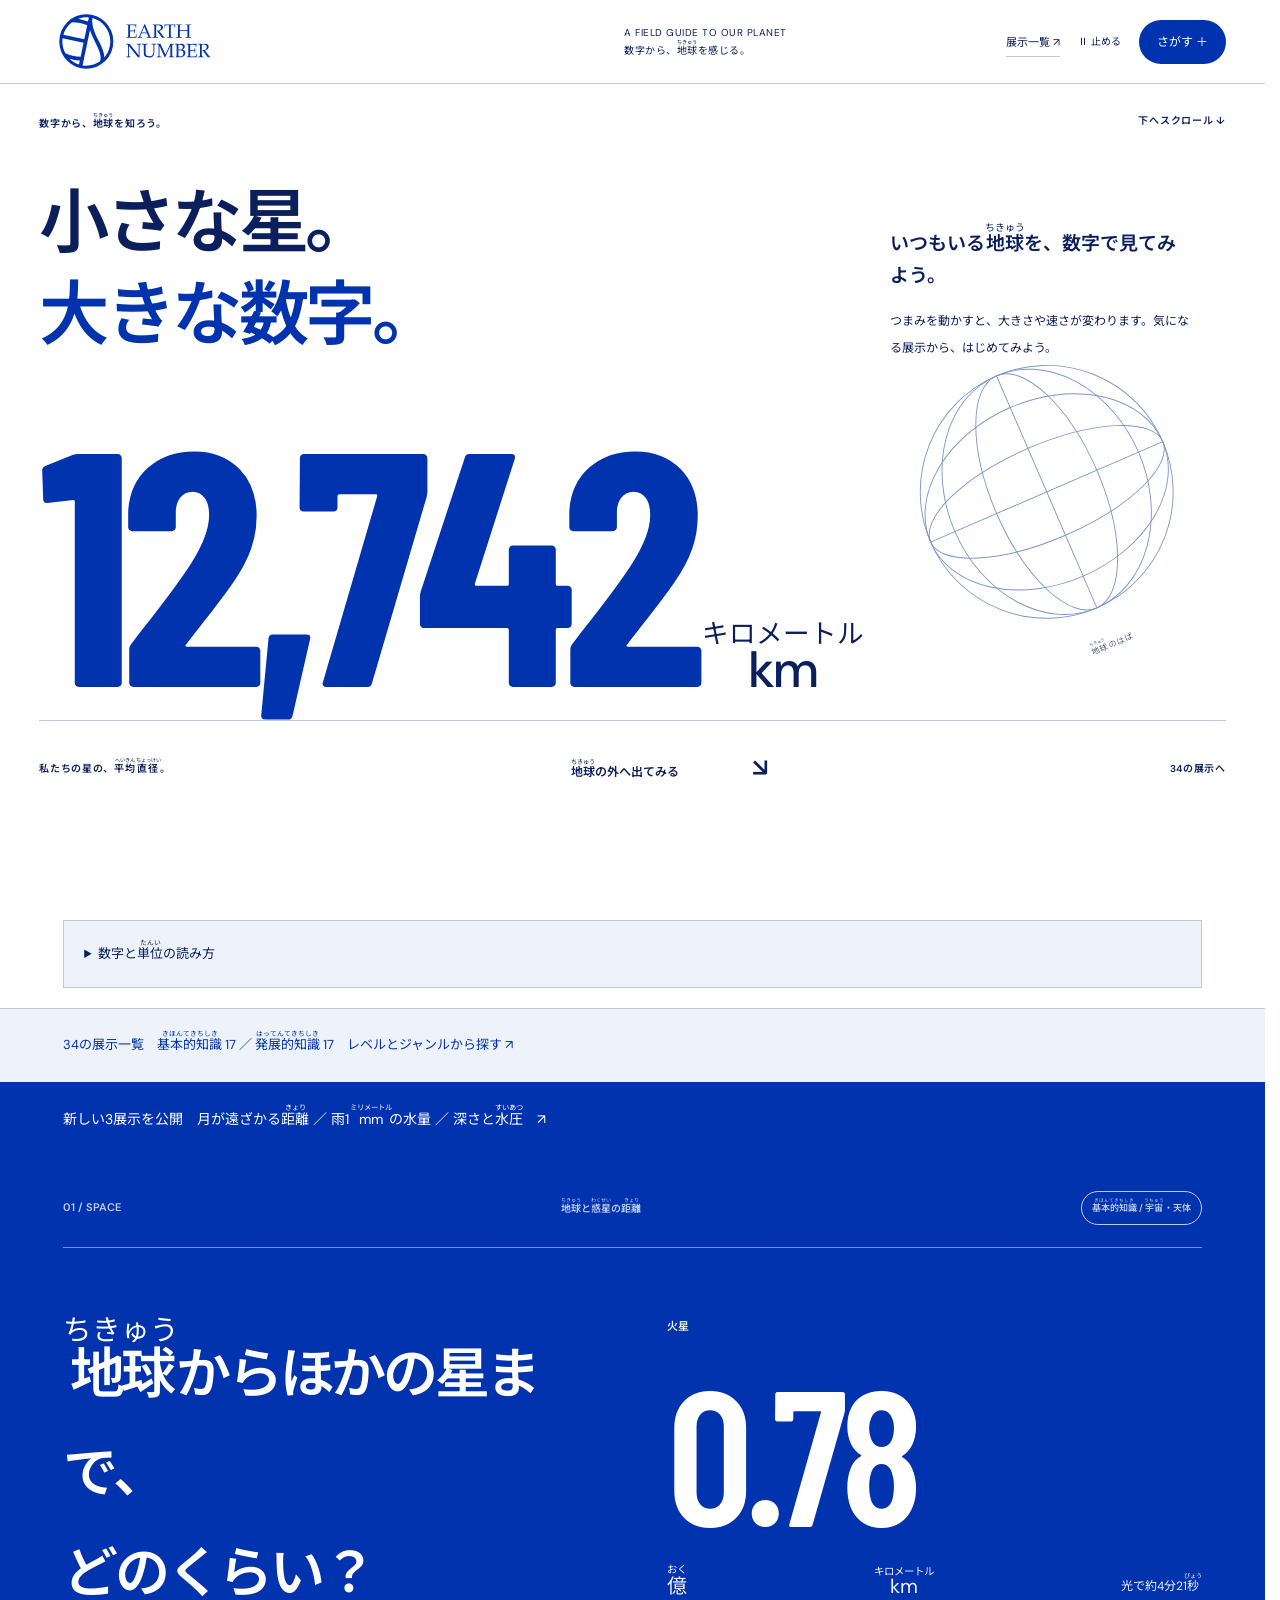
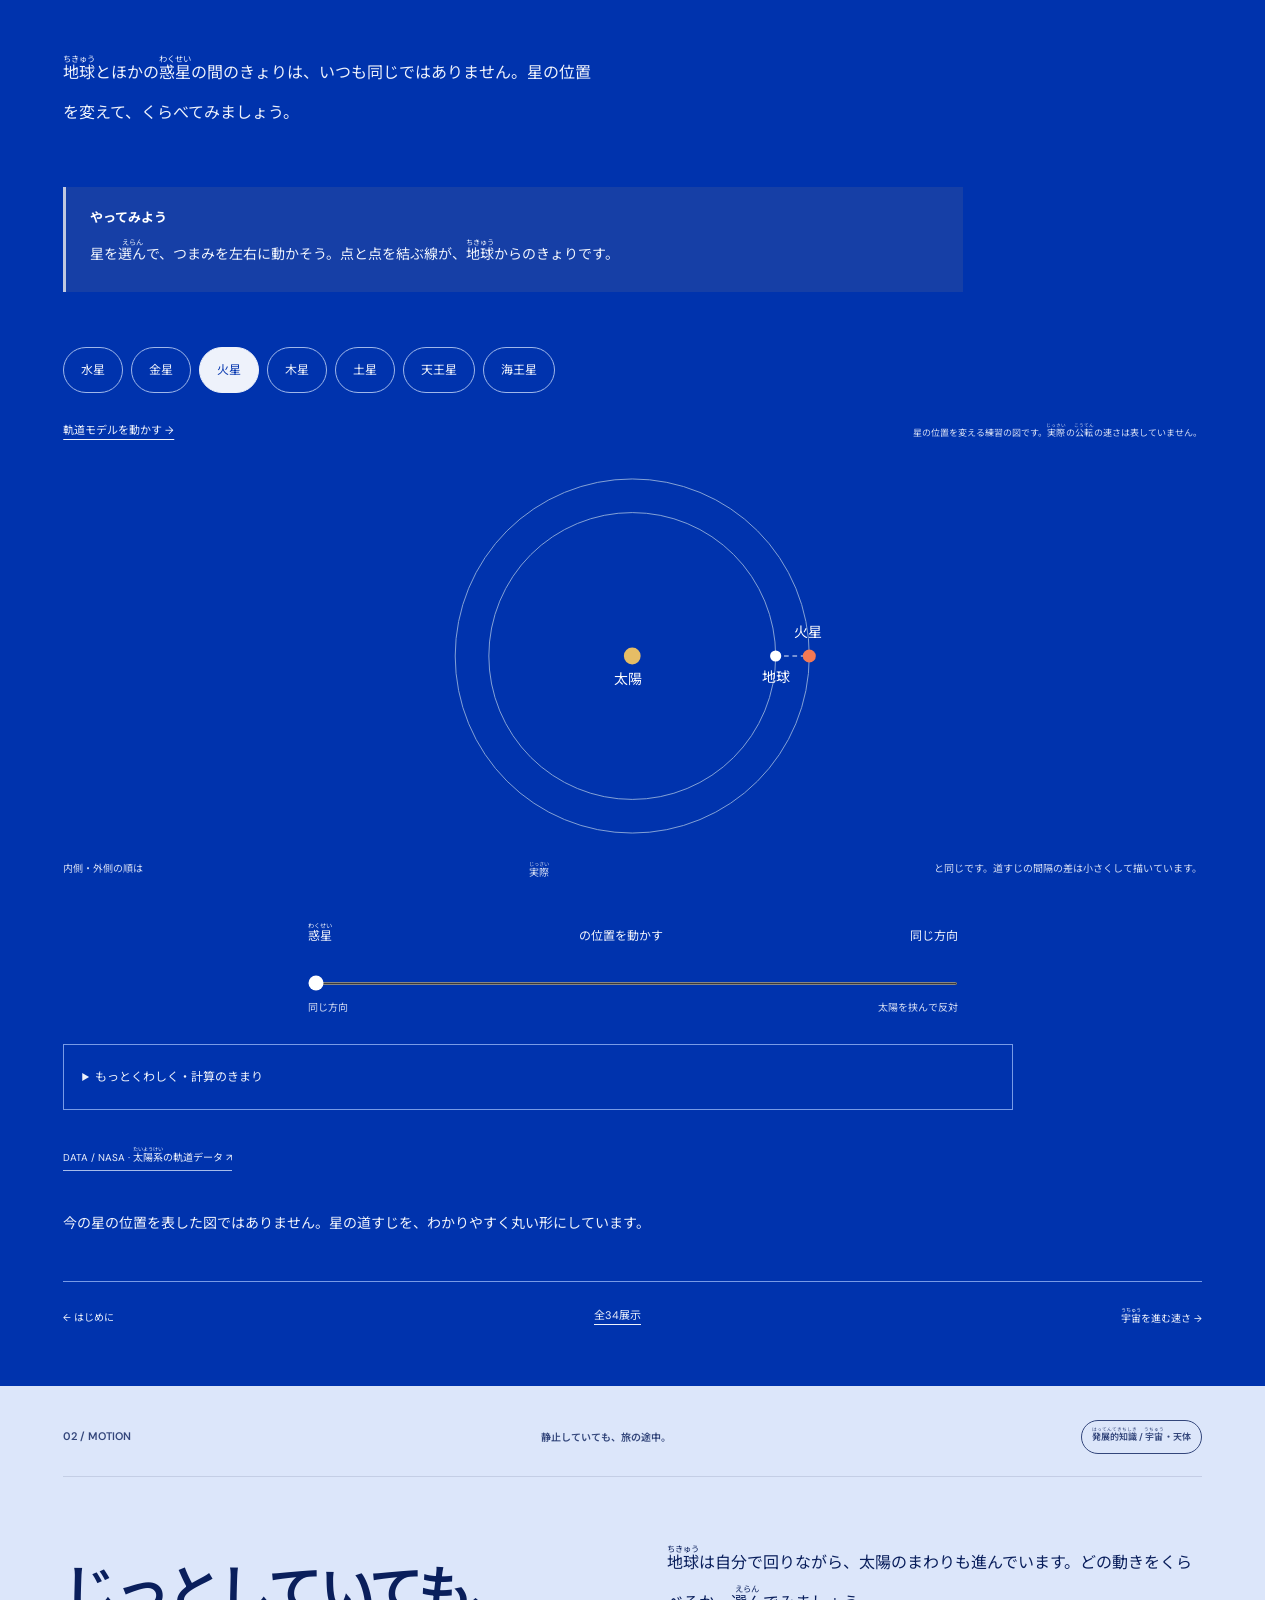
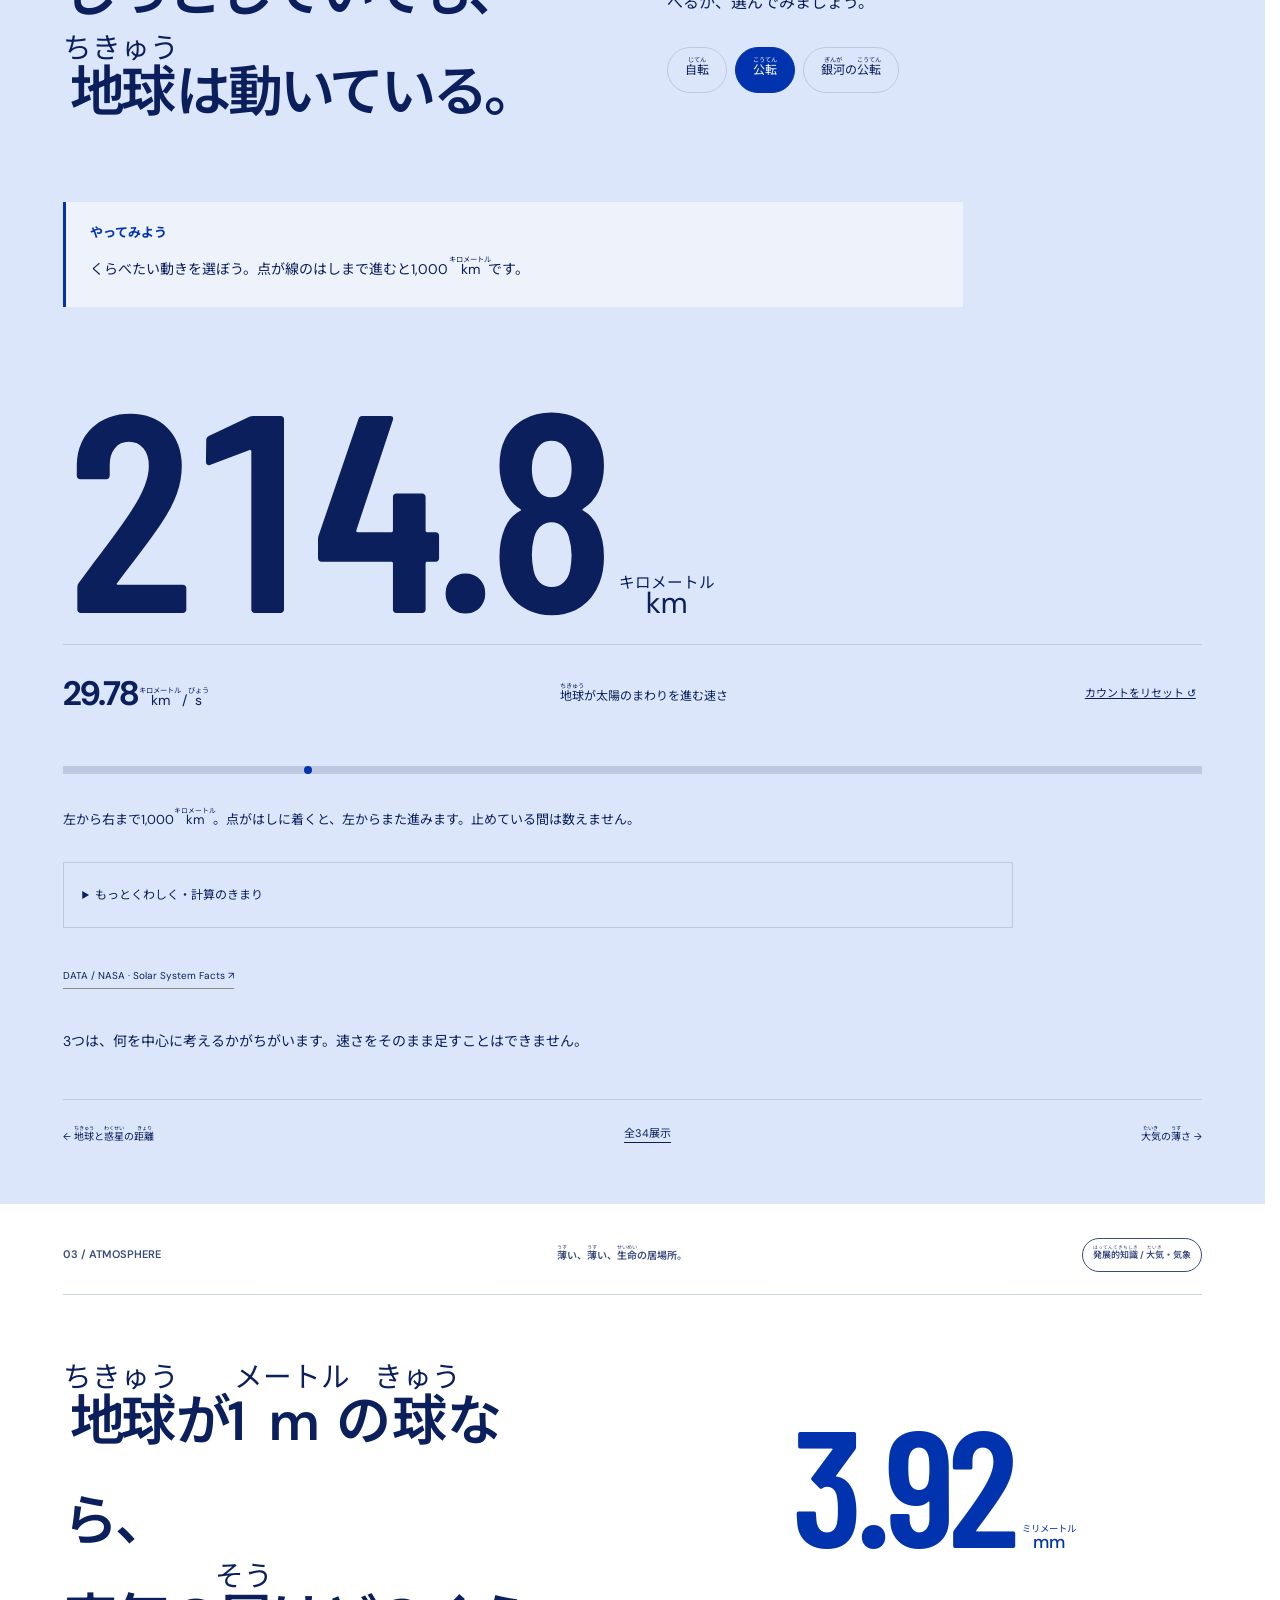
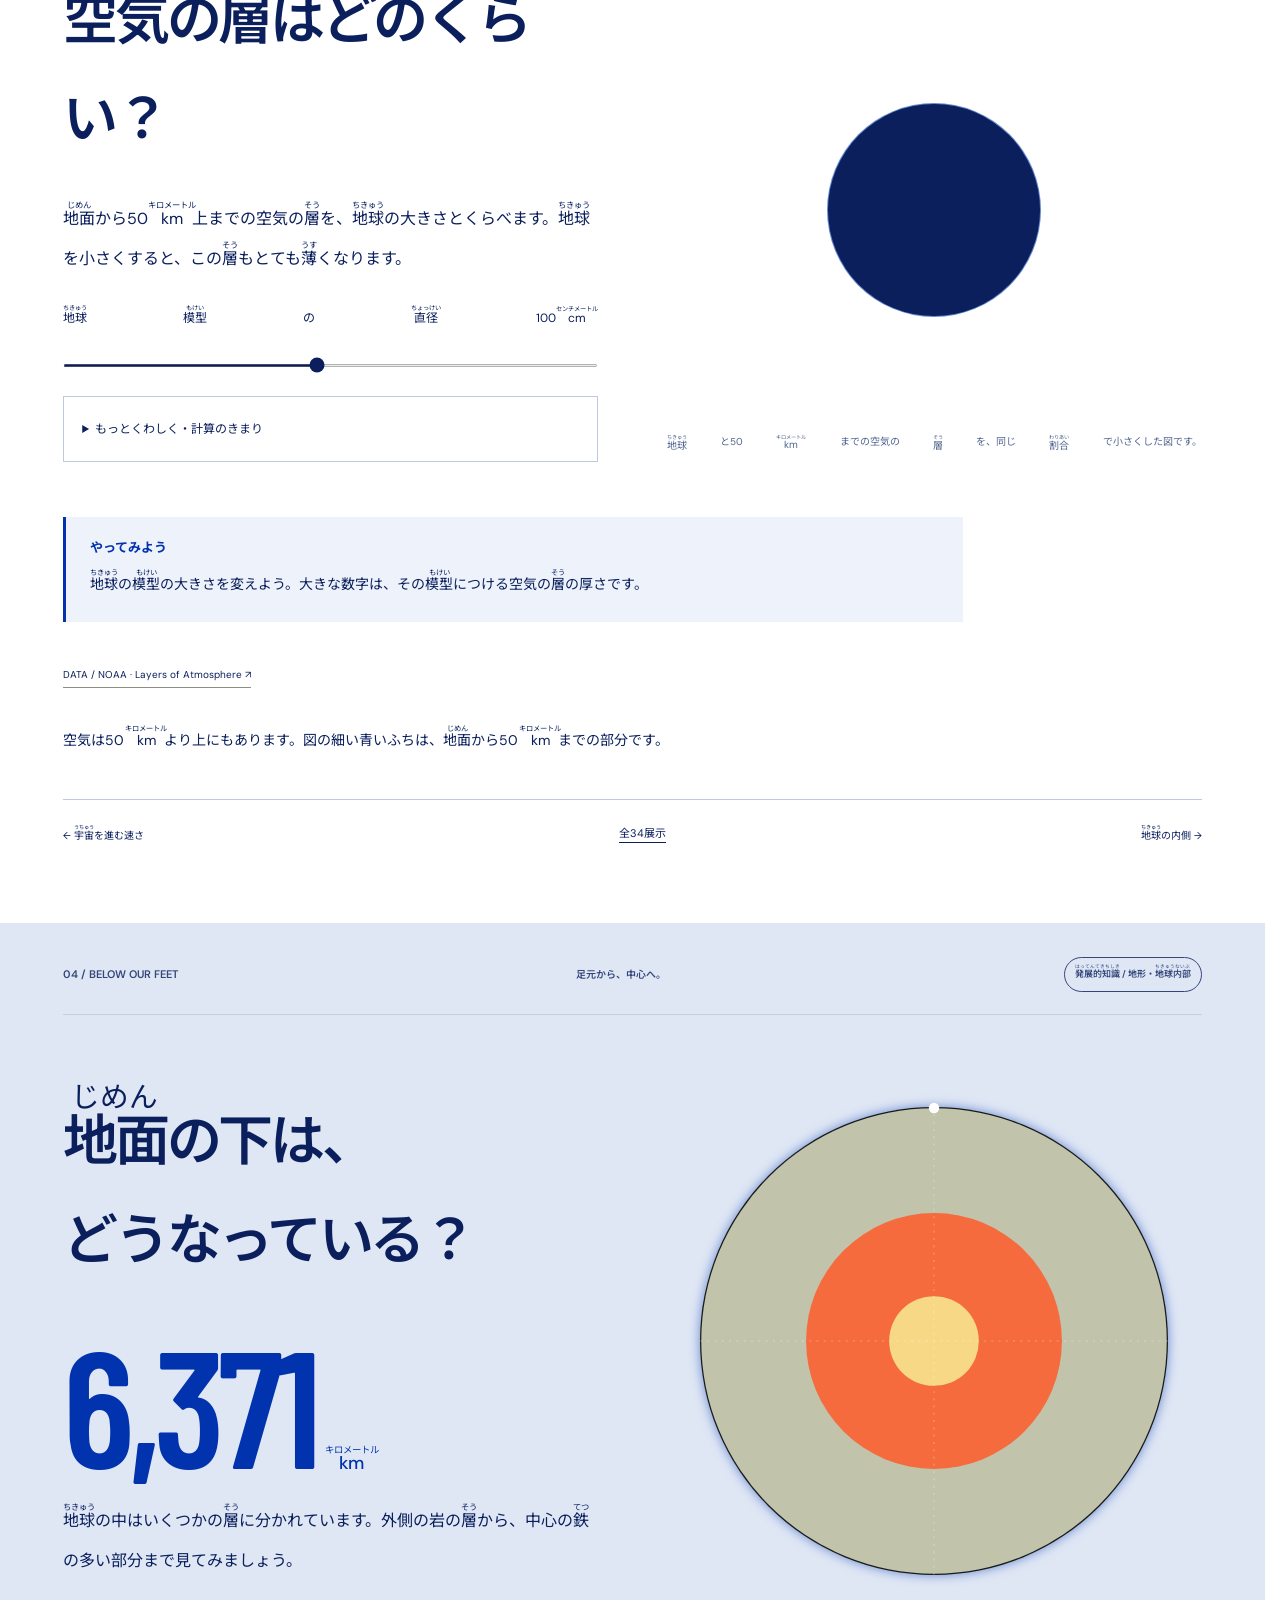
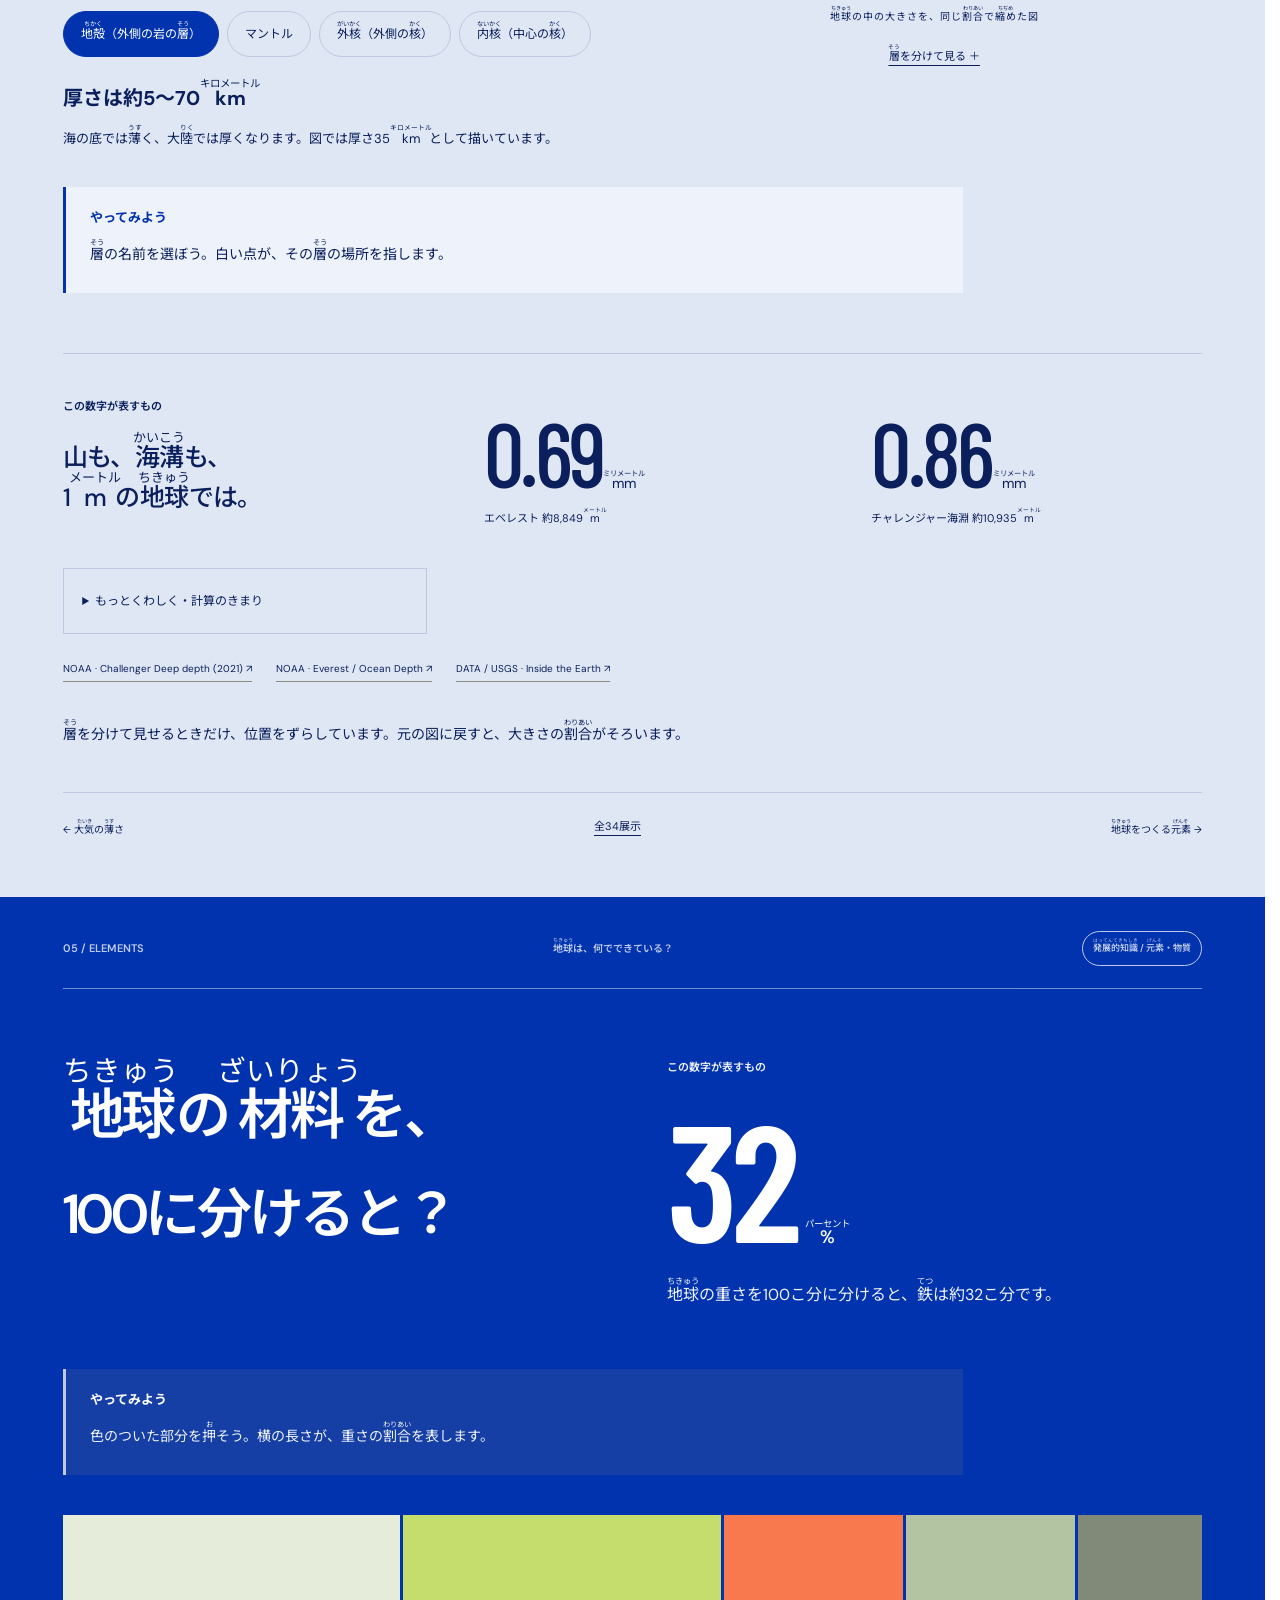
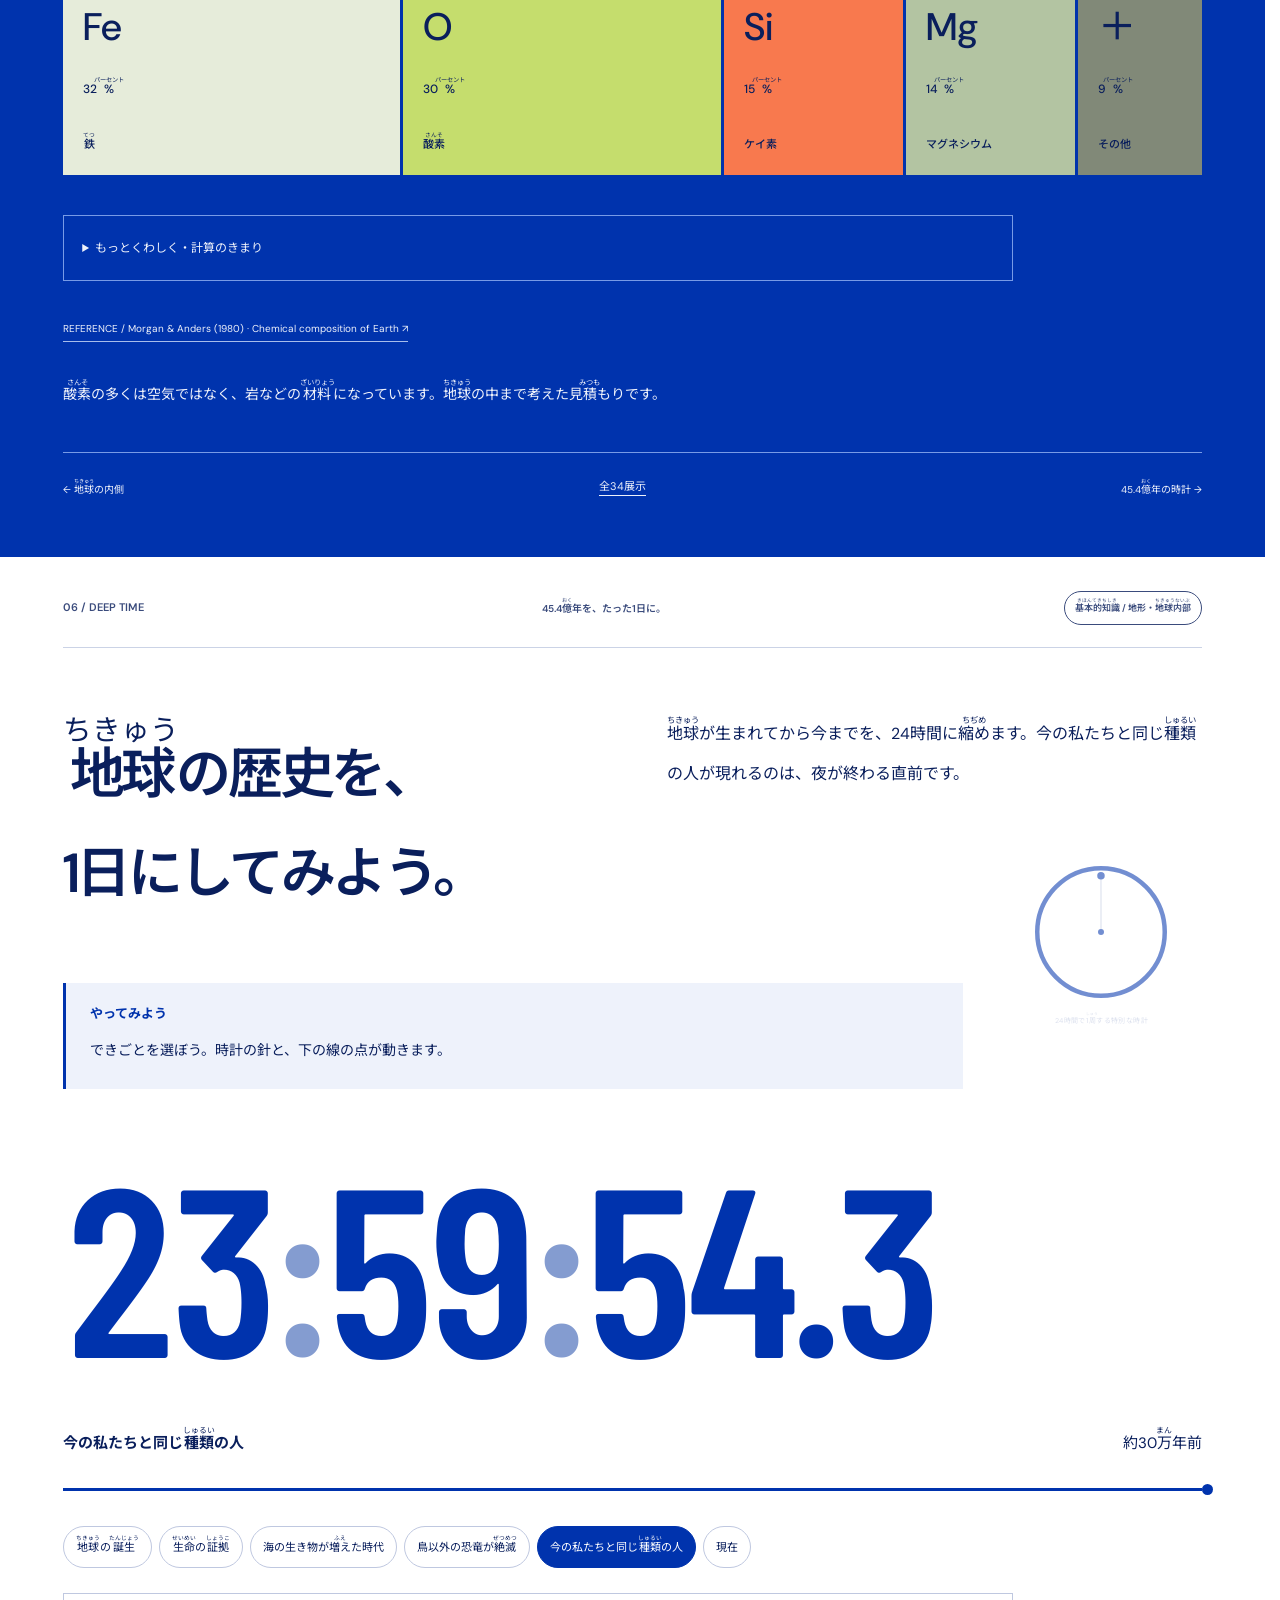
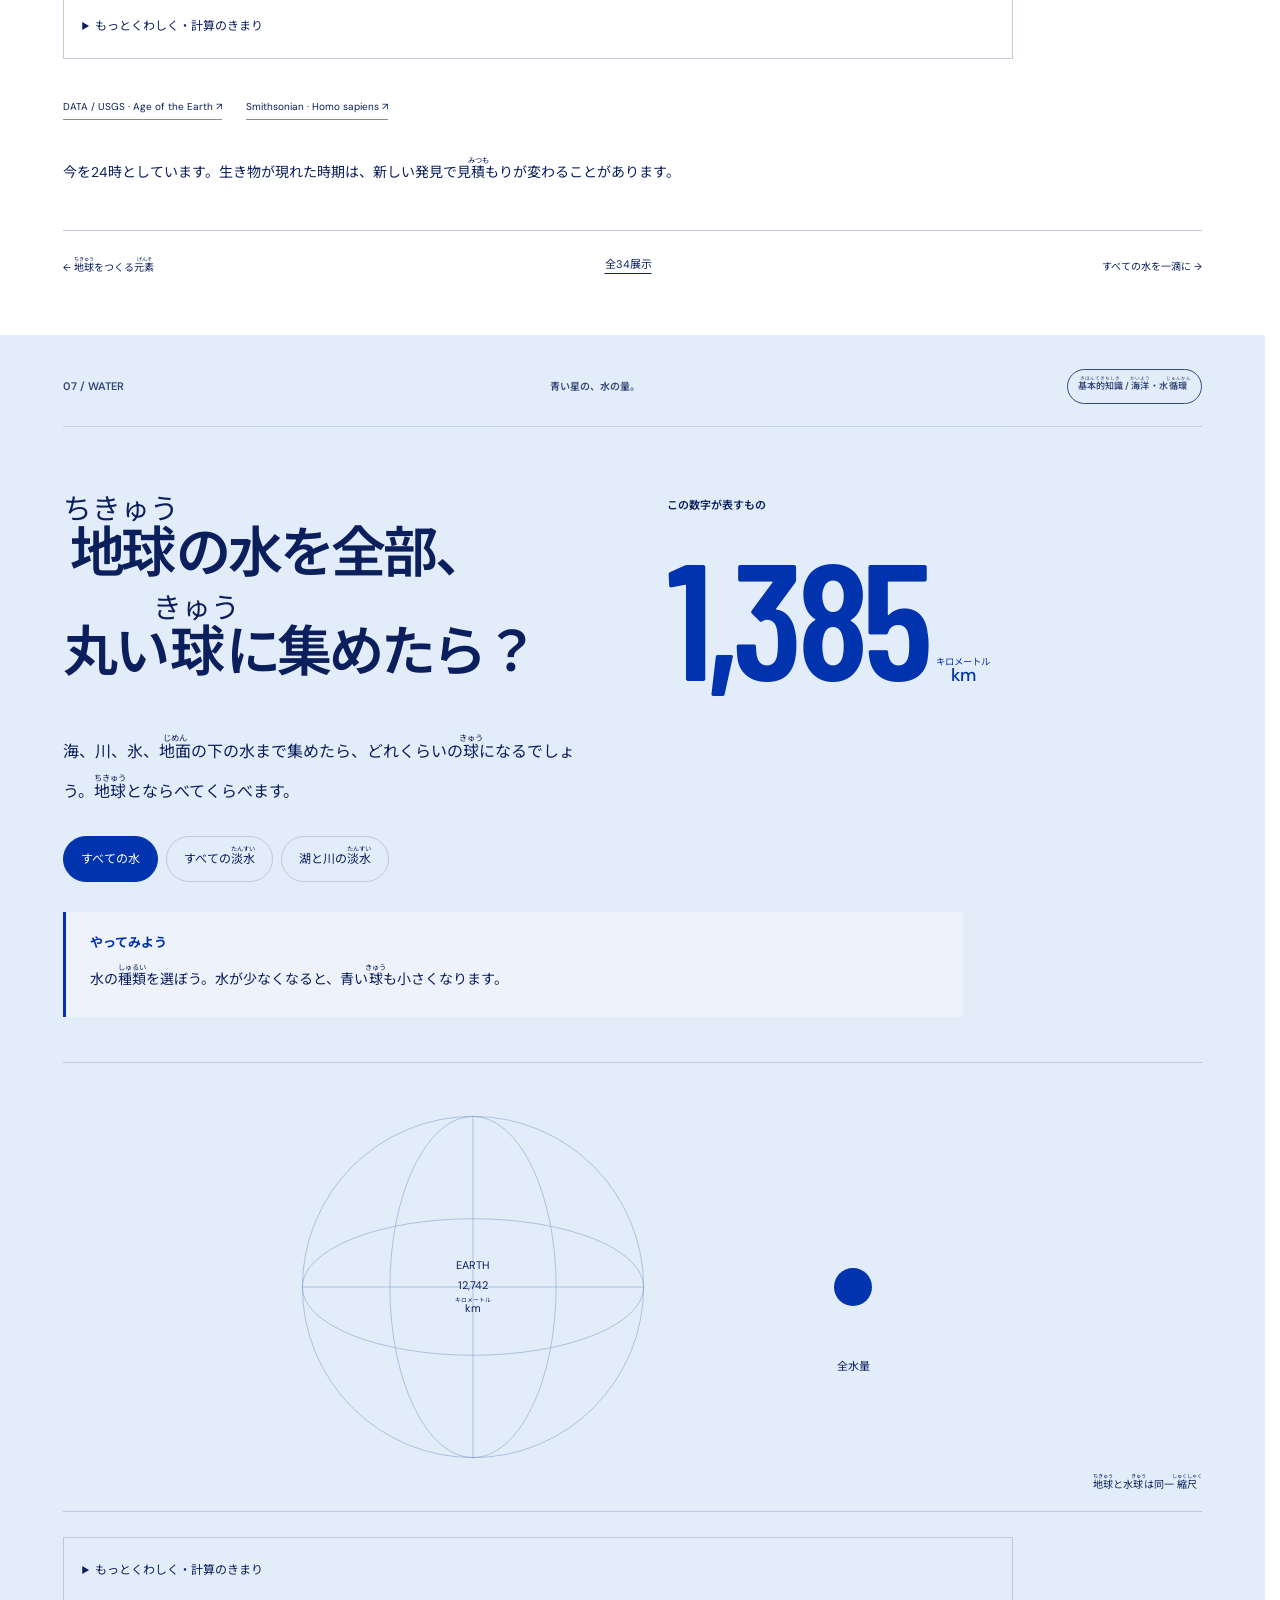
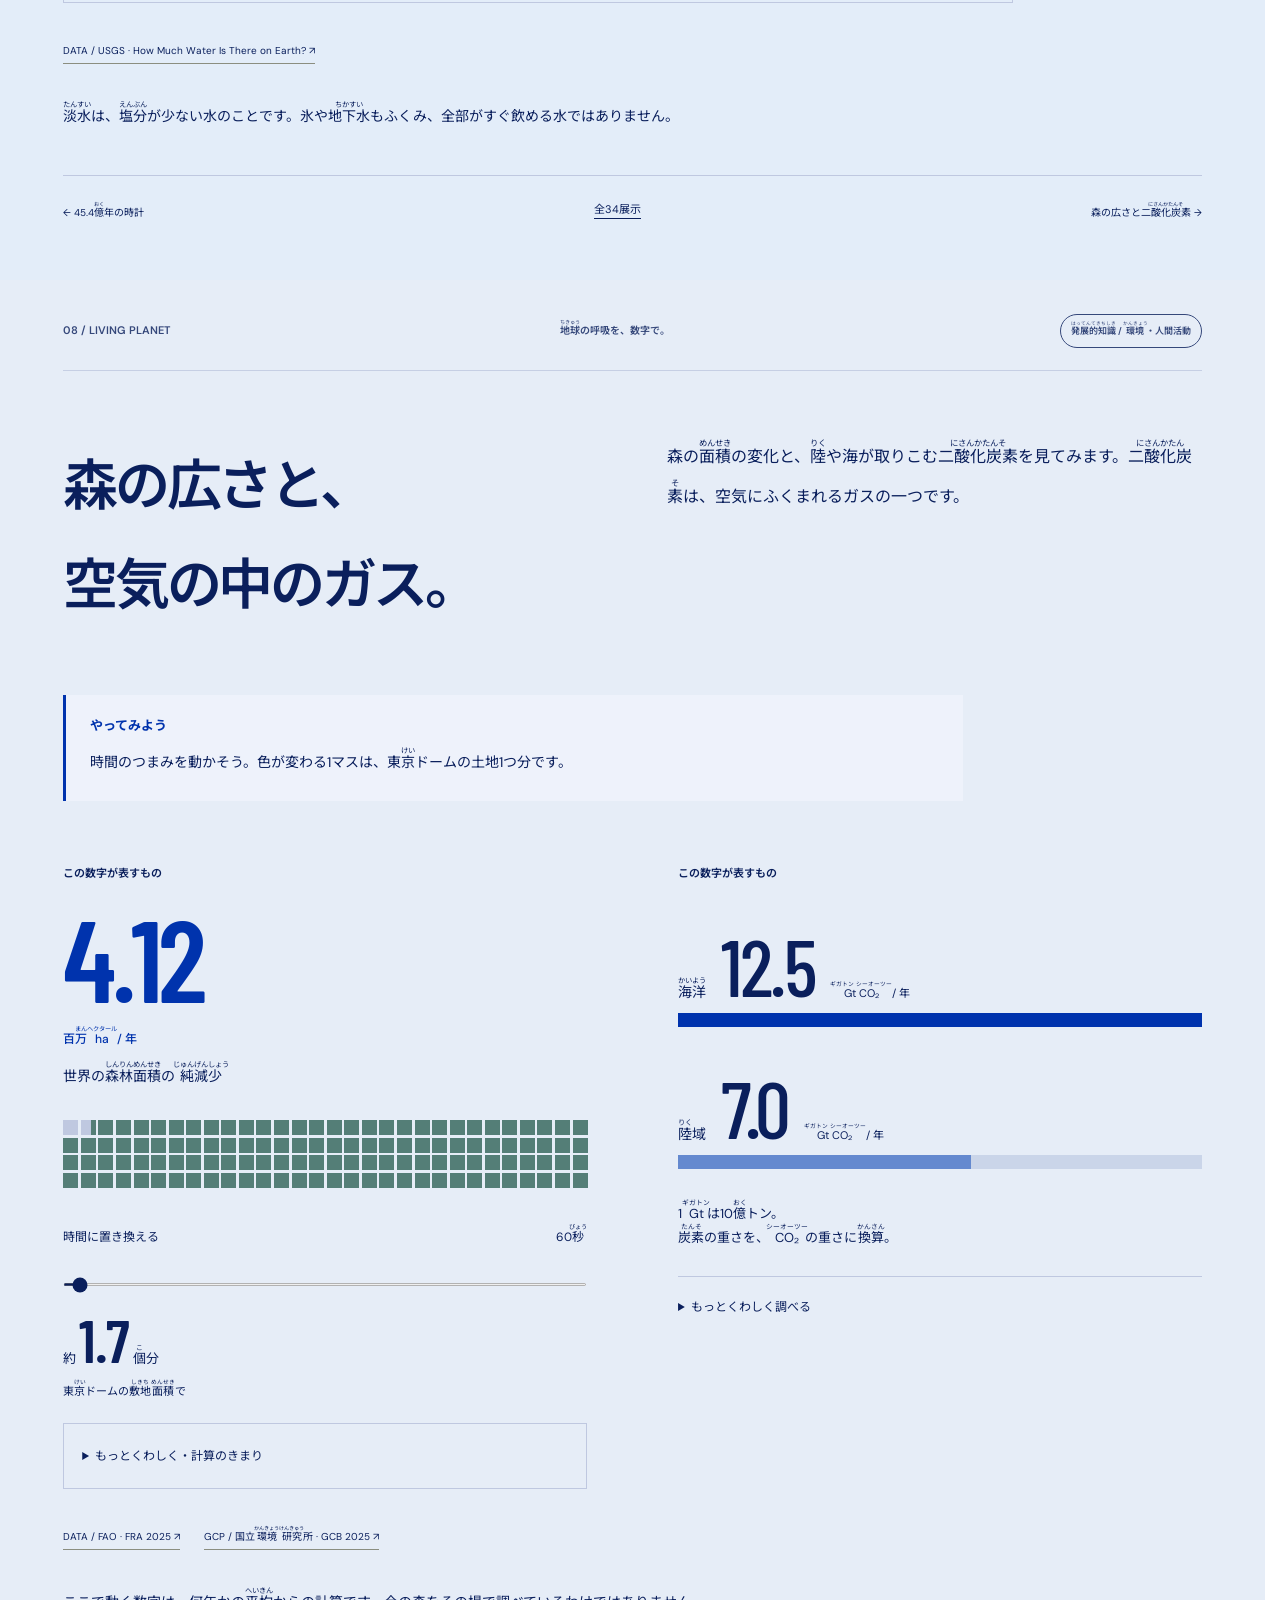
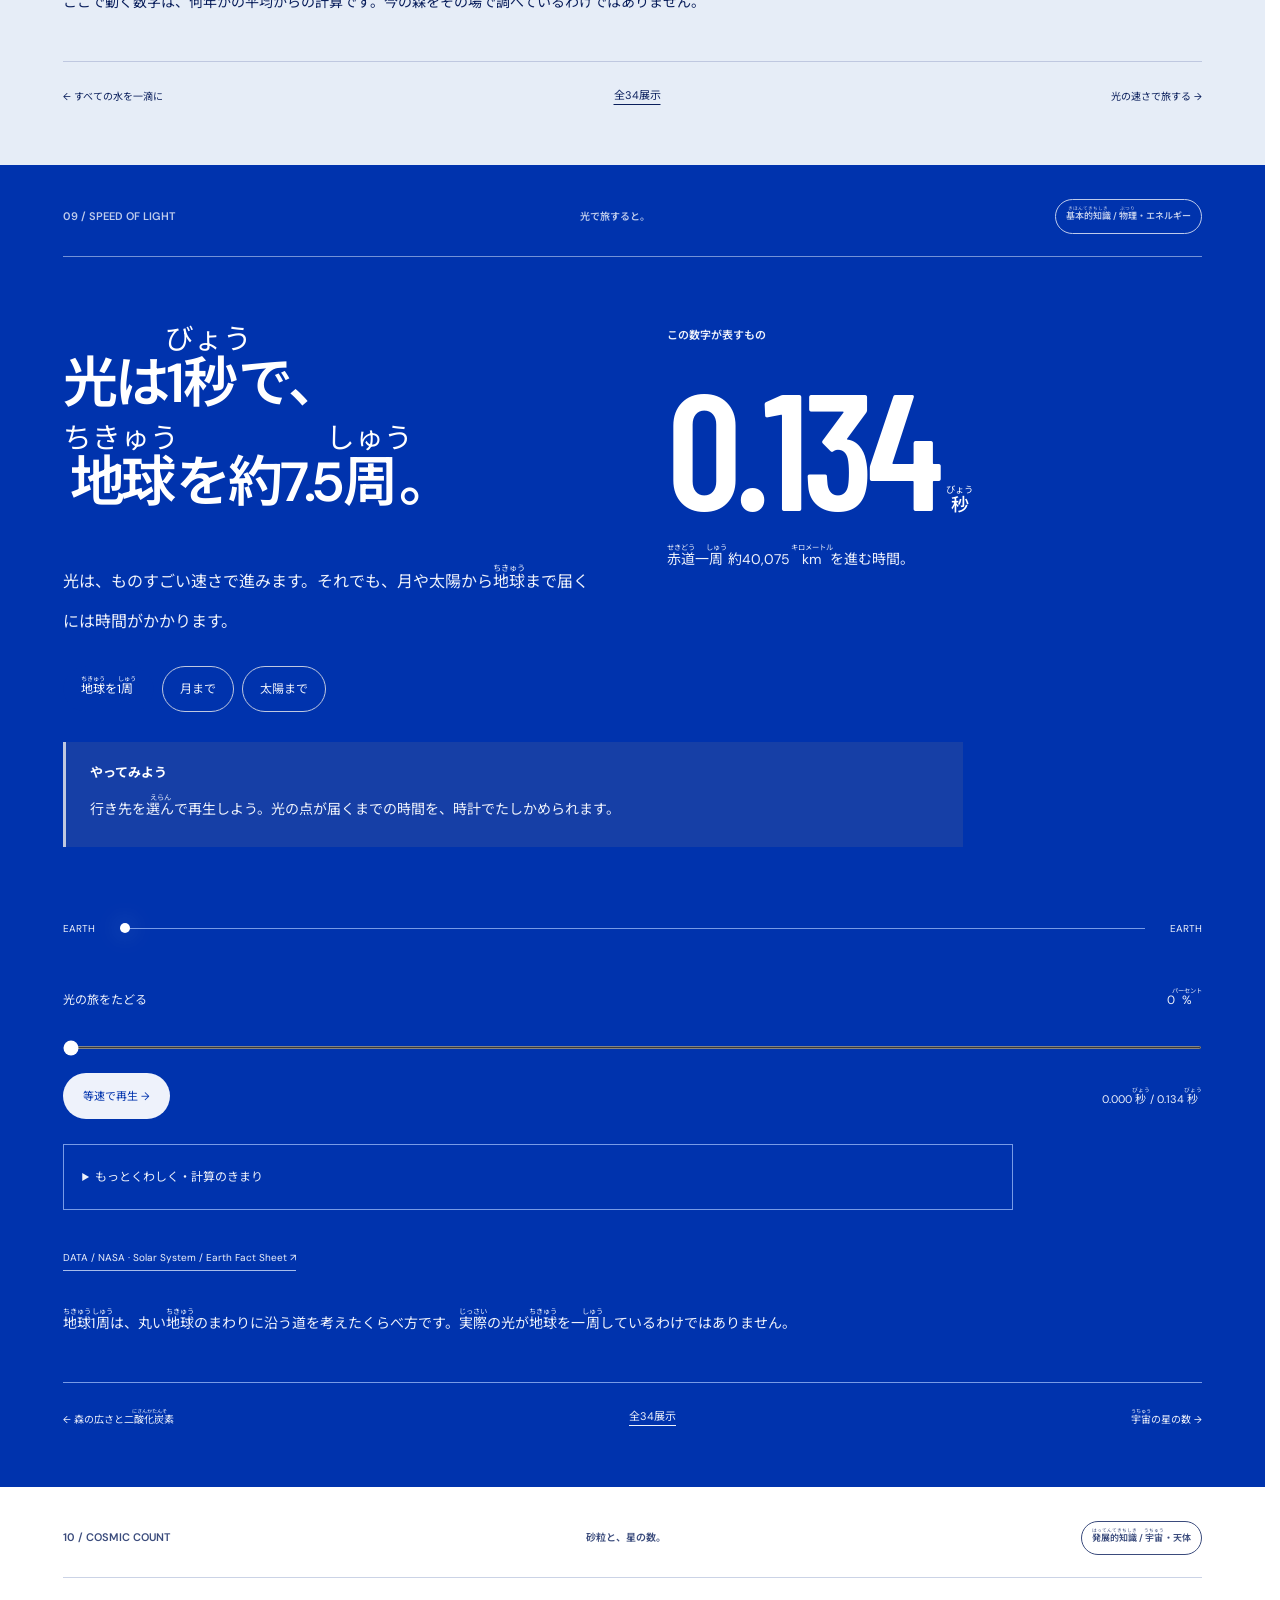
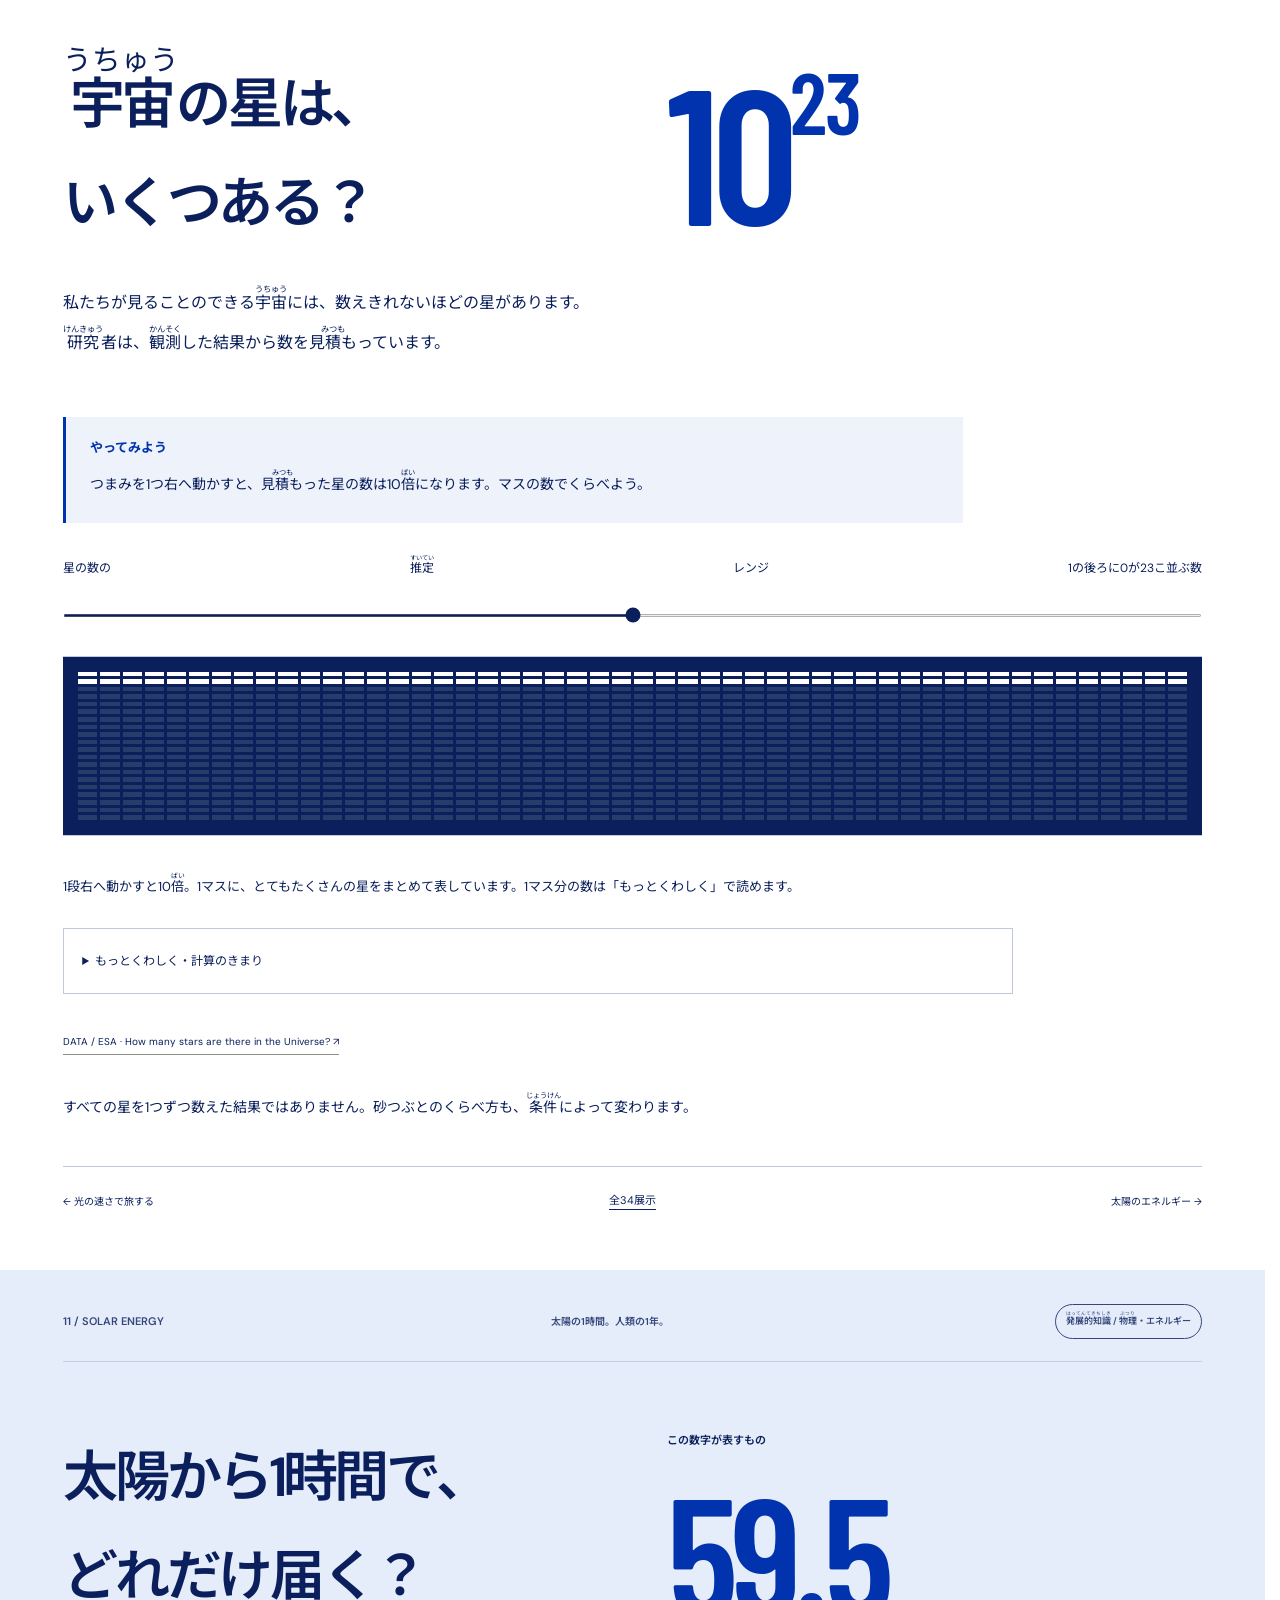
<file: index.html>
<!DOCTYPE html>

<html lang="ja"><head><meta charset="utf-8"/><meta content="width=device-width,initial-scale=1" name="viewport"/><meta content="#0033AD" name="theme-color"/><title>Earth Number｜地球の数字を動かして体感する34の展示</title><meta content="地球の直径12,742km、45.4億年、鉄の質量。宇宙・大気・海・生命の34テーマを、動く図形と大きな数字で体感。NASA・USGSなどの出典と推定条件を掲載。" name="description"/><meta content="Earth Number｜地球の数字を動かして体感する34の展示" property="og:title"/><meta content="地球の直径12,742km、45.4億年、鉄の質量。宇宙・大気・海・生命の34テーマを、動く図形と大きな数字で体感。NASA・USGSなどの出典と推定条件を掲載。" property="og:description"/><meta content="website" property="og:type"/><link href="style.css?v=20261024-2" rel="stylesheet"/><link href="https://djnaoyaman.github.io/earthnumber/" rel="canonical"/><meta content="https://djnaoyaman.github.io/earthnumber/" property="og:url"/><meta content="https://djnaoyaman.github.io/earthnumber/assets/og-earth-number.png?v=20261031-c" property="og:image"/><meta content="1200" property="og:image:width"/><meta content="630" property="og:image:height"/><meta content="summary_large_image" name="twitter:card"/><meta content="宮崎直哉" name="author"/><meta content="index,follow,max-image-preview:large,max-snippet:-1,max-video-preview:-1" name="robots"/><meta content="light" name="color-scheme"/><meta content="strict-origin-when-cross-origin" name="referrer"/><meta content="Earth Number" name="application-name"/><meta content="Earth Number" name="apple-mobile-web-app-title"/><meta content="telephone=no" name="format-detection"/><meta content="Earth Number" property="og:site_name"/><meta content="ja_JP" property="og:locale"/><meta content="https://djnaoyaman.github.io/earthnumber/assets/og-earth-number.png?v=20261031-c" property="og:image:secure_url"/><meta content="image/png" property="og:image:type"/><meta content="EとNを球体に組み合わせたEarth Numberのロゴと、平均直径12,742kmを示す青い数字。" property="og:image:alt"/><meta content="Earth Number｜地球の数字を動かして体感する34の展示" name="twitter:title"/><meta content="地球の直径12,742km、45.4億年、鉄の質量。宇宙・大気・海・生命の34テーマを、動く図形と大きな数字で体感。NASA・USGSなどの出典と推定条件を掲載。" name="twitter:description"/><meta content="https://djnaoyaman.github.io/earthnumber/assets/og-earth-number.png?v=20261031-c" name="twitter:image"/><meta content="Earth NumberのENシンボルと平均直径12,742km。" name="twitter:image:alt"/><link href="favicon.ico?v=20261031-c" rel="icon" sizes="any"/><link href="icon.svg?v=20261031-c" rel="icon" type="image/svg+xml"/><link href="assets/icon-32.png?v=20261031-c" rel="icon" sizes="32x32" type="image/png"/><link href="assets/icon-16.png?v=20261031-c" rel="icon" sizes="16x16" type="image/png"/><link href="assets/icon-180.png?v=20261031-c" rel="apple-touch-icon" sizes="180x180"/><link href="assets/icon-167.png?v=20261031-c" rel="apple-touch-icon" sizes="167x167"/><link href="assets/icon-152.png?v=20261031-c" rel="apple-touch-icon" sizes="152x152"/><link href="site.webmanifest?v=20261031-c" rel="manifest"/><script type="application/ld+json">{"@context":"https://schema.org","@graph":[{"@type":"WebSite","@id":"https://djnaoyaman.github.io/earthnumber/#website","url":"https://djnaoyaman.github.io/earthnumber/","name":"Earth Number","alternateName":"アースナンバー","inLanguage":"ja","description":"自然科学の数字を動かして体感する地球のインタラクティブ・アトラス。","creator":{"@id":"https://djnaoyaman.github.io/earthnumber/author.html#person"}},{"@type":"Person","@id":"https://djnaoyaman.github.io/earthnumber/author.html#person","name":"宮崎直哉","alternateName":["MIYAZAKI Naoya","DJ Naoyaman"],"url":"https://djnaoyaman.github.io/earthnumber/author.html","sameAs":["https://github.com/djnaoyaman"]},{"@type":"CollectionPage","@id":"https://djnaoyaman.github.io/earthnumber/#page","url":"https://djnaoyaman.github.io/earthnumber/","name":"Earth Number｜地球の数字を動かして体感する34の展示","description":"地球の直径12,742km、45.4億年、鉄の質量。宇宙・大気・海・生命の34テーマを、動く図形と大きな数字で体感。NASA・USGSなどの出典と推定条件を掲載。","inLanguage":"ja","isPartOf":{"@id":"https://djnaoyaman.github.io/earthnumber/#website"},"dateModified":"2026-11-01","mainEntity":{"@type":"ItemList","numberOfItems":34,"itemListElement":[{"@type":"ListItem","position":1,"item":{"@type":"LearningResource","@id":"https://djnaoyaman.github.io/earthnumber/#distance","url":"https://djnaoyaman.github.io/earthnumber/#distance","name":"地球からほかの星まで、どのくらい？","description":"地球とほかの惑星の間のきょりは、いつも同じではありません。星の位置を変えて、くらべてみましょう。","inLanguage":"ja","learningResourceType":"Interactive visualization","educationalUse":"Exploration","isAccessibleForFree":true,"dateModified":"2026-10-24"}},{"@type":"ListItem","position":2,"item":{"@type":"LearningResource","@id":"https://djnaoyaman.github.io/earthnumber/#motion","url":"https://djnaoyaman.github.io/earthnumber/#motion","name":"じっとしていても、地球は動いている。","description":"地球は自分で回りながら、太陽のまわりも進んでいます。どの動きをくらべるか、選んでみましょう。","inLanguage":"ja","learningResourceType":"Interactive visualization","educationalUse":"Exploration","isAccessibleForFree":true,"dateModified":"2026-10-24"}},{"@type":"ListItem","position":3,"item":{"@type":"LearningResource","@id":"https://djnaoyaman.github.io/earthnumber/#atmosphere","url":"https://djnaoyaman.github.io/earthnumber/#atmosphere","name":"地球が1 mの球なら、空気の層はどのくらい？","description":"地面から50 km上までの空気の層を、地球の大きさとくらべます。地球を小さくすると、この層もとても薄くなります。","inLanguage":"ja","learningResourceType":"Interactive visualization","educationalUse":"Exploration","isAccessibleForFree":true,"dateModified":"2026-10-24"}},{"@type":"ListItem","position":4,"item":{"@type":"LearningResource","@id":"https://djnaoyaman.github.io/earthnumber/#inside","url":"https://djnaoyaman.github.io/earthnumber/#inside","name":"地面の下は、どうなっている？","description":"地球の中はいくつかの層に分かれています。外側の岩の層から、中心の鉄の多い部分まで見てみましょう。","inLanguage":"ja","learningResourceType":"Interactive visualization","educationalUse":"Exploration","isAccessibleForFree":true,"dateModified":"2026-10-24"}},{"@type":"ListItem","position":5,"item":{"@type":"LearningResource","@id":"https://djnaoyaman.github.io/earthnumber/#elements","url":"https://djnaoyaman.github.io/earthnumber/#elements","name":"地球の材料を、100に分けると？","description":"地球をつくる材料を、重さでくらべます。鉄と酸素を合わせると、全体の半分より多くなります。","inLanguage":"ja","learningResourceType":"Interactive visualization","educationalUse":"Exploration","isAccessibleForFree":true,"dateModified":"2026-10-24"}},{"@type":"ListItem","position":6,"item":{"@type":"LearningResource","@id":"https://djnaoyaman.github.io/earthnumber/#time","url":"https://djnaoyaman.github.io/earthnumber/#time","name":"地球の歴史を、1日にしてみよう。","description":"地球が生まれてから今までを、24時間に縮めます。今の私たちと同じ種類の人が現れるのは、夜が終わる直前です。","inLanguage":"ja","learningResourceType":"Interactive visualization","educationalUse":"Exploration","isAccessibleForFree":true,"dateModified":"2026-10-24"}},{"@type":"ListItem","position":7,"item":{"@type":"LearningResource","@id":"https://djnaoyaman.github.io/earthnumber/#water","url":"https://djnaoyaman.github.io/earthnumber/#water","name":"地球の水を全部、丸い球に集めたら？","description":"海、川、氷、地面の下の水まで集めたら、どれくらいの球になるでしょう。地球とならべてくらべます。","inLanguage":"ja","learningResourceType":"Interactive visualization","educationalUse":"Exploration","isAccessibleForFree":true,"dateModified":"2026-10-24"}},{"@type":"ListItem","position":8,"item":{"@type":"LearningResource","@id":"https://djnaoyaman.github.io/earthnumber/#cycles","url":"https://djnaoyaman.github.io/earthnumber/#cycles","name":"森の広さと、空気の中のガス。","description":"森の面積の変化と、陸や海が取りこむ二酸化炭素を見てみます。二酸化炭素は、空気にふくまれるガスの一つです。","inLanguage":"ja","learningResourceType":"Interactive visualization","educationalUse":"Exploration","isAccessibleForFree":true,"dateModified":"2026-10-24"}},{"@type":"ListItem","position":9,"item":{"@type":"LearningResource","@id":"https://djnaoyaman.github.io/earthnumber/#light","url":"https://djnaoyaman.github.io/earthnumber/#light","name":"光は1秒で、地球を約7.5周。","description":"光は、ものすごい速さで進みます。それでも、月や太陽から地球まで届くには時間がかかります。","inLanguage":"ja","learningResourceType":"Interactive visualization","educationalUse":"Exploration","isAccessibleForFree":true,"dateModified":"2026-10-24"}},{"@type":"ListItem","position":10,"item":{"@type":"LearningResource","@id":"https://djnaoyaman.github.io/earthnumber/#stars","url":"https://djnaoyaman.github.io/earthnumber/#stars","name":"宇宙の星は、いくつある？","description":"私たちが見ることのできる宇宙には、数えきれないほどの星があります。研究者は、観測した結果から数を見積もっています。","inLanguage":"ja","learningResourceType":"Interactive visualization","educationalUse":"Exploration","isAccessibleForFree":true,"dateModified":"2026-10-24"}},{"@type":"ListItem","position":11,"item":{"@type":"LearningResource","@id":"https://djnaoyaman.github.io/earthnumber/#solar","url":"https://djnaoyaman.github.io/earthnumber/#solar","name":"太陽から1時間で、どれだけ届く？","description":"地球には太陽から光のエネルギーが届きます。その量を、人間が1年に使ったエネルギーとくらべます。","inLanguage":"ja","learningResourceType":"Interactive visualization","educationalUse":"Exploration","isAccessibleForFree":true,"dateModified":"2026-10-24"}},{"@type":"ListItem","position":12,"item":{"@type":"LearningResource","@id":"https://djnaoyaman.github.io/earthnumber/#lightning","url":"https://djnaoyaman.github.io/earthnumber/#lightning","name":"世界では1秒に、約44回の雷。","description":"雲の中で光る雷も、地面につながる雷もあります。世界で起きる回数の平均を、時間に合わせて数えます。","inLanguage":"ja","learningResourceType":"Interactive visualization","educationalUse":"Exploration","isAccessibleForFree":true,"dateModified":"2026-10-24"}},{"@type":"ListItem","position":13,"item":{"@type":"LearningResource","@id":"https://djnaoyaman.github.io/earthnumber/#quake","url":"https://djnaoyaman.github.io/earthnumber/#quake","name":"地震の数字が2ちがうと、エネルギーは約1,000倍。","description":"地震そのものの大きさを表す数字を、マグニチュードといいます。数字が少し変わるだけで、出るエネルギーは大きく変わります。","inLanguage":"ja","learningResourceType":"Interactive visualization","educationalUse":"Exploration","isAccessibleForFree":true,"dateModified":"2026-10-24"}},{"@type":"ListItem","position":14,"item":{"@type":"LearningResource","@id":"https://djnaoyaman.github.io/earthnumber/#airmass","url":"https://djnaoyaman.github.io/earthnumber/#airmass","name":"見えない空気にも、重さがある。","description":"空気は目に見えませんが、重さがあります。地球を包む空気を全部合わせると、とても大きな数字になります。","inLanguage":"ja","learningResourceType":"Interactive visualization","educationalUse":"Exploration","isAccessibleForFree":true,"dateModified":"2026-10-24"}},{"@type":"ListItem","position":15,"item":{"@type":"LearningResource","@id":"https://djnaoyaman.github.io/earthnumber/#dna","url":"https://djnaoyaman.github.io/earthnumber/#dna","name":"体の中のDNAを、長いひもにしたら？","description":"DNAは、生き物の体をつくる情報をもつ物質です。1つの細胞に入るDNAをのばして、たくさんつないだ長さを考えます。","inLanguage":"ja","learningResourceType":"Interactive visualization","educationalUse":"Exploration","isAccessibleForFree":true,"dateModified":"2026-10-24"}},{"@type":"ListItem","position":16,"item":{"@type":"LearningResource","@id":"https://djnaoyaman.github.io/earthnumber/#mammals","url":"https://djnaoyaman.github.io/earthnumber/#mammals","name":"人と家畜と野生の動物、重さでくらべると？","description":"人、牛やぶたなどの家畜、野生のほ乳類をくらべます。ほ乳類は、母乳で子を育てる仲間です。","inLanguage":"ja","learningResourceType":"Interactive visualization","educationalUse":"Exploration","isAccessibleForFree":true,"dateModified":"2026-10-24"}},{"@type":"ListItem","position":17,"item":{"@type":"LearningResource","@id":"https://djnaoyaman.github.io/earthnumber/#species","url":"https://djnaoyaman.github.io/earthnumber/#species","name":"まだ名前のついていない、生き物がたくさん。","description":"研究者は、まだ見つかっていない種類もふくめて、生き物の数を見積もっています。100マスに分けて、その割合を見てみましょう。","inLanguage":"ja","learningResourceType":"Interactive visualization","educationalUse":"Exploration","isAccessibleForFree":true,"dateModified":"2026-10-24"}},{"@type":"ListItem","position":18,"item":{"@type":"LearningResource","@id":"https://djnaoyaman.github.io/earthnumber/#humanmass","url":"https://djnaoyaman.github.io/earthnumber/#humanmass","name":"人がつくった物と、生き物の重さ。","description":"建物や道路など、人がつくった物を全部合わせた重さは、どれくらいでしょう。地球上の生き物の重さとくらべた研究があります。","inLanguage":"ja","learningResourceType":"Interactive visualization","educationalUse":"Exploration","isAccessibleForFree":true,"dateModified":"2026-10-24"}},{"@type":"ListItem","position":19,"item":{"@type":"LearningResource","@id":"https://djnaoyaman.github.io/earthnumber/#plastic","url":"https://djnaoyaman.github.io/earthnumber/#plastic","name":"1年分のプラスチックを、長いひもにしたら？","description":"世界で1年に使ったプラスチックを、すき間のないひもに作り直すと考えます。太さを変えると、長さはどう変わるでしょう。","inLanguage":"ja","learningResourceType":"Interactive visualization","educationalUse":"Exploration","isAccessibleForFree":true,"dateModified":"2026-10-24"}},{"@type":"ListItem","position":20,"item":{"@type":"LearningResource","@id":"https://djnaoyaman.github.io/earthnumber/#cloud","url":"https://djnaoyaman.github.io/earthnumber/#cloud","name":"ふわふわの雲にも、たくさんの水。","description":"雲は、とても小さな水のつぶなどが集まったものです。大きさを決めて、雲の中の水だけの重さを計算します。","inLanguage":"ja","learningResourceType":"Interactive visualization","educationalUse":"Exploration","isAccessibleForFree":true,"dateModified":"2026-10-24"}},{"@type":"ListItem","position":21,"item":{"@type":"LearningResource","@id":"https://djnaoyaman.github.io/earthnumber/#dust","url":"https://djnaoyaman.github.io/earthnumber/#dust","name":"宇宙から、小さなちりが地球に届いている。","description":"流れ星の材料になる小さなかけらなどが、毎日、地球へやってきます。その量を、経った時間でくらべます。","inLanguage":"ja","learningResourceType":"Interactive visualization","educationalUse":"Exploration","isAccessibleForFree":true,"dateModified":"2026-10-24"}},{"@type":"ListItem","position":22,"item":{"@type":"LearningResource","@id":"https://djnaoyaman.github.io/earthnumber/#rotation","url":"https://djnaoyaman.github.io/earthnumber/#rotation","name":"地球の1日は、少しずつ変わっている。","description":"地球の回り方は、長い時間で見ると変わっています。昔の日食の記録などから、1日の長さの変化を調べられます。","inLanguage":"ja","learningResourceType":"Interactive visualization","educationalUse":"Exploration","isAccessibleForFree":true,"dateModified":"2026-10-24"}},{"@type":"ListItem","position":23,"item":{"@type":"LearningResource","@id":"https://djnaoyaman.github.io/earthnumber/#seafloor","url":"https://djnaoyaman.github.io/earthnumber/#seafloor","name":"海の底の形は、どこまでわかった？","description":"船などを使って、海の底の高さや深さをくわしく測っています。調べ終わった面積の割合を見てみましょう。","inLanguage":"ja","learningResourceType":"Interactive visualization","educationalUse":"Exploration","isAccessibleForFree":true,"dateModified":"2026-10-24"}},{"@type":"ListItem","position":24,"item":{"@type":"LearningResource","@id":"https://djnaoyaman.github.io/earthnumber/#gold","url":"https://djnaoyaman.github.io/earthnumber/#gold","name":"1億トンの海水に、金が約1 g。","description":"海の水には、とても少ない量の金がとけています。大西洋などで調べた研究の例を見てみましょう。","inLanguage":"ja","learningResourceType":"Interactive visualization","educationalUse":"Exploration","isAccessibleForFree":true,"dateModified":"2026-10-24"}},{"@type":"ListItem","position":25,"item":{"@type":"LearningResource","@id":"https://djnaoyaman.github.io/earthnumber/#ridge","url":"https://djnaoyaman.github.io/earthnumber/#ridge","name":"海の底にも、長い山なみがある。","description":"海の底には、世界をつなぐように続く山なみがあります。その長さは、地球のまわりを1周するより長いのです。","inLanguage":"ja","learningResourceType":"Interactive visualization","educationalUse":"Exploration","isAccessibleForFree":true,"dateModified":"2026-10-24"}},{"@type":"ListItem","position":26,"item":{"@type":"LearningResource","@id":"https://djnaoyaman.github.io/earthnumber/#plates","url":"https://djnaoyaman.github.io/earthnumber/#plates","name":"地面の下の板は、ゆっくり動く。","description":"地球の表面には、プレートという大きな岩の板があります。1年に数cmほど動く速さを、長い時間で考えます。","inLanguage":"ja","learningResourceType":"Interactive visualization","educationalUse":"Exploration","isAccessibleForFree":true,"dateModified":"2026-10-24"}},{"@type":"ListItem","position":27,"item":{"@type":"LearningResource","@id":"https://djnaoyaman.github.io/earthnumber/#coreheat","url":"https://djnaoyaman.github.io/earthnumber/#coreheat","name":"地球の奥は、とても熱い。","description":"地球の中心に近い、鉄の多い部分の温度を調べた研究があります。太陽の表面と同じくらいの温度です。","inLanguage":"ja","learningResourceType":"Interactive visualization","educationalUse":"Exploration","isAccessibleForFree":true,"dateModified":"2026-10-24"}},{"@type":"ListItem","position":28,"item":{"@type":"LearningResource","@id":"https://djnaoyaman.github.io/earthnumber/#fungus","url":"https://djnaoyaman.github.io/earthnumber/#fungus","name":"地面の下で、つながるキノコ。","description":"キノコには、地面の下に細い糸のような部分を広げる仲間がいます。アメリカで見つかった、とても広い1つの個体の例です。","inLanguage":"ja","learningResourceType":"Interactive visualization","educationalUse":"Exploration","isAccessibleForFree":true,"dateModified":"2026-10-24"}},{"@type":"ListItem","position":29,"item":{"@type":"LearningResource","@id":"https://djnaoyaman.github.io/earthnumber/#ants","url":"https://djnaoyaman.github.io/earthnumber/#ants","name":"地球にはアリが、どのくらいいる？","description":"世界のアリの数を見積もると、約2京匹。人の数を決めて、1人あたり何匹になるか計算してみましょう。","inLanguage":"ja","learningResourceType":"Interactive visualization","educationalUse":"Exploration","isAccessibleForFree":true,"dateModified":"2026-10-24"}},{"@type":"ListItem","position":30,"item":{"@type":"LearningResource","@id":"https://djnaoyaman.github.io/earthnumber/#bacteria","url":"https://djnaoyaman.github.io/earthnumber/#bacteria","name":"体の中には、小さな細菌がいる。","description":"人の体には、たくさんの細胞があります。体の中などにいる細菌の数とくらべた研究を見てみましょう。","inLanguage":"ja","learningResourceType":"Interactive visualization","educationalUse":"Exploration","isAccessibleForFree":true,"dateModified":"2026-10-24"}},{"@type":"ListItem","position":31,"item":{"@type":"LearningResource","@id":"https://djnaoyaman.github.io/earthnumber/#minerals","url":"https://djnaoyaman.github.io/earthnumber/#minerals","name":"地球の材料に、鉄はどのくらい？","description":"地球の表面から中心までをふくめて考えます。材料の名前を選び、鉄やマグネシウムなどの割合をくらべましょう。","inLanguage":"ja","learningResourceType":"Interactive visualization","educationalUse":"Exploration","isAccessibleForFree":true,"dateModified":"2026-10-24"}},{"@type":"ListItem","position":32,"item":{"@type":"LearningResource","@id":"https://djnaoyaman.github.io/earthnumber/discoveries.html#moon-recession","url":"https://djnaoyaman.github.io/earthnumber/discoveries.html#moon-recession","name":"月が遠ざかる距離","description":"地球から月に光を送り、返ってくる時間を調べると、月までのきょりがわかります。その観測から、小さな変化が見つかりました。","inLanguage":"ja","learningResourceType":"Interactive visualization","educationalUse":"Exploration","isAccessibleForFree":true}},{"@type":"ListItem","position":33,"item":{"@type":"LearningResource","@id":"https://djnaoyaman.github.io/earthnumber/discoveries.html#rain-volume","url":"https://djnaoyaman.github.io/earthnumber/discoveries.html#rain-volume","name":"雨1 mmの水量","description":"雨の量を表す「mm」は、水の深さです。同じ深さの雨でも、集める場所が広いと水の量は多くなります。","inLanguage":"ja","learningResourceType":"Interactive visualization","educationalUse":"Exploration","isAccessibleForFree":true}},{"@type":"ListItem","position":34,"item":{"@type":"LearningResource","@id":"https://djnaoyaman.github.io/earthnumber/discoveries.html#ocean-pressure","url":"https://djnaoyaman.github.io/earthnumber/discoveries.html#ocean-pressure","name":"深さで変わる水圧","description":"水の中では、水がものを押します。この力のかかり方を水圧といいます。深い場所ほど、水圧は大きくなります。","inLanguage":"ja","learningResourceType":"Interactive visualization","educationalUse":"Exploration","isAccessibleForFree":true}}]}}]}</script><!-- Google tag (gtag.js) -->
<script async="" src="https://www.googletagmanager.com/gtag/js?id=G-BRYWJ6L872"></script>
<script>
  window.dataLayer = window.dataLayer || [];
  function gtag(){dataLayer.push(arguments);}
  gtag('js', new Date());
  gtag('config', 'G-BRYWJ6L872');
</script><link href="catalog.css?v=1" rel="stylesheet"/><link href="reading.css?v=1" rel="stylesheet"/><link href="visual-review.css?v=1" rel="stylesheet"/><link rel="stylesheet" href="experience.css?v=restore1"/><link rel="stylesheet" href="brand.css?v=20261031-c"/>
<link rel="mask-icon" href="assets/safari-pinned-tab.svg?v=20261031-c" color="#0033AD"/>
</head><body><a class="skip-link" href="#main-content">本文へ移動</a>
<header><a class="brand" href="#"><img class="brand-lockup" src="assets/earth-number-logo.svg?v=20261031-c" width="360" height="154" alt="Earth Number" decoding="async"/></a><div class="header-note">A FIELD GUIDE TO OUR PLANET<br/>数字から、地球を感じる。</div><div class="header-actions"><a class="header-catalog" href="exhibits.html">展示一覧 ↗</a><button aria-label="アニメーションを停止" aria-pressed="false" id="motionToggle">Ⅱ Motion</button><button aria-controls="menu" aria-expanded="false" id="menuBtn">さがす ＋</button></div></header>
<nav aria-label="コンテンツ一覧" hidden="" id="menu" role="dialog" aria-modal="true"><div class="menu-top">EXPLORE THE NUMBERS<button aria-label="索引を閉じる" id="closeMenu">閉じる ×</button></div><div class="menu-search"><label for="menuSearch">知りたいことを、ことばでさがす</label><div><input id="menuSearch" type="search" autocomplete="off" placeholder="水、月、雨、鉄…"/><button id="clearMenuSearch" type="button">クリア</button></div><p id="menuSearchCount" role="status" aria-live="polite">34の展示</p><p id="menuEmpty" hidden>見つかりませんでした。短いことばに変えるか、クリアして選んでみよう。</p></div><div id="menuLinks"></div><a href="#sources">データと出典 ↗</a><a class="menu-author" href="author.html">作者と作品 ↗</a><a href="discoveries.html">新しい3展示 ↗</a></nav>
<main id="main-content" tabindex="-1"><section class="hero" id="home"><div class="hero-top"><span>数字から、地球を知ろう。</span><span>下へスクロール ↓</span></div><div class="hero-title"><h1>小さな星。<br/><span>大きな数字。</span></h1><div class="hero-intro">いつもいる地球を、数字で見てみよう。<p>つまみを動かすと、大きさや速さが変わります。気になる展示から、はじめてみよう。</p></div></div><div class="hero-number"><span class="giant">12,742</span><span class="unit">km</span><div class="hero-globe"><svg aria-label="地球を示す経緯線の模式図" role="img" viewbox="0 0 300 300"><circle cx="150" cy="150" r="139"></circle><ellipse cx="150" cy="150" rx="60" ry="139"></ellipse><ellipse cx="150" cy="150" rx="110" ry="139"></ellipse><ellipse cx="150" cy="150" rx="139" ry="52"></ellipse><ellipse cx="150" cy="150" rx="139" ry="101"></ellipse><path d="M11 150h278M150 11v278"></path></svg><span>地球のはば</span></div></div><div class="hero-bottom"><span>私たちの星の、平均直径。</span><a href="#distance">地球の外へ出てみる <span>↘</span></a><span>34の展示へ</span></div></section><details class="number-reading"><summary>数字と単位の読み方</summary><ul><li>1 kmは1,000 m。道のりの長さを表します。</li><li>1 tは1,000 kg。材料の量を表します。</li><li>%はパーセント。100こに分けたうちの、いくつ分かを表します。</li><li>「約」は、ぴったりではなく、近い数字というしるしです。</li></ul></details><a class="catalog-entry" href="exhibits.html">34の展示一覧　基本的知識 17 ／ 発展的知識 17　レベルとジャンルから探す ↗</a><a class="new-discoveries-link" href="discoveries.html" style="display:block;padding:25px 5%;background:#0033AD;color:white;font-size:14px;line-height:1.8">新しい3展示を公開　月が遠ざかる距離 ／ 雨1 mmの水量 ／ 深さと水圧　↗</a>
<section aria-labelledby="distance-heading" class="exhibit dark" data-genre="space" data-level="basic" id="distance"><div class="section-head"><span>01 / SPACE</span><span>地球と惑星の距離</span><a class="learning-badge" href="exhibits.html?level=basic&amp;genre=space">基本的知識 / 宇宙・天体</a></div><div class="split"><div><h2 id="distance-heading">地球からほかの星まで、<br/>どのくらい？</h2><p class="lede">地球とほかの惑星の間のきょりは、いつも同じではありません。星の位置を変えて、くらべてみましょう。</p></div><div class="readout"><span class="eyebrow"><span id="destEn">MARS</span></span><div class="value" id="distanceNum">0.52</div><span class="unit-label">億 km <span id="lightTime">光で約2分55秒</span></span></div></div><div class="kid-guide"><strong>やってみよう</strong><p>星を選んで、つまみを左右に動かそう。点と点を結ぶ線が、地球からのきょりです。</p></div><div aria-label="惑星を選ぶ" class="planet-buttons" id="planetButtons"></div><div class="orbit-controls"><button class="text-button" id="orbitPlay">軌道モデルを動かす →</button><span>角度の変化を模式的に再生 / 公転周期は再現していません</span></div><div class="orbit-wrap"><svg aria-label="地球からほかの星まで、どのくらい？。図の見方は、この展示の説明を読んでください。" id="orbit" role="img" viewbox="0 0 1000 420"></svg><div class="diagram-caption"><span>ORBITAL PLAYGROUND</span><span>軌道の間隔・天体サイズは模式表示</span></div></div><div class="control-line"><label for="phase">惑星の位置を動かす <span id="phaseLabel">同じ方向</span></label><input id="phase" max="180" min="0" type="range" value="0"/><div class="endpoint"><span>同じ方向</span><span>太陽を挟んで反対</span></div></div><details class="science-detail"><summary>もっとくわしく・計算のきまり</summary><p class="note">円軌道・同一平面の簡略モデル。地球を1 AUに固定し、各惑星の平均軌道半径と角度から計算します。現在の実測距離や、実際の最接近距離ではありません。1 AU = 149,597,870.7 km。</p></details><a class="source" href="https://science.nasa.gov/learn/basics-of-space-flight/chapter1-2/" rel="noopener" target="_blank">DATA / NASA · 太陽系の軌道データ ↗</a><p class="kid-caution">今の星の位置を表した図ではありません。星の道すじを、わかりやすく丸い形にしています。</p></section>
<section aria-labelledby="motion-heading" class="exhibit speed" data-genre="space" data-level="advanced" id="motion"><div class="section-head"><span>02 / MOTION</span><span>静止していても、旅の途中。</span><a class="learning-badge" href="exhibits.html?level=advanced&amp;genre=space">発展的知識 / 宇宙・天体</a></div><div class="split"><h2 id="motion-heading">じっとしていても、<br/>地球は動いている。</h2><div><p class="lede">地球は自分で回りながら、太陽のまわりも進んでいます。どの動きをくらべるか、選んでみましょう。</p><div class="segmented" id="speedTabs"><button data-speed="0.4651">自転</button><button class="active" data-speed="29.78">公転</button><button data-speed="230">銀河の公転</button></div></div></div><div class="kid-guide"><strong>やってみよう</strong><p>くらべたい動きを選ぼう。点が線のはしまで進むと1,000 kmです。</p></div><div class="counter-wrap"><div class="counter" id="motionNum">0.0</div><span class="counter-unit">km</span></div><div class="motion-bottom"><div><strong id="speedValue">29.78</strong><span> km / s</span></div><p id="speedText">太陽を基準にした地球の平均公転速度</p><button id="resetMotion">カウントをリセット ↺</button></div><div class="speed-track"><span></span></div><details class="science-detail"><summary>もっとくわしく・計算のきまり</summary><p class="note">経過時間 × 代表速度で求めた移動距離のイメージです。自転は赤道上、銀河の公転は太陽系の概数。基準と向きが違うため、3つの速度を単純に足すことはできません。現在位置や進行方向を測定する機能ではありません。</p></details><a class="source" href="https://science.nasa.gov/solar-system/solar-system-facts/" rel="noopener" target="_blank">DATA / NASA · Solar System Facts ↗</a><p class="kid-caution">3つは、何を中心に考えるかがちがいます。速さをそのまま足すことはできません。</p></section>
<section aria-labelledby="atmosphere-heading" class="exhibit air" data-genre="air" data-level="advanced" id="atmosphere"><div class="section-head"><span>03 / ATMOSPHERE</span><span>薄い、薄い、生命の居場所。</span><a class="learning-badge" href="exhibits.html?level=advanced&amp;genre=air">発展的知識 / 大気・気象</a></div><div class="split"><div><h2 id="atmosphere-heading">地球が1 mの球なら、<br/>空気の層はどのくらい？</h2><p class="lede">地面から50 km上までの空気の層を、地球の大きさとくらべます。地球を小さくすると、この層もとても薄くなります。</p><label class="slider-label" for="earthSize">地球模型の直径 <output id="sizeLabel">100 cm</output></label><input id="earthSize" max="200" min="10" type="range" value="100"/><details class="science-detail"><summary>もっとくわしく・計算のきまり</summary><p class="note">大気は50 kmで終わりません。ここでは対流圏と成層圏を合わせた高度を比較しています。</p></details></div><div><div class="value"><span id="airNum">3.92</span><small>mm</small></div><div class="air-earth"><div class="air-ring"></div><div aria-hidden="true" class="air-zoom"></div><div class="air-surface"></div><span>50 km / 12,742 km = 約0.39%</span></div><p class="diagram-caption">図は、何をくらべているかを見てみましょう。</p></div></div><div class="kid-guide"><strong>やってみよう</strong><p>地球の模型の大きさを変えよう。大きな数字は、その模型につける空気の層の厚さです。</p></div><a class="source" href="https://www.noaa.gov/jetstream/atmosphere/layers-of-atmosphere" rel="noopener" target="_blank">DATA / NOAA · Layers of Atmosphere ↗</a><p class="kid-caution">空気は50 kmより上にもあります。図の細い青いふちは、地面から50 kmまでの部分です。</p></section>
<section aria-labelledby="inside-heading" class="exhibit interior" data-genre="geology" data-level="advanced" id="inside"><div class="section-head"><span>04 / BELOW OUR FEET</span><span>足元から、中心へ。</span><a class="learning-badge" href="exhibits.html?level=advanced&amp;genre=geology">発展的知識 / 地形・地球内部</a></div><div class="split"><div><h2 id="inside-heading">地面の下は、<br/>どうなっている？</h2><div class="value">6,371<small>km</small></div><p class="lede">地球の中はいくつかの層に分かれています。外側の岩の層から、中心の鉄の多い部分まで見てみましょう。</p><div class="layer-buttons" id="layerButtons"></div><div id="layerInfo"></div></div><div class="cross-section"><svg aria-label="地面の下は、どうなっている？。図の見方は、この展示の説明を読んでください。" role="img" viewbox="0 0 500 500"><circle cx="250" cy="250" fill="#171a17" r="225"></circle><circle cx="250" cy="250" fill="#c1c4ab" r="223.8"></circle><circle cx="250" cy="250" fill="#f66b3e" r="123"></circle><circle cx="250" cy="250" fill="#f6d887" r="43.1"></circle><path d="M250 25v450M25 250h450" stroke="#fff" stroke-dasharray="2 5" stroke-opacity=".3"></path><circle cx="250" cy="35" fill="white" id="layerMarker" r="5"></circle></svg><span>SECTION / TRUE RADIAL SCALE</span><button class="text-button" id="explodeEarth">層を分けて見る ＋</button></div></div><div class="kid-guide"><strong>やってみよう</strong><p>層の名前を選ぼう。白い点が、その層の場所を指します。</p></div><div class="relief"><div><span class="eyebrow">この数字が表すもの</span><h3>山も、海溝も、<br/>1 mの地球では。</h3></div><div><b>0.69</b> mm<span>エベレスト 約8,849 m</span></div><div><b>0.86</b> mm<span>チャレンジャー海淵 約10,935 m</span></div><details class="science-detail"><summary>もっとくわしく・計算のきまり</summary><p class="note">1 mの地球模型上での、平均海面からの高さ・深さ。地球は完全な球ではなく、赤道方向に膨らんでいます。</p></details></div><a class="source" href="https://repository.library.noaa.gov/view/noaa/33477" rel="noopener" target="_blank">NOAA · Challenger Deep depth (2021) ↗</a> <a class="source" href="https://oceanexplorer.noaa.gov/exploration-extras/22-national-ocean-month/" rel="noopener" target="_blank">NOAA · Everest / Ocean Depth ↗</a> <a class="source" href="https://pubs.usgs.gov/gip/dynamic/inside.html" rel="noopener" target="_blank">DATA / USGS · Inside the Earth ↗</a><p class="kid-caution">層を分けて見せるときだけ、位置をずらしています。元の図に戻すと、大きさの割合がそろいます。</p></section>
<section aria-labelledby="elements-heading" class="exhibit elements dark" data-genre="matter" data-level="advanced" id="elements"><div class="section-head"><span>05 / ELEMENTS</span><span>地球は、何でできている？</span><a class="learning-badge" href="exhibits.html?level=advanced&amp;genre=matter">発展的知識 / 元素・物質</a></div><div class="split"><h2 id="elements-heading">地球の材料を、<br/>100に分けると？</h2><div><span class="eyebrow">この数字が表すもの</span><div class="value"><span id="elementNum">32</span><small>%</small></div><p class="lede" id="elementInfo">地球をつくる材料を、重さでくらべます。鉄と酸素を合わせると、全体の半分より多くなります。</p></div></div><div class="kid-guide"><strong>やってみよう</strong><p>色のついた部分を押そう。横の長さが、重さの割合を表します。</p></div><div class="element-blocks" id="elementBlocks"></div><details class="science-detail"><summary>もっとくわしく・計算のきまり</summary><p class="note">地殻だけでなく核まで含む、地球全体の組成モデルの概数です。Fe 32%、O 30%、Si 15%、Mg 14%、その他9%に丸めて表示。直接すべてを測った値ではなく、推定モデルによって差があります。</p></details><a class="source" href="https://doi.org/10.1073/pnas.77.12.6973" rel="noopener" target="_blank">REFERENCE / Morgan &amp; Anders (1980) · Chemical composition of Earth ↗</a><p class="kid-caution">酸素の多くは空気ではなく、岩などの材料になっています。地球の中まで考えた見積もりです。</p></section>
<section aria-labelledby="time-heading" class="exhibit time" data-genre="geology" data-level="basic" id="time"><div class="section-head"><span>06 / DEEP TIME</span><span>45.4億年を、たった1日に。</span><a class="learning-badge" href="exhibits.html?level=basic&amp;genre=geology">基本的知識 / 地形・地球内部</a></div><div class="split"><h2 id="time-heading">地球の歴史を、<br/>1日にしてみよう。</h2><p class="lede">地球が生まれてから今までを、24時間に縮めます。今の私たちと同じ種類の人が現れるのは、夜が終わる直前です。</p></div><div class="kid-guide"><strong>やってみよう</strong><p>できごとを選ぼう。時計の針と、下の線の点が動きます。</p></div><div aria-hidden="true" class="time-orbit"><svg viewbox="0 0 200 200"><circle cx="100" cy="100" fill="none" r="85" stroke="currentColor" stroke-width=".7"></circle><circle cx="100" cy="100" fill="none" id="dayArc" r="85" stroke="#0033AD" stroke-dasharray="534 534" stroke-width="6" transform="rotate(-90 100 100)"></circle><g id="clockHand"><path d="M100 100V25" stroke="currentColor" stroke-width="1.5"></path><circle cx="100" cy="25" fill="#0033AD" r="5"></circle></g><circle cx="100" cy="100" fill="#0033AD" r="4"></circle></svg><span>4.54 BILLION YEARS / 24 HOURS</span></div><div class="time-display" id="clock">23<span>:</span>59<span>:</span>54.3</div><div class="time-event"><strong id="timeTitle">ホモ・サピエンスの登場</strong><span id="timeAge">約30万年前</span></div><div class="timeline"><div id="timeProgress"></div><span id="timeDot"></span></div><div class="time-buttons" id="timeButtons"></div><details class="science-detail"><summary>もっとくわしく・計算のきまり</summary><p class="note">地球の年齢を45.4億年として計算。生命の誕生時期には議論があるため、約35億年前の生命の証拠を目安にしています。「人類」全体ではなく、ここではホモ・サピエンスを比較。現在は24時です。</p></details><a class="source" href="https://pubs.usgs.gov/gip/geotime/age.html" rel="noopener" target="_blank">DATA / USGS · Age of the Earth ↗</a> <a class="source" href="https://humanorigins.si.edu/evidence/human-fossils/species/homo-sapiens" rel="noopener" target="_blank">Smithsonian · Homo sapiens ↗</a><p class="kid-caution">今を24時としています。生き物が現れた時期は、新しい発見で見積もりが変わることがあります。</p></section>
<section aria-labelledby="water-heading" class="exhibit water" data-genre="water" data-level="basic" id="water"><div class="section-head"><span>07 / WATER</span><span>青い星の、水の量。</span><a class="learning-badge" href="exhibits.html?level=basic&amp;genre=water">基本的知識 / 海洋・水循環</a></div><div class="split"><div><h2 id="water-heading">地球の水を全部、<br/>丸い球に集めたら？</h2><p class="lede" id="waterText">海、川、氷、地面の下の水まで集めたら、どれくらいの球になるでしょう。地球とならべてくらべます。</p><div class="segmented" id="waterTabs"><button class="active" data-water="0">すべての水</button><button data-water="1">すべての淡水</button><button data-water="2">湖と川の淡水</button></div></div><div><span class="eyebrow">この数字が表すもの</span><div class="value"><span id="waterNum">1,385</span><small>km</small></div></div></div><div class="kid-guide"><strong>やってみよう</strong><p>水の種類を選ぼう。水が少なくなると、青い球も小さくなります。</p></div><div class="water-stage"><div class="water-earth"><svg aria-hidden="true" viewbox="0 0 400 400"><circle cx="200" cy="200" r="195"></circle><ellipse cx="200" cy="200" rx="95" ry="195"></ellipse><ellipse cx="200" cy="200" rx="195" ry="78"></ellipse><path d="M5 200h390M200 5v390"></path></svg><span>EARTH<br/>12,742 km</span></div><div class="water-sphere-space"><div id="waterSphere"></div><span id="waterSphereLabel">全水量</span></div><span class="water-scale">地球と水球は同一縮尺</span></div><details class="science-detail"><summary>もっとくわしく・計算のきまり</summary><p class="note">淡水の多くは氷や地下水です。「淡水」すべてがすぐ飲めるわけではありません。湖と川の淡水も、そのまま飲用できる量を示していません。水球の直径はUSGSの概数。</p></details><a class="source" href="https://www.usgs.gov/water-science-school/science/how-much-water-there-earth" rel="noopener" target="_blank">DATA / USGS · How Much Water Is There on Earth? ↗</a><p class="kid-caution">淡水は、塩分が少ない水のことです。氷や地下水もふくみ、全部がすぐ飲める水ではありません。</p></section>
<section aria-labelledby="cycles-heading" class="exhibit forest" data-genre="environment" data-level="advanced" id="cycles"><div class="section-head"><span>08 / LIVING PLANET</span><span>地球の呼吸を、数字で。</span><a class="learning-badge" href="exhibits.html?level=advanced&amp;genre=environment">発展的知識 / 環境・人間活動</a></div><div class="split"><h2 id="cycles-heading">森の広さと、<br/>空気の中のガス。</h2><p class="lede">森の面積の変化と、陸や海が取りこむ二酸化炭素を見てみます。二酸化炭素は、空気にふくまれるガスの一つです。</p></div><div class="kid-guide"><strong>やってみよう</strong><p>時間のつまみを動かそう。色が変わる1マスは、東京ドームの土地1つ分です。</p></div><div class="cycle-grid"><div><span class="eyebrow">この数字が表すもの</span><div class="value">4.12<small>百万 ha / 年</small></div><p>世界の森林面積の純減少</p><div aria-hidden="true" class="forest-grid" id="forestGrid"></div><label for="forestSeconds">時間に置き換える <output id="forestLabel">60秒</output></label><input id="forestSeconds" max="3600" min="1" type="range" value="60"/><p class="forest-equivalent">約 <b id="forestDomes">1.7</b> 個分 <span>東京ドームの敷地面積で</span></p><details class="science-detail"><summary>もっとくわしく・計算のきまり</summary><p class="note">純減少は森林減少から拡大分を引いた値。2015–2025年の年平均を一定の速さに換算したもので、実況ではありません。東京ドーム敷地面積46,755 m²で計算。</p></details></div><div class="carbon"><span class="eyebrow">この数字が表すもの</span><div class="carbon-row"><span>海洋</span><b>12.5</b><small>Gt CO₂ / 年</small></div><div class="carbon-bar"><i style="width:100%"></i></div><div class="carbon-row"><span>陸域</span><b>7.0</b><small>Gt CO₂ / 年</small></div><div class="carbon-bar"><i style="width:56%"></i></div><p>1 Gtは10億トン。<br/>炭素の重さを、CO₂の重さに換算。</p><details><summary>もっとくわしく調べる</summary><p>Global Carbon Budget 2025の2024年推計。海洋3.4 ± 0.4 GtC、陸域1.9 ± 1.1 GtCに44/12を乗じ、約12.5 ± 1.5、7.0 ± 4.0 Gt CO₂へ換算。陸域吸収は森林以外も含みます。土地利用変化による排出は別項目で、収支には不均衡と大きな不確かさがあります。</p></details></div></div><a class="source" href="https://www.fao.org/newsroom/detail/global-deforestation-slows--but-forests-remain-under-pressure--fao-report-shows/en" rel="noopener" target="_blank">DATA / FAO · FRA 2025 ↗</a> <a class="source" href="https://www.cger.nies.go.jp/gcp/news/20251113.html" rel="noopener" target="_blank">GCP / 国立環境研究所 · GCB 2025 ↗</a><p class="kid-caution">ここで動く数字は、何年かの平均からの計算です。今の森をその場で調べているわけではありません。</p></section>
<section aria-labelledby="light-heading" class="exhibit dark" data-genre="physics" data-level="basic" id="light"><div class="section-head"><span>09 / SPEED OF LIGHT</span><span>光で旅すると。</span><a class="learning-badge" href="exhibits.html?level=basic&amp;genre=physics">基本的知識 / 物理・エネルギー</a></div><div class="split"><div><h2 id="light-heading">光は1秒で、<br/>地球を約7.5周。</h2><p class="lede">光は、ものすごい速さで進みます。それでも、月や太陽から地球まで届くには時間がかかります。</p><div class="segmented" id="lightTabs"><button class="active" data-light="40075">地球を1周</button><button data-light="384400">月まで</button><button data-light="149597870.7">太陽まで</button></div></div><div><span class="eyebrow">この数字が表すもの</span><div class="value"><span id="lightNum">0.134</span><small>秒</small></div><p id="lightExplain">赤道一周 約40,075 kmを進む時間。</p></div></div><div class="kid-guide"><strong>やってみよう</strong><p>行き先を選んで再生しよう。光の点が届くまでの時間を、時計でたしかめられます。</p></div><div class="light-lane"><span>EARTH</span><div><i id="photon"></i></div><span id="lightDestination">EARTH</span></div><label class="slider-label" for="lightSlider">光の旅をたどる <output id="lightPercent">0%</output></label><input id="lightSlider" max="1000" min="0" type="range" value="0"/><div class="light-actions"><button id="lightPlay">等速で再生 →</button><span id="lightElapsed">0.000 秒 / 0.134 秒</span></div><details class="science-detail"><summary>もっとくわしく・計算のきまり</summary><p class="note">真空中の光速299,792.458 km/sで計算。地球一周は赤道の長さを比較したあると考えた経路です。月は平均距離、太陽は1 AU。再生は実際の光の所要時間と同じ速さ。タイムラインの位置は旅全体に対する割合です。</p></details><a class="source" href="https://nssdc.gsfc.nasa.gov/planetary/factsheet/earthfact.html" rel="noopener" target="_blank">DATA / NASA · Solar System / Earth Fact Sheet ↗</a><p class="kid-caution">地球1周は、丸い地球のまわりに沿う道を考えたくらべ方です。実際の光が地球を一周しているわけではありません。</p></section><section aria-labelledby="stars-heading" class="exhibit" data-genre="space" data-level="advanced" id="stars"><div class="section-head"><span>10 / COSMIC COUNT</span><span>砂粒と、星の数。</span><a class="learning-badge" href="exhibits.html?level=advanced&amp;genre=space">発展的知識 / 宇宙・天体</a></div><div class="split"><div><h2 id="stars-heading">宇宙の星は、<br/>いくつある？</h2><p class="lede">私たちが見ることのできる宇宙には、数えきれないほどの星があります。研究者は、観測した結果から数を見積もっています。</p></div><div class="power-number">10<sup id="starPower">23</sup></div></div><div class="kid-guide"><strong>やってみよう</strong><p>つまみを1つ右へ動かすと、見積もった星の数は10倍になります。マスの数でくらべよう。</p></div><label class="slider-label" for="starExponent">星の数の推定レンジ <output id="starLabel">10²³ 個</output></label><input id="starExponent" max="24" min="22" type="range" value="23"/><div aria-hidden="true" class="star-field" id="starField"></div><details class="science-detail"><summary>もっとくわしく・計算のきまり</summary><p class="note">星の数は銀河数や銀河あたりの星の数に基づく桁の推定です。「地球のすべての砂粒より多い」という比較は、砂浜・砂漠・深さ・粒径の定義で変わるため断定していません。点は数の雰囲気を表す模式表現で、1点が星1個ではありません。</p></details><a class="source" href="https://www.esa.int/Science_Exploration/Space_Science/How_many_stars_are_there_in_the_Universe" rel="noopener" target="_blank">DATA / ESA · How many stars are there in the Universe? ↗</a><p class="kid-caution">すべての星を1つずつ数えた結果ではありません。砂つぶとのくらべ方も、条件によって変わります。</p></section><section aria-labelledby="solar-heading" class="exhibit sunshine" data-genre="physics" data-level="advanced" id="solar"><div class="section-head"><span>11 / SOLAR ENERGY</span><span>太陽の1時間。人類の1年。</span><a class="learning-badge" href="exhibits.html?level=advanced&amp;genre=physics">発展的知識 / 物理・エネルギー</a></div><div class="split"><div><h2 id="solar-heading">太陽から1時間で、<br/>どれだけ届く？</h2><p class="lede">地球には太陽から光のエネルギーが届きます。その量を、人間が1年に使ったエネルギーとくらべます。</p></div><div><span class="eyebrow">この数字が表すもの</span><div class="value">59.5<small>分</small></div></div></div><div class="kid-guide"><strong>やってみよう</strong><p>時間を増やそう。棒が真ん中の線に届くと、人間の約1年分です。</p></div><div aria-hidden="true" class="sun-orbit"><div></div><i></i></div><div class="solar-meter"><div id="solarFill"></div><span id="solarPercent">17%</span></div><label class="slider-label" for="solarMinutes">太陽光が届く時間 <output id="solarLabel">10分</output></label><input id="solarMinutes" max="120" min="1" type="range" value="10"/><div class="solar-legend"><span>0</span><span>人類の1年分 ≈ 620 EJ</span><span>2年分</span></div><details class="science-detail"><summary>もっとくわしく・計算のきまり</summary><p class="note">太陽放射1,361 W/m² × 地球の断面積πR²（R=6,371 km）≒ 1.735×10¹⁷ W。620 EJを割ると約59.5分。比較する消費量はEnergy Institute 2024版の2023年統計です。大気上端に入射する総量であり、地表で発電・回収できる量ではありません。</p></details><a class="source" href="https://www.energyinst.org/statistical-review/resources-and-data-downloads" rel="noopener" target="_blank">Energy Institute · Statistical Review 2024 archive ↗</a><a class="source" href="https://earth.gsfc.nasa.gov/climate/projects/solar-irradiance/science" rel="noopener" target="_blank">DATA / NASA · Solar Irradiance ↗</a><p class="kid-caution">くらべているのは空気の層の外側に届く光です。その全部を電気に変えて使える、という意味ではありません。</p></section><section aria-labelledby="lightning-heading" class="exhibit dark" data-genre="air" data-level="basic" id="lightning"><div class="section-head"><span>12 / ELECTRIC PLANET</span><span>地球は、絶えず光っている。</span><a class="learning-badge" href="exhibits.html?level=basic&amp;genre=air">基本的知識 / 大気・気象</a></div><div class="split"><div><h2 id="lightning-heading">世界では1秒に、<br/>約44回の雷。</h2><p class="lede">雲の中で光る雷も、地面につながる雷もあります。世界で起きる回数の平均を、時間に合わせて数えます。</p><span class="eyebrow">この数字が表すもの</span></div><div><div class="value"><span id="flashCount">0</span><small>回</small></div><p>この展示が画面に入ってからの、平均値による換算。</p><button class="text-button" id="resetFlash">カウントをリセット ↺</button></div></div><div class="kid-guide"><strong>やってみよう</strong><p>再生中の1秒を、44この点で表しています。数字は、数え始めてからの合計です。</p></div><div aria-hidden="true" class="flash-dots" id="flashDots"></div><details class="science-detail"><summary>もっとくわしく・計算のきまり</summary><p class="note">衛星観測研究による世界平均44 ± 5 flashes/s（Christian et al., 2003）。約380万回/日に相当します。「発光」は落雷だけではありません。光点は発生地点を示さない模式表現。強い点滅を避け、ゆっくりした濃淡で表示しています。</p></details><a class="source" href="https://ntrs.nasa.gov/citations/20020051098" rel="noopener" target="_blank">DATA / NASA NTRS · Global Frequency and Distribution of Lightning ↗</a><p class="kid-caution">今の雷を観測しているわけではありません。点の場所も、実際に雷が光った場所ではありません。</p></section><section aria-labelledby="quake-heading" class="exhibit" data-genre="geology" data-level="advanced" id="quake"><div class="section-head"><span>13 / ENERGY SCALE</span><span>マグニチュードの、一段。</span><a class="learning-badge" href="exhibits.html?level=advanced&amp;genre=geology">発展的知識 / 地形・地球内部</a></div><div class="split"><div><h2 id="quake-heading">地震の数字が2ちがうと、<br/>エネルギーは約1,000倍。</h2><p class="lede">地震そのものの大きさを表す数字を、マグニチュードといいます。数字が少し変わるだけで、出るエネルギーは大きく変わります。</p><label class="slider-label" for="magnitude">比較するマグニチュード <output id="magLabel">M8.0</output></label><input id="magnitude" max="9" min="6" step="0.1" type="range" value="8"/></div><div><span class="eyebrow">この数字が表すもの</span><div class="value"><span id="quakeNum">1,000</span><small>倍</small></div></div></div><div class="kid-guide"><strong>やってみよう</strong><p>M6を1とすると、どうなるでしょう。つまみを動かし、円の面積をくらべよう。</p></div><div class="quake-area"><div aria-hidden="true" class="quake-ripple"></div><div class="quake-small">M6</div><div id="quakeCircle"><span>M8</span></div></div><details class="science-detail"><summary>もっとくわしく・計算のきまり</summary><p class="note">エネルギー比 = 10^(1.5 × マグニチュード差)。円の面積がエネルギー比に比例する表現です。揺れの強さ（震度）、被害、震源域の面積を示すものではありません。</p></details><a class="source" href="https://earthquake.usgs.gov/education/how_much_bigger.php" rel="noopener" target="_blank">DATA / USGS · Earthquake Magnitude / Energy ↗</a><p class="kid-caution">円の面積はエネルギーのくらべ方です。ゆれる強さや、被害の大きさをそのまま表す図ではありません。</p></section><section aria-labelledby="airmass-heading" class="exhibit air" data-genre="air" data-level="basic" id="airmass"><div class="section-head"><span>14 / INVISIBLE MASS</span><span>見えない空気の重さ。</span><a class="learning-badge" href="exhibits.html?level=basic&amp;genre=air">基本的知識 / 大気・気象</a></div><div class="split"><div><h2 id="airmass-heading">見えない空気にも、<br/>重さがある。</h2><p class="lede">空気は目に見えませんが、重さがあります。地球を包む空気を全部合わせると、とても大きな数字になります。</p><div class="segmented" id="massTabs"><button class="active" data-mass="t">トン</button><button data-mass="kg">キログラム</button></div></div><div><span class="eyebrow">この数字が表すもの</span><div class="power-number">5.1<span class="times">×</span>10<sup id="massPower">15</sup></div><p id="massUnit">t（トン） ≈ 5,100兆トン</p></div></div><div class="kid-guide"><strong>やってみよう</strong><p>単位を切り替えよう。同じ空気の量でも、kgとトンでは数字が変わります。</p></div><details class="science-detail"><summary>もっとくわしく・計算のきまり</summary><p class="note">NASA Earth Fact Sheetの大気質量5.1×10¹⁸ kgを使用。1 t = 1,000 kgで換算。文献によって約5.15×10¹⁸ kgとも示され、これは5,150兆トンに相当します。</p></details><a class="source" href="https://nssdc.gsfc.nasa.gov/planetary/factsheet/earthfact.html" rel="noopener" target="_blank">DATA / NASA · Earth Fact Sheet ↗</a><p class="kid-caution">この展示の「重さ」は、材料の量を表す質量という意味で使っています。</p></section><section aria-labelledby="dna-heading" class="exhibit dna" data-genre="life" data-level="advanced" id="dna"><div class="section-head"><span>15 / INNER UNIVERSE</span><span>細胞の中にある、長い旅。</span><a class="learning-badge" href="exhibits.html?level=advanced&amp;genre=life">発展的知識 / 生命・生態系</a></div><div class="split"><div><h2 id="dna-heading">体の中のDNAを、<br/>長いひもにしたら？</h2><p class="lede">DNAは、生き物の体をつくる情報をもつ物質です。1つの細胞に入るDNAをのばして、たくさんつないだ長さを考えます。</p><label class="slider-label" for="dnaCells">DNAを2 m含む細胞の数（こう考えて計算）<output id="dnaLabel">5兆個</output></label><input id="dnaCells" max="10" min="1" step="0.1" type="range" value="5"/></div><div><span class="eyebrow">この数字が表すもの</span><div class="value"><span id="dnaNum">33.4</span><small>往復</small></div><p id="dnaLength">総延長 約100億 km</p></div></div><div class="kid-guide"><strong>やってみよう</strong><p>DNAをもつ細胞の数を変えよう。図の線は、地球から太陽まで何往復できるかを表します。</p></div><svg aria-label="体の中のDNAを、長いひもにしたら？。図の見方は、この展示の説明を読んでください。" class="dna-helix" id="dnaHelix" role="img" viewbox="0 0 1000 180"></svg><details class="science-detail"><summary>もっとくわしく・計算のきまり</summary><p class="note">核DNA約2 m/二倍体細胞という代表値を使用。総長 = 仮定した細胞数 × 2 m、地球–太陽1往復 = 2 AU。成熟した赤血球には核がなく、全身の全細胞に2 mを掛けることはできません。細胞数・DNA量は体格や細胞種で変わるため、全身の実測値ではなく仮定の計算です。</p></details><a class="source" href="https://www.genome.gov/genetics-glossary/Nucleosome" rel="noopener" target="_blank">DATA / NHGRI · Nucleosome ↗</a><p class="kid-caution">すべての細胞に同じ長さのDNAがあるわけではありません。選んだ条件で計算する展示です。</p></section><section aria-labelledby="mammals-heading" class="exhibit forest" data-genre="life" data-level="advanced" id="mammals"><div class="section-head"><span>16 / MAMMAL BIOMASS</span><span>哺乳類の重さを、100に分ける。</span><a class="learning-badge" href="exhibits.html?level=advanced&amp;genre=life">発展的知識 / 生命・生態系</a></div><div class="split"><h2 id="mammals-heading">人と家畜と野生の動物、<br/>重さでくらべると？</h2><div><span class="eyebrow">この数字が表すもの</span><div class="value">95.8<small>%</small></div><p class="lede">人、牛やぶたなどの家畜、野生のほ乳類をくらべます。ほ乳類は、母乳で子を育てる仲間です。</p></div></div><div class="kid-guide"><strong>やってみよう</strong><p>色の帯を押そう。横の長さが、同じ方法で見積もった重さの割合です。</p></div><div class="mammal-blocks"><button data-mammal="0" style="flex:60;background:#8DA9D9">家畜<br/><b>59.9%</b></button><button data-mammal="1" style="flex:36;background:#C9DBFF">人間<br/><b>35.9%</b></button><button aria-label="野生哺乳類 約4.2パーセント" data-mammal="2" style="flex:4.2;background:#f76b3f">野生</button></div><p id="mammalInfo">家畜0.1、人間0.06、野生0.007 GtCから割合を計算。</p><details class="science-detail"><summary>もっとくわしく・計算のきまり</summary><p class="note">Bar-On et al.（2018）の炭素質量による推定です。個体数や種数の割合ではありません。野生は陸上・海洋の哺乳類を含みます。生体重で比較した別の研究とは基準が異なるため、この展示では2018年の推定値に統一しています。</p></details><a class="source" href="https://doi.org/10.1073/pnas.1711842115" rel="noopener" target="_blank">DATA / PNAS · The biomass distribution on Earth (2018) ↗</a><p class="kid-caution">数や種類の多さではありません。体の水分をふくむ重さではなく、体にある炭素という材料の重さでくらべています。</p></section><section aria-labelledby="species-heading" class="exhibit" data-genre="life" data-level="basic" id="species"><div class="section-head"><span>17 / UNKNOWN LIFE</span><span>まだ、名前のない生命。</span><a class="learning-badge" href="exhibits.html?level=basic&amp;genre=life">基本的知識 / 生命・生態系</a></div><div class="split"><div><h2 id="species-heading">まだ名前のついていない、<br/>生き物がたくさん。</h2><p class="lede">研究者は、まだ見つかっていない種類もふくめて、生き物の数を見積もっています。100マスに分けて、その割合を見てみましょう。</p></div><div><span class="eyebrow">この数字が表すもの</span><div class="value"><span id="speciesNum">86</span><small>%</small></div><button class="text-button" id="speciesToggle">記載済みの割合と切り替える ⇄</button></div></div><div class="kid-guide"><strong>やってみよう</strong><p>ボタンを押して、名前がついた種類と、まだ名前のない種類を切り替えよう。</p></div><div class="species-grid" id="speciesGrid"></div><details class="science-detail"><summary>もっとくわしく・計算のきまり</summary><p class="note">Mora et al.（2011）による真核生物の推定870万 ± 130万種（標準誤差）。同論文の当時のデータベース記載約120万種に対する未記載割合です。現在の記載数を表す数字ではなく、細菌・古細菌を含む全生物の種数でもありません。1マスは推定総数の1％。</p></details><a class="source" href="https://doi.org/10.1371/journal.pbio.1001127" rel="noopener" target="_blank">DATA / PLOS Biology · How Many Species Are There on Earth and in the Ocean? ↗</a><p class="kid-caution">2011年の研究にもとづくくらべ方です。細菌などをのぞいた「真核生物」という仲間が対象です。</p></section><section aria-labelledby="humanmass-heading" class="exhibit humanmass" data-genre="environment" data-level="advanced" id="humanmass"><div class="section-head"><span>18 / HUMAN-MADE PLANET</span><span>人工物と、生きものの重さ。</span><a class="learning-badge" href="exhibits.html?level=advanced&amp;genre=environment">発展的知識 / 環境・人間活動</a></div><div class="split"><h2 id="humanmass-heading">人がつくった物と、<br/>生き物の重さ。</h2><div><span class="eyebrow">この数字が表すもの</span><div class="value">2020<small>± 6年</small></div><p class="lede">建物や道路など、人がつくった物を全部合わせた重さは、どれくらいでしょう。地球上の生き物の重さとくらべた研究があります。</p></div></div><div class="kid-guide"><strong>やってみよう</strong><p>同じ重さを同じ大きさの図にしています。2020年ごろ、2つがならんだという見積もりです。</p></div><div class="mass-balance"><div><span>GLOBAL LIVING BIOMASS</span><div class="balance-shape living"></div><strong>約1.1兆 t</strong><p>植物・動物・微生物など</p></div><span class="balance-symbol">≈</span><div><span>ANTHROPOGENIC MASS</span><div class="balance-shape made"></div><strong>約1.1兆 t</strong><p>コンクリート・骨材・金属など</p></div></div><details><summary>もっとくわしく調べる</summary><p>Elhacham et al.（2020）の推定。水分を除いた生物量と、使用中の固体人工物の蓄積量を比較しています。人工物にはコンクリート、骨材、レンガ、アスファルト、金属、プラスチックなどを含み、廃棄物を含む場合は転換年が変わります。現在年の実況や、年間生産量との比較ではありません。</p></details><a class="source" href="https://www.nature.com/articles/s41586-020-3010-5" rel="noopener" target="_blank">DATA / Nature · Global human-made mass exceeds all living biomass (2020) ↗</a><p class="kid-caution">生き物は水分をのぞいてくらべています。今この瞬間の量を測った数字ではありません。</p></section><section aria-labelledby="plastic-heading" class="exhibit plastic" data-genre="environment" data-level="basic" id="plastic"><div class="section-head"><span>19 / MATERIAL FOOTPRINT</span><span>プラスチックを、一本の紐に。</span><a class="learning-badge" href="exhibits.html?level=basic&amp;genre=environment">基本的知識 / 環境・人間活動</a></div><div class="split"><div><h2 id="plastic-heading">1年分のプラスチックを、<br/>長いひもにしたら？</h2><p class="lede">世界で1年に使ったプラスチックを、すき間のないひもに作り直すと考えます。太さを変えると、長さはどう変わるでしょう。</p><label class="slider-label" for="plasticDiameter">紐の直径 <output id="plasticLabel">10 cm</output></label><input id="plasticDiameter" max="100" min="1" type="range" value="10"/></div><div><span class="eyebrow">この数字が表すもの</span><div class="value"><span id="plasticNum">1,539</span><small>周</small></div><p id="plasticLength"></p></div></div><div class="kid-guide"><strong>やってみよう</strong><p>ひもの太さを変えよう。細くすると、同じ量でも長いひもになります。</p></div><svg aria-hidden="true" class="plastic-loops" viewbox="0 0 1000 180"><path d="M-20 90 Q50 -35 120 90 T260 90 T400 90 T540 90 T680 90 T820 90 T960 90 T1100 90" fill="none" stroke="currentColor" stroke-width="6"></path></svg><details class="science-detail"><summary>もっとくわしく・計算のきまり</summary><p class="note">OECDの2019年使用量460 Mt（繊維・添加剤を含む）。廃プラスチック353 Mtとは別の値です。密度を950 kg/m³と仮定し、空隙のない円柱に換算。長さ = 質量 ÷ 密度 ÷ π(d/2)²、地球赤道一周40,075 kmで割って計算します。素材の密度と紐の太さで結果は変わり、実在する紐の測定ではありません。</p></details><a class="source" href="https://www.oecd.org/en/publications/global-plastics-outlook_de747aef-en/full-report/component-7.html" rel="noopener" target="_blank">DATA / OECD · Global Plastics Outlook (2022 / 2019 data) ↗</a><p class="kid-caution">2019年に使われた量で計算しています。実際にひもを作ったわけではなく、材料の密度も1つに決めた計算です。</p></section><section aria-labelledby="cloud-heading" class="exhibit cloud" data-genre="air" data-level="basic" id="cloud"><div class="section-head"><span>20 / WEATHER</span><span>空に浮かぶ、500トン。</span><a class="learning-badge" href="exhibits.html?level=basic&amp;genre=air">基本的知識 / 大気・気象</a></div><div class="split"><div><h2 id="cloud-heading">ふわふわの雲にも、<br/>たくさんの水。</h2><p class="lede">雲は、とても小さな水のつぶなどが集まったものです。大きさを決めて、雲の中の水だけの重さを計算します。</p><label class="slider-label" for="cloudSize">立方体に見立てた雲の一辺 <output id="cloudLabel">1.0 km</output></label><input id="cloudSize" max="2" min="0.2" step="0.1" type="range" value="1"/></div><div><span class="eyebrow">この数字が表すもの</span><div class="value"><span id="cloudNum">500</span><small>t</small></div><p id="cloudElephants">5 tのゾウなら、100頭分。</p></div></div><div class="kid-guide"><strong>やってみよう</strong><p>雲の大きさを変えよう。図の雲と、水の重さの数字が変わります。</p></div><div class="cloud-scene"><div id="cloudObject"><i></i><i></i><i></i><i></i><i></i><span>WATER + AIR</span></div><div aria-hidden="true" class="updraft">↑　 ↑　 ↑　 ↑</div></div><details class="science-detail"><summary>もっとくわしく・計算のきまり</summary><p class="note">USGSの積雲の例に基づく水滴質量の模型です。積乱雲すべての重さではなく、雲に含まれる空気や水蒸気の質量は除いています。微小な水滴の落下の遅さや上昇気流などが関わり、500トンの塊が浮いているわけではありません。ゾウ1頭5 tは比較の仮定です。</p></details><a class="source" href="https://www.usgs.gov/water-science-school/science/how-much-does-a-cloud-weigh" rel="noopener" target="_blank">DATA / USGS · How Much Does a Cloud Weigh? ↗</a><p class="kid-caution">雲の種類や中の水の量で、重さは変わります。小さな水のつぶは、上向きの空気の流れなどに支えられています。</p></section><section aria-labelledby="dust-heading" class="exhibit dark" data-genre="space" data-level="basic" id="dust"><div class="section-head"><span>21 / COSMIC DUST</span><span>毎日、宇宙が少し届く。</span><a class="learning-badge" href="exhibits.html?level=basic&amp;genre=space">基本的知識 / 宇宙・天体</a></div><div class="split"><div><h2 id="dust-heading">宇宙から、小さなちりが<br/>地球に届いている。</h2><p class="lede">流れ星の材料になる小さなかけらなどが、毎日、地球へやってきます。その量を、経った時間でくらべます。</p><span class="eyebrow">この数字が表すもの</span></div><div><div class="value"><span id="dustNum">0.00</span><small>kg</small></div><p>ページを開いてからの経過時間で換算。</p></div></div><div class="kid-guide"><strong>やってみよう</strong><p>数字は、1日に約100トン届くとして計算しています。動くつぶは、宇宙から来るようすを表す絵です。 「止める」を押している間は、数えません。</p></div><div aria-hidden="true" class="dust-scene" id="dustScene"><div></div></div><details class="science-detail"><summary>もっとくわしく・計算のきまり</summary><p class="note">JAXAの解説にある1日100トン以上という桁の概数を、ここでは100 t/日として一定速度に換算。大気圏への流入と、燃え残って地表に堆積する量は異なります。粒子は模式表現で、観測地点や実際の粒数を示しません。</p></details><a class="source" href="https://www.hayabusa2.jaxa.jp/en/topics/20210823_Mstry/" rel="noopener" target="_blank">DATA / JAXA · Interplanetary dust / Hayabusa2 ↗</a><p class="kid-caution">地球の空気の層に入る量と、燃え残って地面に落ちる量はちがいます。つぶ1つを何kgと決めた図ではありません。</p></section><section aria-labelledby="rotation-heading" class="exhibit" data-genre="space" data-level="advanced" id="rotation"><div class="section-head"><span>22 / SLOWING DOWN</span><span>長くなる、一日。</span><a class="learning-badge" href="exhibits.html?level=advanced&amp;genre=space">発展的知識 / 宇宙・天体</a></div><div class="split"><div><h2 id="rotation-heading">地球の1日は、<br/>少しずつ変わっている。</h2><p class="lede">地球の回り方は、長い時間で見ると変わっています。昔の日食の記録などから、1日の長さの変化を調べられます。</p><label class="slider-label" for="rotationYears">比較する年数 <output id="rotationLabel">100年</output></label><input id="rotationYears" max="10000" min="100" step="100" type="range" value="100"/></div><div><span class="eyebrow">この数字が表すもの</span><div class="value">＋<span id="rotationNum">1.8</span><small>ms</small></div></div></div><div class="kid-guide"><strong>やってみよう</strong><p>年数を変えよう。長くなる時間を、1秒の1000分の1である「ミリ秒」で表します。</p></div><div class="rotation-diagram"><div class="rot-earth"></div><div class="rot-moon"></div><span>EARTH ↔ MOON / 模式図</span></div><details class="science-detail"><summary>もっとくわしく・計算のきまり</summary><p class="note">紀元前720年〜2015年の回転史研究に基づく平均約1.8 ms/世紀を、選択年数に比例させた比較。潮汐摩擦だけでなく、氷床・海洋・地球内部の変動も影響します。日々の自転は増減し、この割合を恐竜時代へ単純に延長することはできません。</p></details><a class="source" href="https://doi.org/10.1098/rspa.2016.0404" rel="noopener" target="_blank">DATA / Stephenson et al. (2016) · Earth rotation ↗</a><p class="kid-caution">長い期間の平均でくらべています。毎日まったく同じように長くなるわけではありません。</p></section><section aria-labelledby="seafloor-heading" class="exhibit water" data-genre="water" data-level="basic" id="seafloor"><div class="section-head"><span>23 / OCEAN FRONTIER</span><span>まだ測りきれていない、海底。</span><a class="learning-badge" href="exhibits.html?level=basic&amp;genre=water">基本的知識 / 海洋・水循環</a></div><div class="split"><h2 id="seafloor-heading">海の底の形は、<br/>どこまでわかった？</h2><div><span class="eyebrow">この数字が表すもの</span><div class="value">28.7<small>%</small></div><p class="lede">船などを使って、海の底の高さや深さをくわしく測っています。調べ終わった面積の割合を見てみましょう。</p></div></div><div class="kid-guide"><strong>やってみよう</strong><p>1000マスのうち287マスを青くしています。青い部分は28.7%です。</p></div><div class="seafloor-scene"><div class="seafloor-grid" id="seafloorGrid"></div><div aria-hidden="true" class="sonar-sweep"></div></div><div class="map-legend"><span>● 測量済み 28.7%</span><span>○ それ以外 71.3%</span></div><details class="science-detail"><summary>もっとくわしく・計算のきまり</summary><p class="note">Seabed 2030の2026年4月発表値。海底の地形測量と、潜水・映像による直接観察は別です。衛星推定による全地球的な概形はすでに存在します。マス目は割合の図で実際の場所を示す地図ではなく、レーダーの動きは模式表現です。</p></details><a class="source" href="https://seabed2030.org/2026/04/20/global-seabed-mapping-reaches-new-milestone-as-five-million-square-kilometres-added-in-a-year/" rel="noopener" target="_blank">DATA / Nippon Foundation–GEBCO Seabed 2030 · 2026 ↗</a><p class="kid-caution">2026年4月発表の数字です。このマスは地図ではなく、実際に測った場所を表していません。</p></section><section aria-labelledby="gold-heading" class="exhibit gold" data-genre="matter" data-level="advanced" id="gold"><div class="section-head"><span>24 / GOLD IN THE OCEAN</span><span>海には金がある。ほんの、わずか。</span><a class="learning-badge" href="exhibits.html?level=advanced&amp;genre=matter">発展的知識 / 元素・物質</a></div><div class="split"><h2 id="gold-heading">1億トンの海水に、<br/>金が約1 g。</h2><div><span class="eyebrow">この数字が表すもの</span><div class="value">1<small>g</small></div><p class="lede">海の水には、とても少ない量の金がとけています。大西洋などで調べた研究の例を見てみましょう。</p></div></div><div class="kid-guide"><strong>やってみよう</strong><p>小さな金の点は「金がある」と伝えるためのしるしです。本当の金のつぶの大きさではありません。</p></div><div class="gold-scene"><div class="gold-sea"></div><div class="gold-dot"></div><span>金の存在を表す模式図 / 粒の大きさは誇張</span></div><details class="science-detail"><summary>もっとくわしく・計算のきまり</summary><p class="note">NOAAの解説は、海水に溶ける金の総量を正確に言うのは難しいとしています。ここでは示された濃度の研究例を使用し、全海洋へ一律に外挿していません。海水1億 t = 10¹¹ kgに金1 g = 10⁻³ kgなので、質量比は約10⁻¹⁴。濃度が極めて低いため、海水から利益を得られる金の回収は現在実現していません。</p></details><a class="source" href="https://oceanservice.noaa.gov/facts/gold.html" rel="noopener" target="_blank">DATA / NOAA · Is there gold in the ocean? (2026 update) ↗</a><p class="kid-caution">海全体の金の量を決めた数字ではありません。とても薄く広がっているので、集めて使うのは簡単ではありません。</p></section><section aria-labelledby="ridge-heading" class="exhibit" data-genre="geology" data-level="basic" id="ridge"><div class="section-head"><span>25 / EARTH’S SEAM</span><span>地球を縫う、海底の山脈。</span><a class="learning-badge" href="exhibits.html?level=basic&amp;genre=geology">基本的知識 / 地形・地球内部</a></div><div class="split"><div><h2 id="ridge-heading">海の底にも、<br/>長い山なみがある。</h2><p class="lede">海の底には、世界をつなぐように続く山なみがあります。その長さは、地球のまわりを1周するより長いのです。</p></div><div><span class="eyebrow">この数字が表すもの</span><div class="value">65,000<small>km</small></div></div></div><div class="kid-guide"><strong>やってみよう</strong><p>同じ長さのきまりで描いた棒で、海の底の山なみと地球1周をくらべよう。</p></div><svg aria-label="中央海嶺の長さを示す模式的な線。地図ではありません。" class="ridge-lines" viewbox="0 0 1000 200"><path d="M0 140L35 123L60 150L88 87L115 101L140 55L160 90L190 43L220 89L250 120L290 67L320 90L350 33L380 98L420 76L460 125L500 89L540 45L570 68L610 122L640 100L680 145L710 74L740 85L770 25L800 70L835 99L870 62L900 105L940 85L970 124L1000 92" fill="none" stroke="currentColor" stroke-width="2"></path></svg><details class="science-detail"><summary>もっとくわしく・計算のきまり</summary><p class="note">NOAAによる中央海嶺系の概数。全長65,000 km ÷ 赤道周長40,075 km ≈ 1.62周。90％以上が海面下にあります。棒の長さは同じ縮尺でくらべており、実際の地図や山の高さは表していません。</p></details><a class="source" href="https://oceanservice.noaa.gov/facts/midoceanridge.html" rel="noopener" target="_blank">DATA / NOAA · Longest mountain range ↗</a><p class="kid-caution">「中央海嶺」は海の底の山なみの名前です。長さは約65,000 kmという目安を使っています。</p></section><section aria-labelledby="plates-heading" class="exhibit interior" data-genre="geology" data-level="basic" id="plates"><div class="section-head"><span>26 / TECTONIC MOTION</span><span>爪のように伸びる、大陸の距離。</span><a class="learning-badge" href="exhibits.html?level=basic&amp;genre=geology">基本的知識 / 地形・地球内部</a></div><div class="split"><div><h2 id="plates-heading">地面の下の板は、<br/>ゆっくり動く。</h2><p class="lede">地球の表面には、プレートという大きな岩の板があります。1年に数cmほど動く速さを、長い時間で考えます。</p><label class="slider-label" for="plateSpeed">計算に使う移動速度 <output id="plateSpeedLabel">5 cm / 年</output></label><input id="plateSpeed" max="10" min="2" type="range" value="5"/><label class="slider-label" for="plateYears">模型で進める時間 <output id="plateYearsLabel">100年</output></label><input id="plateYears" max="1000" min="0" type="range" value="100"/></div><div><span class="eyebrow">この数字が表すもの</span><div class="value"><span id="plateNum">5.0</span><small>m</small></div><p>このページを開いてからなら <b id="plateNano">0</b> nm。</p></div></div><div class="kid-guide"><strong>やってみよう</strong><p>速さと年数を変えよう。青い板が動くきょりと、数字がいっしょに変わります。</p></div><div class="plate-scene"><div class="plate-left">PLATE A ←</div><div class="plate-right">→ PLATE B</div><span>位置変化を誇張した模式図 / 特定の境界の再現ではありません</span></div><details class="science-detail"><summary>もっとくわしく・計算のきまり</summary><p class="note">速度は代表的な数cm/年の範囲で選ぶ仮定。相手のプレートや基準により速度・方向は異なります。換算には1年=365.25日を使用。爪の成長も個人差があります。模型の左右の動きと、数値で示す一方の移動距離は別の表現です。</p></details><a class="source" href="https://www.usgs.gov/faqs/how-fast-do-tectonic-plates-move" rel="noopener" target="_blank">DATA / USGS · How fast do tectonic plates move? ↗</a><p class="kid-caution">場所や、何とくらべるかで速さは変わります。図では片方の板を動かして、きょりをくらべています。</p></section><section aria-labelledby="coreheat-heading" class="exhibit heat" data-genre="geology" data-level="advanced" id="coreheat"><div class="section-head"><span>27 / INNER HEAT</span><span>足元にある、もうひとつの熱。</span><a class="learning-badge" href="exhibits.html?level=advanced&amp;genre=geology">発展的知識 / 地形・地球内部</a></div><div class="split"><div><h2 id="coreheat-heading">地球の奥は、<br/>とても熱い。</h2><p class="lede">地球の中心に近い、鉄の多い部分の温度を調べた研究があります。太陽の表面と同じくらいの温度です。</p></div><div><span class="eyebrow">この数字が表すもの</span><div class="value">6,000<small>℃</small></div><p>見積もりには、前後約500℃の幅があります。</p></div></div><div class="kid-guide"><strong>やってみよう</strong><p>温度計の長さで、約6,000℃と約5,500℃をくらべよう。</p></div><div class="heat-compare"><div><span>内核と外核の間</span><div style="width:100%"></div><b>約6,000℃</b></div><div><span>太陽の表面の温度</span><div style="width:92%"></div><b>約5,500℃</b></div></div><details class="science-detail"><summary>もっとくわしく・計算のきまり</summary><p class="note">Anzellini et al.（2013）の鉄融解実験の高圧への外挿による内核と外核の間約6,230 ± 500 Kを、概数約6,000℃として表示。地球内部の温度にはモデル差があります。太陽表面約5,772 Kは約5,499℃。磁場は熱だけでなく、外核の導電性流体の運動や自転などによって維持されます。</p></details><a class="source" href="https://pubmed.ncbi.nlm.nih.gov/23620049/" rel="noopener" target="_blank">DATA / Science · Melting of iron at Earth’s inner core boundary ↗</a><p class="kid-caution">地球の中に温度計を入れて測った数字ではありません。強い圧力をかけた鉄の実験などからの見積もりです。</p></section><section aria-labelledby="fungus-heading" class="exhibit forest" data-genre="life" data-level="basic" id="fungus"><div class="section-head"><span>28 / HIDDEN GIANT</span><span>森の地下で、つながる一個体。</span><a class="learning-badge" href="exhibits.html?level=basic&amp;genre=life">基本的知識 / 生命・生態系</a></div><div class="split"><div><h2 id="fungus-heading">地面の下で、<br/>つながるキノコ。</h2><p class="lede">キノコには、地面の下に細い糸のような部分を広げる仲間がいます。アメリカで見つかった、とても広い1つの個体の例です。</p></div><div><span class="eyebrow">この数字が表すもの</span><div class="value">9.65<small>km²</small></div><p>東京ドームの敷地なら約206個分。</p></div></div><div class="kid-guide"><strong>やってみよう</strong><p>線が広がる絵は、地面の下でつながるようすです。広さは、となりの数字でくらべよう。</p></div><svg aria-label="地面の下で、つながるキノコ。図の見方は、この展示の説明を読んでください。" id="fungusNetwork" role="img" viewbox="0 0 1000 260"></svg><details class="science-detail"><summary>もっとくわしく・計算のきまり</summary><p class="note">USDA Forest Serviceの2,385 acresを約9.65 km²へ換算。9.65×10⁶ m² ÷ 46,755 m² ≈ 206個分。地表のキノコの傘ではなく、地下の菌糸などが広がる範囲です。「最大の単一生物」は面積・質量・クローンの定義で異なるため、ここでは巨大な菌類個体の例として紹介しています。</p></details><a class="source" href="https://www.fs.usda.gov/Internet/FSE_DOCUMENTS/fsbdev3_033146.pdf" rel="noopener" target="_blank">DATA / USDA Forest Service · Humongous Fungus ↗</a><p class="kid-caution">絵は実際の広がり方を写した地図ではありません。地上に見えるキノコのかさの面積でもありません。</p></section><section aria-labelledby="ants-heading" class="exhibit" data-genre="life" data-level="basic" id="ants"><div class="section-head"><span>29 / SMALL BUT MANY</span><span>小さな足が、2京匹。</span><a class="learning-badge" href="exhibits.html?level=basic&amp;genre=life">基本的知識 / 生命・生態系</a></div><div class="split"><div><h2 id="ants-heading">地球にはアリが、<br/>どのくらいいる？</h2><p class="lede">世界のアリの数を見積もると、約2京匹。人の数を決めて、1人あたり何匹になるか計算してみましょう。</p><label class="slider-label" for="antPeople">比較する人口（こう考えて計算） <output id="antPeopleLabel">80億人</output></label><input id="antPeople" max="100" min="60" type="range" value="80"/></div><div><span class="eyebrow">この数字が表すもの</span><div class="value"><span id="antNum">250</span><small>万匹</small></div><p>2京 = 20,000,000,000,000,000</p></div></div><div class="kid-guide"><strong>やってみよう</strong><p>人の数を変えよう。アリの合計は同じでも、1人あたりの数は変わります。</p></div><div aria-hidden="true" class="ant-parade" id="antParade"></div><details class="science-detail"><summary>もっとくわしく・計算のきまり</summary><p class="note">Schultheiss et al.（2022）の推定約20×10¹⁵匹。比較人口は実況値ではなく選択した仮定です。同研究によるバイオマスは約1,200万 t C。炭素質量で比較した野生の鳥類・哺乳類の合計より多いとされますが、全身の生体重とは異なります。アリの絵は模式表現です。</p></details><a class="source" href="https://doi.org/10.1073/pnas.2201550119" rel="noopener" target="_blank">DATA / PNAS · The abundance, biomass, and distribution of ants on Earth ↗</a><p class="kid-caution">アリを全部数えた数字ではありません。図のアリは絵で、1匹を何万匹分と決めてはいません。</p></section><section aria-labelledby="bacteria-heading" class="exhibit dna" data-genre="life" data-level="advanced" id="bacteria"><div class="section-head"><span>30 / OUR INNER ECOSYSTEM</span><span>ひとりの体に、兆の隣人。</span><a class="learning-badge" href="exhibits.html?level=advanced&amp;genre=life">発展的知識 / 生命・生態系</a></div><div class="split"><div><h2 id="bacteria-heading">体の中には、<br/>小さな細菌がいる。</h2><p class="lede">人の体には、たくさんの細胞があります。体の中などにいる細菌の数とくらべた研究を見てみましょう。</p><div class="segmented" id="bacteriaTabs"><button class="active" data-bacteria="38">細菌</button><button data-bacteria="30">ヒト細胞</button></div></div><div><span class="eyebrow">この数字が表すもの</span><div class="value"><span id="bacteriaNum">38</span><small>兆個</small></div></div></div><div class="kid-guide"><strong>やってみよう</strong><p>ボタンで切り替えよう。細菌は38こ、人の細胞は30この印でくらべます。1こは1兆個分です。</p></div><div aria-hidden="true" class="micro-scene" id="microScene"></div><details class="science-detail"><summary>もっとくわしく・計算のきまり</summary><p class="note">Sender et al.（2016）のモデルによる概数。個人差や体格、年齢、測定法で変わり、「すべての人で細菌が多い」という意味ではありません。比は約1.3対1で、同じ桁の数。細菌の推定質量は約0.2 kgです。絵は細胞数の比率や実際の大きさを再現していません。</p></details><a class="source" href="https://doi.org/10.1371/journal.pbio.1002533" rel="noopener" target="_blank">DATA / PLOS Biology · Revised Estimates for Human and Bacterial Cells ↗</a><p class="kid-caution">体重70 kgの大人の男性をもとにした見積もりです。体の大きさや人によって数は変わります。</p></section><section aria-labelledby="minerals-heading" class="exhibit minerals" data-genre="matter" data-level="advanced" id="minerals"><div class="section-head"><span>31 / EARTH’S MATERIALS</span><span>鉄を中心に、地球の材料を。</span><a class="learning-badge" href="exhibits.html?level=advanced&amp;genre=matter">発展的知識 / 元素・物質</a></div><div class="split"><div><h2 id="minerals-heading">地球の材料に、<br/>鉄はどのくらい？</h2><p class="lede">地球の表面から中心までをふくめて考えます。材料の名前を選び、鉄やマグネシウムなどの割合をくらべましょう。</p><span class="eyebrow">この数字が表すもの</span></div><div><span class="eyebrow" id="mineralTitle">Fe / 鉄</span><div class="value"><span id="mineralPct">32.1</span><small>%</small></div><div class="mineral-mass"><span id="mineralMantissa">1.92</span> × 10<sup id="mineralExponent">24</sup> <small>kg</small></div><p id="mineralText">核の主要成分。マントルや地殻にも鉱物中の元素として含まれます。</p></div></div><div class="kid-guide"><strong>やってみよう</strong><p>地球を100 kgに小さくしたつもりで見よう。鉄32.1%なら、そのうち約32.1 kgが鉄です。</p></div><div class="mineral-table" id="mineralTable"></div><div class="mineral-fill"><i id="mineralFill"></i><span>地球全体の質量に対する割合</span></div><details class="science-detail"><summary>もっとくわしく・計算のきまり</summary><p class="note">ここでいう「ミネラル」は地球を構成する元素として整理。栄養学のミネラル、鉱物の種類、採掘可能な資源量とは区別します。元素は金属単体だけでなく、酸化物・ケイ酸塩などにも含まれます。Morgan &amp; Anders（1980）に基づく代表的な旧来モデルの概数を使い、地球質量5.9722×10²⁴ kg × 質量比で算出した推定です。組成モデルによる差があり、選択した元素の全量を直接測定した値ではありません。</p></details><a class="source" href="https://nssdc.gsfc.nasa.gov/planetary/factsheet/earthfact.html" rel="noopener" target="_blank">NASA · Earth mass ↗</a><a class="source" href="https://doi.org/10.1073/pnas.77.12.6973" rel="noopener" target="_blank">DATA / Morgan &amp; Anders (1980) · Composition model ↗</a><p class="kid-caution">体に必要な栄養の割合とはちがいます。掘って取り出せる金属の量でもなく、地球全体についての見積もりです。</p></section><section class="sources" id="sources"><span class="eyebrow">A NOTE ON NUMBERS</span><h2>数字のもとを、たしかめよう。</h2><div><p>このサイトの数字には、調べた人や、もとになった資料があります。図の大きさのきまりや、計算のしかたは、それぞれの展示で読めます。</p><p>地球は完全な丸ではありません。はばを測る向きで、数字が少しちがいます。カウンターは統計や代表値に基づく計算であり、リアルタイム観測ではありません。調べた日 2026.10.24</p><details><summary>出典一覧と計算方法を見る ＋</summary><ol id="sourceList"></ol></details></div></section>
</main><div class="brand-strip"><span>EARTH NUMBER</span><div class="brand-logos"><a aria-label="MINERALion公式サイト（別タブで開く）" href="https://mineralion.jp/" rel="noopener noreferrer" target="_blank"><img alt="MINERALion" height="162" loading="lazy" src="assets/mineralion-logo.png" width="888"/></a><a aria-label="THEMAROX公式サイト（別タブで開く）" href="https://themarox.jp/" rel="noopener noreferrer" target="_blank"><img alt="THEMAROX™" height="300" loading="lazy" src="assets/themarox-logo.png" width="273"/></a></div></div><footer><a class="footer-brand" href="#"><img class="brand-lockup" src="assets/earth-number-logo-reversed.svg?v=20261031-c" width="360" height="154" alt="Earth Number" decoding="async"/></a><a href="exhibits.html">全34展示を見る ↗</a><span>ONE PLANET. COUNTLESS DISCOVERIES.</span><a href="author.html">作者と作品 ↗</a><button aria-label="このページを共有" class="share-button" data-share="" type="button">SHARE ↗</button><a href="#">BACK TO TOP ↑</a><span aria-live="polite" class="share-status" role="status"></span><span class="brand-updated">最終更新：<time datetime="2026-11-01">2026.11.01</time>（ページ情報）<br>ブランド表示改訂：<time datetime="2026-10-31">2026.10.31</time></span></footer><div class="scroll-progress" id="scrollProgress"></div><script src="catalog-data.js?v=reading1"></script><script src="app.js?v=ux3"></script><script src="extra.js?v=reading1"></script><script src="motion.js?v=reading1"></script><script src="more.js?v=ux3"></script><script src="share.js"></script><script src="top.js?v=1"></script><script src="visual-review.js?v=1"></script><script src="reading.js?v=2"></script><script src="interaction-events.js?v=20261123" defer></script></body></html>
</file>
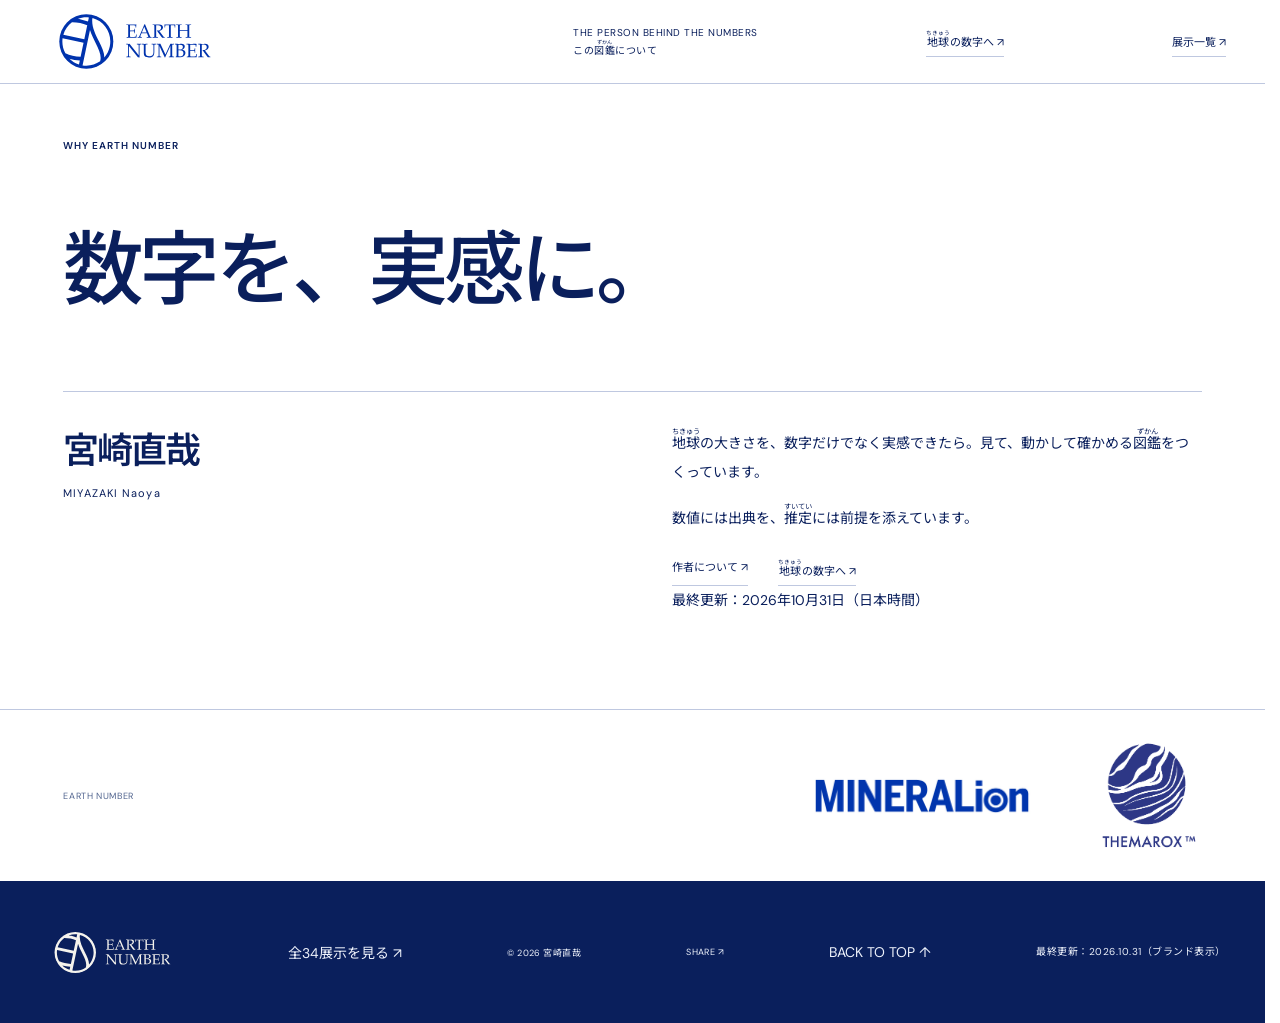
<file: author.html>
<!DOCTYPE html>

<html lang="ja"><head><meta charset="utf-8"/><meta content="width=device-width,initial-scale=1,viewport-fit=cover" name="viewport"/><meta content="#0033AD" name="theme-color"/><title>この図鑑について | Earth Number</title><meta content="地球の大きさを、数字だけでなく実感できたら。見て、動かして確かめる図鑑をつくっています。" name="description"/><link href="style.css?v=20261024-2" rel="stylesheet"/><link href="https://djnaoyaman.github.io/earthnumber/author.html" rel="canonical"/><meta content="https://djnaoyaman.github.io/earthnumber/author.html" property="og:url"/><meta content="https://djnaoyaman.github.io/earthnumber/assets/og-earth-number.png?v=20261031-c" property="og:image"/><meta content="1200" property="og:image:width"/><meta content="630" property="og:image:height"/><meta content="summary_large_image" name="twitter:card"/><meta content="宮崎直哉" name="author"/><meta content="index,follow,max-image-preview:large,max-snippet:-1,max-video-preview:-1" name="robots"/><meta content="light" name="color-scheme"/><meta content="strict-origin-when-cross-origin" name="referrer"/><meta content="Earth Number" name="application-name"/><meta content="Earth Number" name="apple-mobile-web-app-title"/><meta content="telephone=no" name="format-detection"/><meta content="profile" property="og:type"/><meta content="Earth Number" property="og:site_name"/><meta content="ja_JP" property="og:locale"/><meta content="この図鑑について — 宮崎直哉 | Earth Number" property="og:title"/><meta content="地球の大きさを、数字だけでなく実感できたら。見て、動かして確かめる図鑑をつくっています。" property="og:description"/><meta content="https://djnaoyaman.github.io/earthnumber/assets/og-earth-number.png?v=20261031-c" property="og:image:secure_url"/><meta content="image/png" property="og:image:type"/><meta content="EとNを球体に組み合わせたEarth Numberのロゴと、平均直径12,742kmを示す青い数字。" property="og:image:alt"/><meta content="この図鑑について — 宮崎直哉 | Earth Number" name="twitter:title"/><meta content="地球の大きさを、数字だけでなく実感できたら。見て、動かして確かめる図鑑をつくっています。" name="twitter:description"/><meta content="https://djnaoyaman.github.io/earthnumber/assets/og-earth-number.png?v=20261031-c" name="twitter:image"/><meta content="Earth NumberのENシンボルと平均直径12,742km。" name="twitter:image:alt"/><link href="favicon.ico?v=20261031-c" rel="icon" sizes="any"/><link href="icon.svg?v=20261031-c" rel="icon" type="image/svg+xml"/><link href="assets/icon-32.png?v=20261031-c" rel="icon" sizes="32x32" type="image/png"/><link href="assets/icon-16.png?v=20261031-c" rel="icon" sizes="16x16" type="image/png"/><link href="assets/icon-180.png?v=20261031-c" rel="apple-touch-icon" sizes="180x180"/><link href="assets/icon-167.png?v=20261031-c" rel="apple-touch-icon" sizes="167x167"/><link href="assets/icon-152.png?v=20261031-c" rel="apple-touch-icon" sizes="152x152"/><link href="site.webmanifest?v=20261031-c" rel="manifest"/><script type="application/ld+json">{"@context":"https://schema.org","@graph":[{"@type":"WebSite","@id":"https://djnaoyaman.github.io/earthnumber/#website","url":"https://djnaoyaman.github.io/earthnumber/","name":"Earth Number","alternateName":"アースナンバー","inLanguage":"ja","description":"自然科学の数字を動かして体感する地球のインタラクティブ・アトラス。","creator":{"@id":"https://djnaoyaman.github.io/earthnumber/author.html#person"}},{"@type":"Person","@id":"https://djnaoyaman.github.io/earthnumber/author.html#person","name":"宮崎直哉","url":"https://djnaoyaman.github.io/profile.html"},{"@type":"ProfilePage","@id":"https://djnaoyaman.github.io/earthnumber/author.html#page","url":"https://djnaoyaman.github.io/earthnumber/author.html","name":"この図鑑について | Earth Number","description":"地球の大きさを、数字だけでなく実感できたら。見て、動かして確かめる図鑑をつくっています。","inLanguage":"ja","isPartOf":{"@id":"https://djnaoyaman.github.io/earthnumber/#website"},"dateModified":"2026-10-31","mainEntity":{"@id":"https://djnaoyaman.github.io/earthnumber/author.html#person"}}]}</script><!-- Google tag (gtag.js) -->
<script async="" src="https://www.googletagmanager.com/gtag/js?id=G-BRYWJ6L872"></script>
<script>
  window.dataLayer = window.dataLayer || [];
  function gtag(){dataLayer.push(arguments);}
  gtag('js', new Date());
  gtag('config', 'G-BRYWJ6L872');
</script><link href="catalog.css?v=1" rel="stylesheet"/><link href="reading.css?v=1" rel="stylesheet"/><link rel="stylesheet" href="experience.css?v=restore1"/><link rel="stylesheet" href="brand.css?v=20261031-c"/>
<link rel="mask-icon" href="assets/safari-pinned-tab.svg?v=20261031-c" color="#0033AD"/>
</head><body class="author-page"><a class="skip-link" href="#main-content">本文へ移動</a><header><a class="brand" href="index.html"><img class="brand-lockup" src="assets/earth-number-logo.svg?v=20261031-c" width="360" height="154" alt="Earth Number" decoding="async"/></a><div class="header-note">THE PERSON BEHIND THE NUMBERS<br/>この図鑑について</div><a class="author-back" href="index.html">地球の数字へ ↗</a><a class="header-catalog" href="exhibits.html">展示一覧 ↗</a></header><main id="main-content" tabindex="-1"><section class="author-hero"><span class="eyebrow">WHY EARTH NUMBER</span><h1>数字を、実感に。</h1><div class="author-profile"><div class="author-name"><h2>宮崎直哉</h2><span>MIYAZAKI Naoya</span></div><div><p>地球の大きさを、数字だけでなく実感できたら。見て、動かして確かめる図鑑をつくっています。</p><p>数値には出典を、推定には前提を添えています。</p><div class="author-links"><a href="https://djnaoyaman.github.io/profile.html">作者について ↗</a><a href="index.html">地球の数字へ ↗</a></div><p class="author-updated">最終更新：<time datetime="2026-10-31">2026年10月31日（日本時間）</time></p></div></div></section></main><div class="brand-strip"><span>EARTH NUMBER</span><div class="brand-logos"><a aria-label="MINERALion公式サイト（別タブで開く）" href="https://mineralion.jp/" rel="noopener noreferrer" target="_blank"><img alt="MINERALion" height="162" loading="lazy" src="assets/mineralion-logo.png" width="888"/></a><a aria-label="THEMAROX公式サイト（別タブで開く）" href="https://themarox.jp/" rel="noopener noreferrer" target="_blank"><img alt="THEMAROX™" height="300" loading="lazy" src="assets/themarox-logo.png" width="273"/></a></div></div><footer><a class="footer-brand" href="index.html"><img class="brand-lockup" src="assets/earth-number-logo-reversed.svg?v=20261031-c" width="360" height="154" alt="Earth Number" decoding="async"/></a><a href="exhibits.html">全34展示を見る ↗</a><span>© 2026 宮崎直哉</span><button aria-label="このページを共有" class="share-button" data-share="" type="button">SHARE ↗</button><a href="#">BACK TO TOP ↑</a><span aria-live="polite" class="share-status" role="status"></span><span class="brand-updated">最終更新：<time datetime="2026-10-31">2026.10.31</time>（ブランド表示）</span></footer><script src="share.js"></script><script src="top.js?v=1"></script><script src="reading.js?v=2"></script></body></html>
</file>
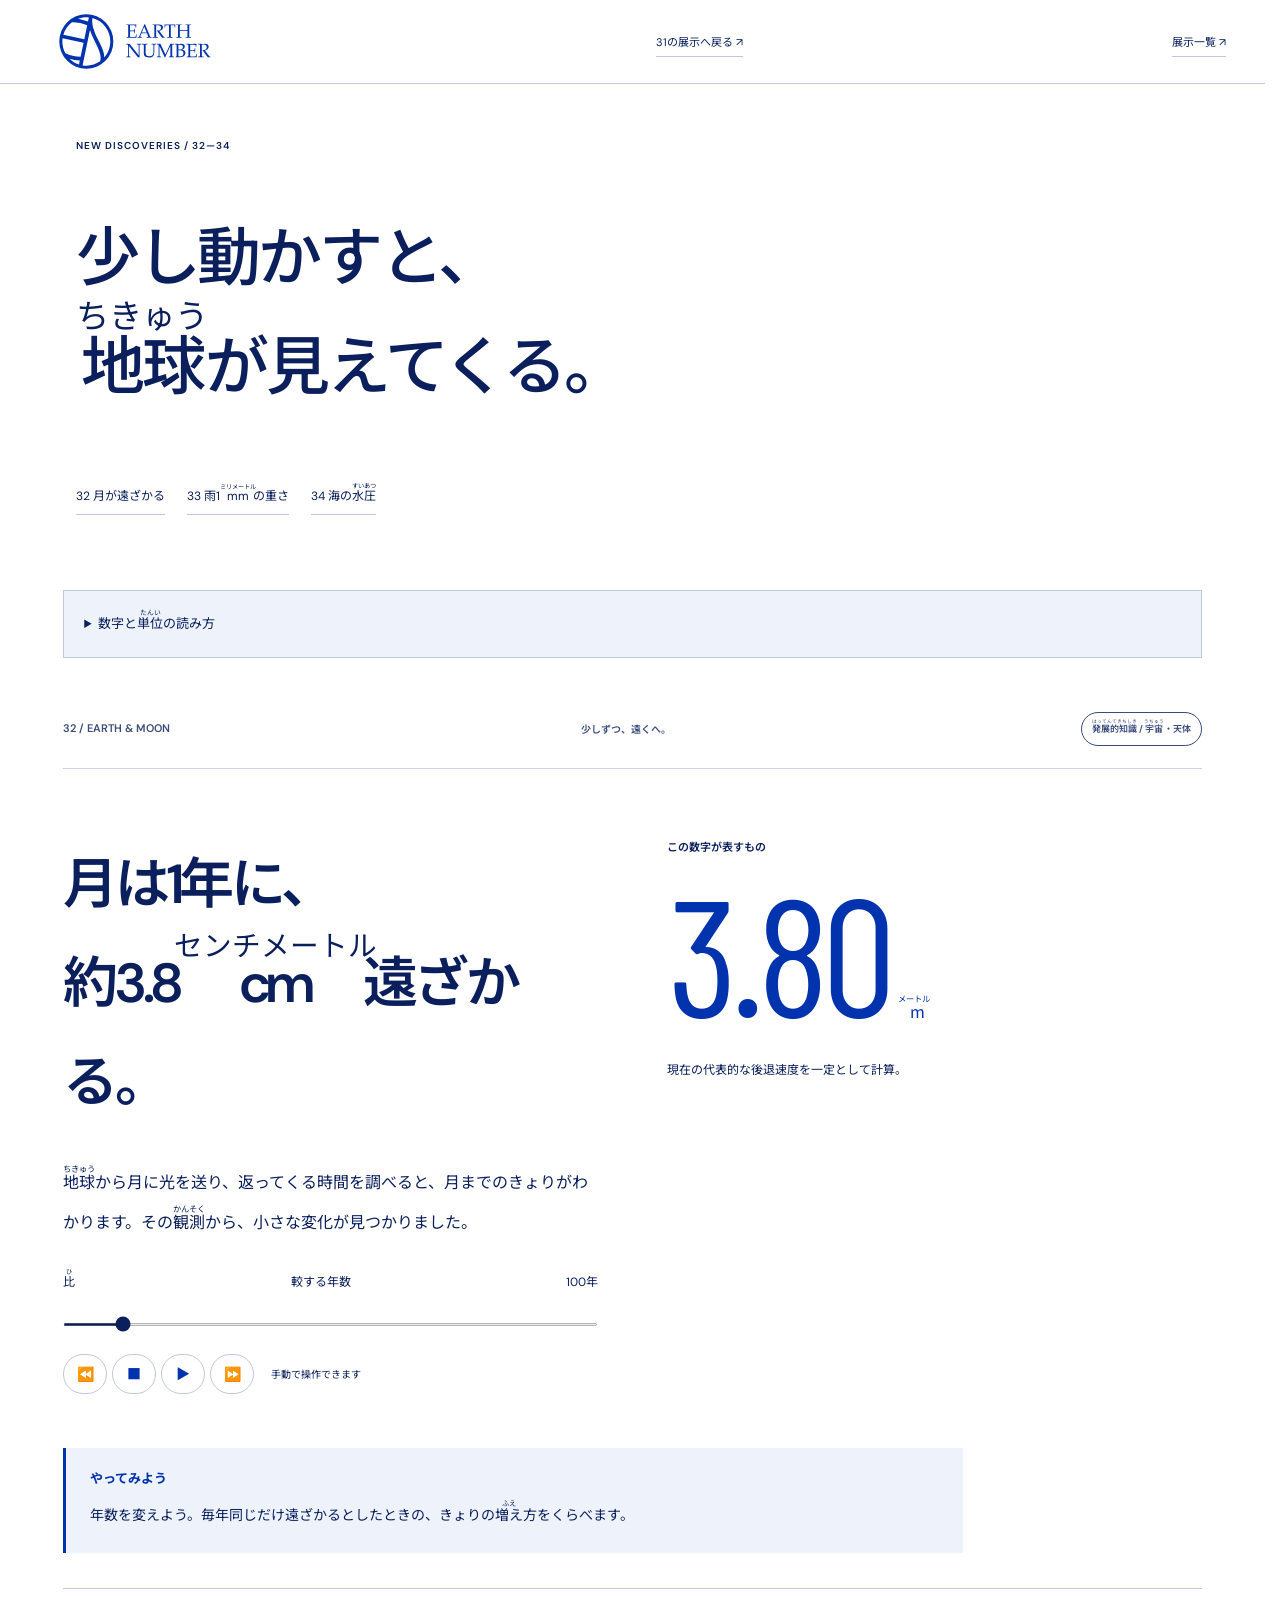
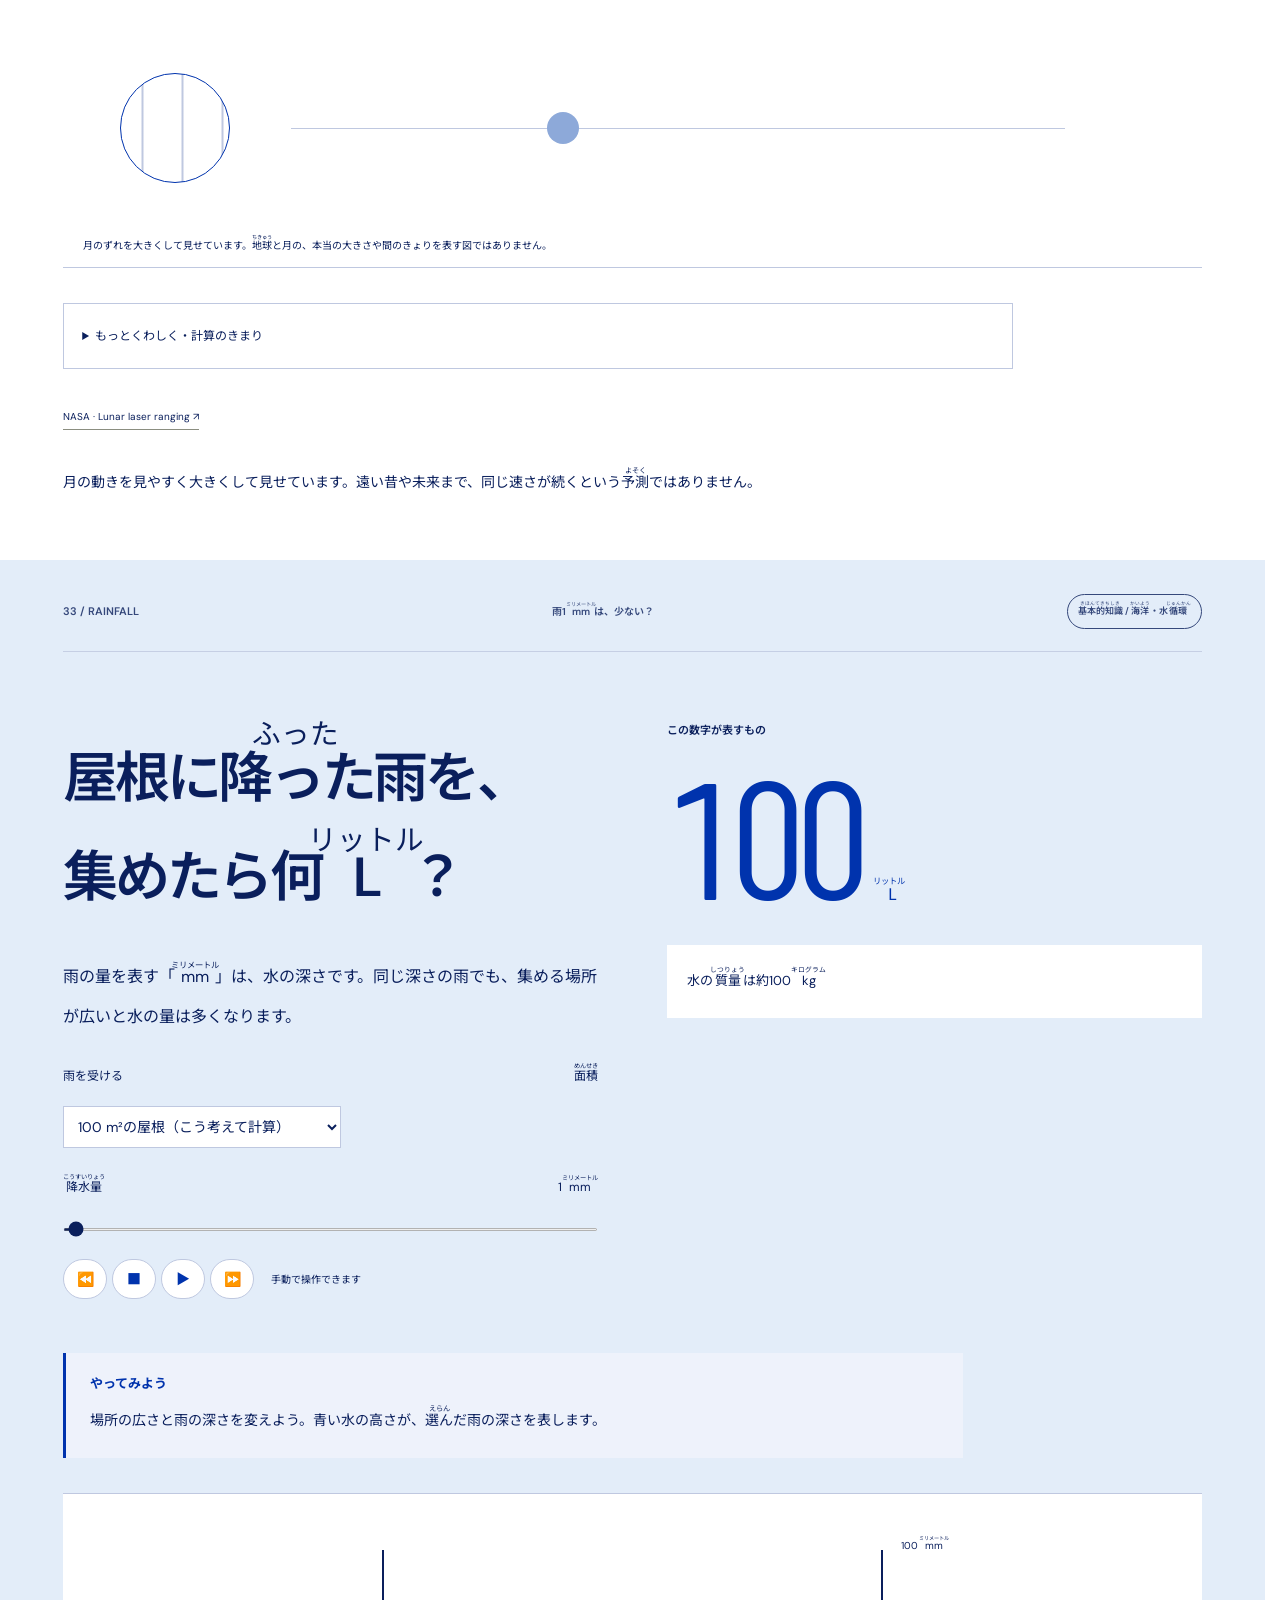
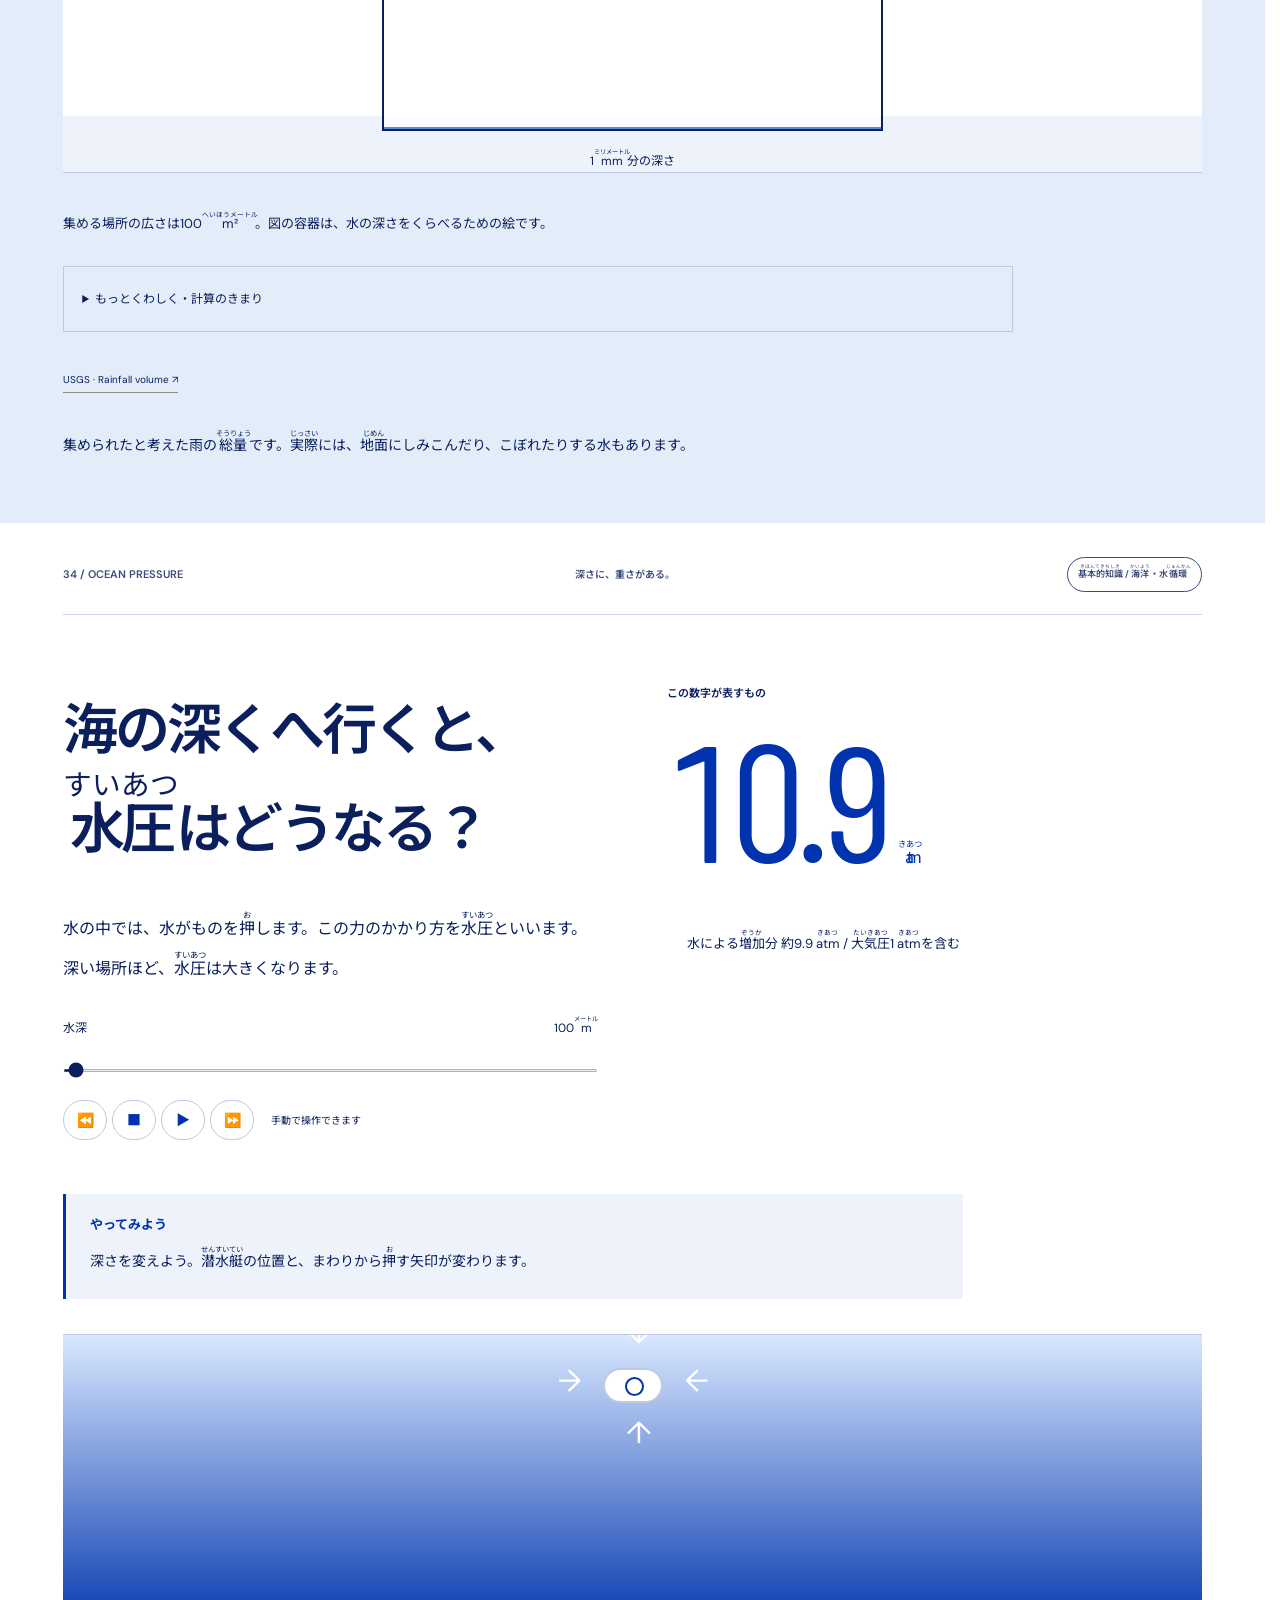
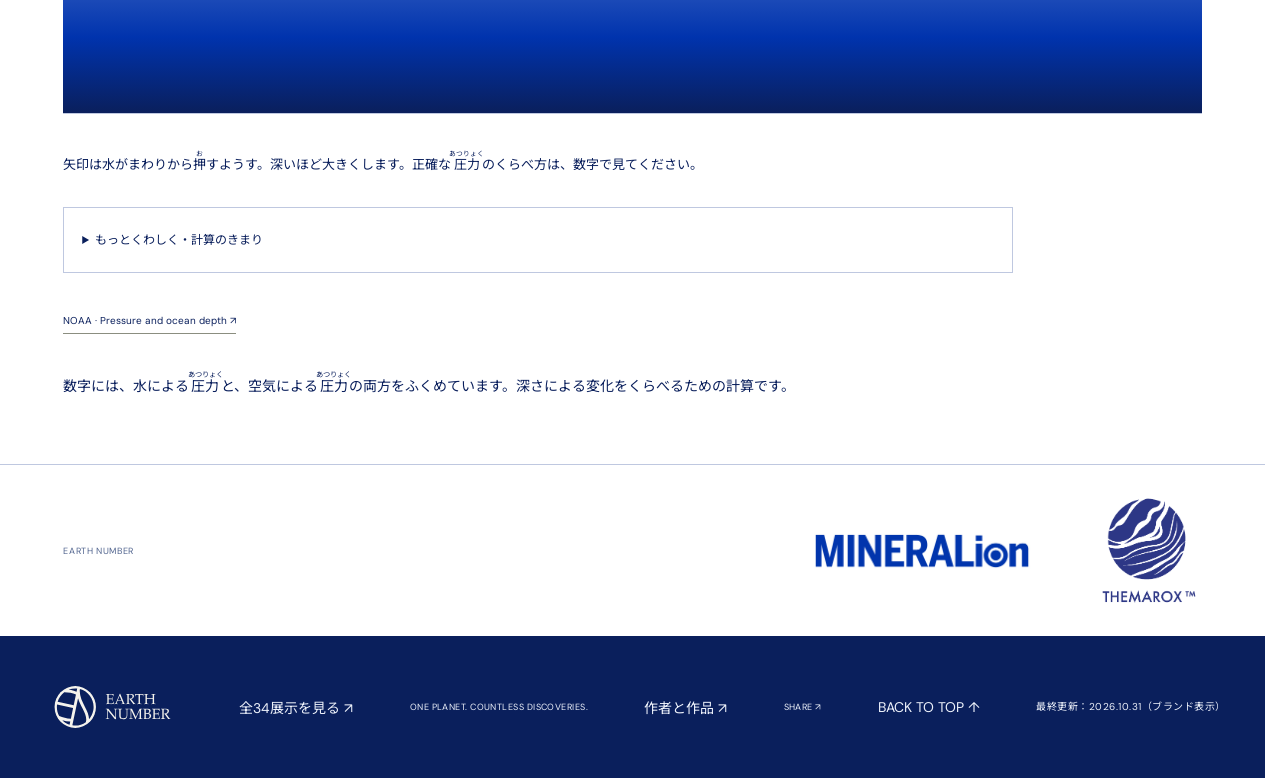
<file: discoveries.html>
<!DOCTYPE html>

<html lang="ja"><head><meta charset="utf-8"/><meta content="width=device-width,initial-scale=1" name="viewport"/><meta content="#0033AD" name="theme-color"/><title>月・雨・水圧を動かす｜Earth Number 新しい3展示</title><meta content="月の後退、雨の量、海の水圧。NASA・USGS・NOAAの資料と計算条件から、3つの地球の数字を体感します。" name="description"/><meta content="月・雨・水圧を動かす｜Earth Number 新しい3展示" property="og:title"/><meta content="月の後退、雨の量、海の水圧。NASA・USGS・NOAAの資料と計算条件から、3つの地球の数字を体感します。" property="og:description"/><meta content="website" property="og:type"/><link href="style.css?v=20261024-2" rel="stylesheet"/><link href="https://djnaoyaman.github.io/earthnumber/discoveries.html" rel="canonical"/><meta content="https://djnaoyaman.github.io/earthnumber/discoveries.html" property="og:url"/><meta content="https://djnaoyaman.github.io/earthnumber/assets/og-earth-number.png?v=20261031-c" property="og:image"/><meta content="1200" property="og:image:width"/><meta content="630" property="og:image:height"/><meta content="summary_large_image" name="twitter:card"/><meta content="宮崎直哉" name="author"/><meta content="index,follow,max-image-preview:large,max-snippet:-1,max-video-preview:-1" name="robots"/><meta content="light" name="color-scheme"/><meta content="strict-origin-when-cross-origin" name="referrer"/><meta content="Earth Number" name="application-name"/><meta content="Earth Number" name="apple-mobile-web-app-title"/><meta content="telephone=no" name="format-detection"/><meta content="Earth Number" property="og:site_name"/><meta content="ja_JP" property="og:locale"/><meta content="https://djnaoyaman.github.io/earthnumber/assets/og-earth-number.png?v=20261031-c" property="og:image:secure_url"/><meta content="image/png" property="og:image:type"/><meta content="EとNを球体に組み合わせたEarth Numberのロゴと、平均直径12,742kmを示す青い数字。" property="og:image:alt"/><meta content="月・雨・水圧を動かす｜Earth Number 新しい3展示" name="twitter:title"/><meta content="月の後退、雨の量、海の水圧。NASA・USGS・NOAAの資料と計算条件から、3つの地球の数字を体感します。" name="twitter:description"/><meta content="https://djnaoyaman.github.io/earthnumber/assets/og-earth-number.png?v=20261031-c" name="twitter:image"/><meta content="Earth NumberのENシンボルと平均直径12,742km。" name="twitter:image:alt"/><link href="favicon.ico?v=20261031-c" rel="icon" sizes="any"/><link href="icon.svg?v=20261031-c" rel="icon" type="image/svg+xml"/><link href="assets/icon-32.png?v=20261031-c" rel="icon" sizes="32x32" type="image/png"/><link href="assets/icon-16.png?v=20261031-c" rel="icon" sizes="16x16" type="image/png"/><link href="assets/icon-180.png?v=20261031-c" rel="apple-touch-icon" sizes="180x180"/><link href="assets/icon-167.png?v=20261031-c" rel="apple-touch-icon" sizes="167x167"/><link href="assets/icon-152.png?v=20261031-c" rel="apple-touch-icon" sizes="152x152"/><link href="site.webmanifest?v=20261031-c" rel="manifest"/><!-- Google tag (gtag.js) -->
<script async="" src="https://www.googletagmanager.com/gtag/js?id=G-BRYWJ6L872"></script>
<script>
  window.dataLayer = window.dataLayer || [];
  function gtag(){dataLayer.push(arguments);}
  gtag('js', new Date());
  gtag('config', 'G-BRYWJ6L872');
</script><style>.new-intro{padding:55px 6%;background:white}.new-intro h1{font-size:clamp(32px,5vw,70px);font-weight:500;letter-spacing:-.05em}.new-nav{display:flex;gap:22px;flex-wrap:wrap;font-size:12px}.new-nav a{border-bottom:1px solid #BFC8E0;padding:10px 0}.play-set{display:flex;align-items:center;gap:5px;margin:24px 0}.play-set button{border:1px solid #BFC8E0;background:white;color:#0033AD;width:44px;height:40px;border-radius:22px}.play-set button:hover,.play-set button[aria-pressed=true]{background:#0033AD;color:white}.play-set output{font-size:10px;margin-left:12px}.new-scene{position:relative;height:280px;overflow:hidden;border-top:1px solid #BFC8E0;border-bottom:1px solid #BFC8E0;margin:35px 0}.moon-earth{position:absolute;left:5%;top:calc(50% - 55px);width:110px;height:110px;border:1px solid #0033AD;border-radius:50%;background:repeating-linear-gradient(90deg,transparent 0 20px,#BFC8E0 21px 22px,transparent 23px 40px)}.moon-line{position:absolute;left:20%;right:12%;top:50%;height:1px;background:#BFC8E0}.moon-body{position:absolute;top:calc(50% - 16px);left:50%;width:32px;height:32px;border-radius:50%;background:#8DA9D9;transition:left .1s}.new-scene>small{position:absolute;bottom:15px;left:20px;right:20px;font-size:10px}.rain-scene{background:linear-gradient(white 80%,#EEF2FB 80%)}.rain-roof{position:absolute;left:25%;right:25%;bottom:12%;height:60px;background:#0A1F5C;clip-path:polygon(50% 0,100% 60%,90% 60%,90% 100%,10% 100%,10% 60%,0 60%)}.rain-drops i{position:absolute;width:2px;height:18px;background:#0033AD;top:-20px;animation:rain-fall 1.4s linear infinite}.rain-scene.paused i{animation-play-state:paused}.ocean-scene{background:linear-gradient(#D9E8FF,#0033AD 80%,#0A1F5C)}.submersible{position:absolute;top:8%;left:calc(50% - 30px);width:60px;height:35px;border-radius:30px;background:#fff;border:2px solid #BFC8E0;transition:top .15s}.submersible:after{content:'';position:absolute;width:15px;height:15px;border:2px solid #0033AD;border-radius:50%;left:20px;top:7px}.ocean-scene .pressure-arrows{position:absolute;left:10%;right:10%;top:35%;color:white;display:flex;justify-content:space-between;font-size:30px}.new-description{font-size:12px;line-height:1.9}.new-number{font-family:'Barlow Condensed',sans-serif;color:#0033AD;font-size:clamp(80px,13vw,170px);line-height:1.1;font-variant-numeric:tabular-nums;letter-spacing:-.04em}.new-number small{font-family:'Noto Sans JP',sans-serif;font-size:16px;margin-left:10px}.new-controls label{display:flex;justify-content:space-between;font-size:12px;margin:24px 0 15px}.new-controls select{font:inherit;border:1px solid #BFC8E0;padding:10px;color:#0A1F5C;background:white;max-width:100%}.new-result{padding:20px;background:white;margin-top:20px;font-size:13px;line-height:1.8}@keyframes rain-fall{to{transform:translateY(300px)}}@media(max-width:760px){.new-scene{height:220px}.new-number{font-size:100px}.new-intro{padding-top:30px}.moon-earth{width:80px;height:80px;top:calc(50% - 40px)}.new-scene>small{font-size:8px}.new-controls label{font-size:11px}}@media(prefers-reduced-motion:reduce){.rain-drops i{animation:none}.new-scene *{transition:none!important}}</style><script type="application/ld+json">{"@context":"https://schema.org","@type":"CollectionPage","name":"月・雨・水圧を動かす｜Earth Number","url":"https://djnaoyaman.github.io/earthnumber/discoveries.html","inLanguage":"ja","hasPart":[{"@type":"LearningResource","name":"月は1年に、約3.8 cm遠ざかる。","url":"https://djnaoyaman.github.io/earthnumber/discoveries.html#moon-recession","description":"地球から月に光を送り、返ってくる時間を調べると、月までのきょりがわかります。その観測から、小さな変化が見つかりました。","inLanguage":"ja","dateModified":"2026-10-24"},{"@type":"LearningResource","name":"屋根に降った雨を、集めたら何L？","url":"https://djnaoyaman.github.io/earthnumber/discoveries.html#rain-volume","description":"雨の量を表す「mm」は、水の深さです。同じ深さの雨でも、集める場所が広いと水の量は多くなります。","inLanguage":"ja","dateModified":"2026-10-24"},{"@type":"LearningResource","name":"海の深くへ行くと、水圧はどうなる？","url":"https://djnaoyaman.github.io/earthnumber/discoveries.html#ocean-pressure","description":"水の中では、水がものを押します。この力のかかり方を水圧といいます。深い場所ほど、水圧は大きくなります。","inLanguage":"ja","dateModified":"2026-10-24"}],"dateModified":"2026-10-31"}</script><link href="catalog.css?v=1" rel="stylesheet"/><link href="reading.css?v=1" rel="stylesheet"/><link href="visual-review.css?v=1" rel="stylesheet"/><link rel="stylesheet" href="experience.css?v=restore1"/><link rel="stylesheet" href="brand.css?v=20261031-c"/>
<link rel="mask-icon" href="assets/safari-pinned-tab.svg?v=20261031-c" color="#0033AD"/>
</head><body><header><a class="brand" href="index.html"><img class="brand-lockup" src="assets/earth-number-logo.svg?v=20261031-c" width="360" height="154" alt="Earth Number" decoding="async"/></a><a class="author-back" href="index.html">31の展示へ戻る ↗</a><a class="header-catalog" href="exhibits.html">展示一覧 ↗</a></header><main id="main-content"><section class="new-intro"><span class="eyebrow">NEW DISCOVERIES / 32—34</span><h1>少し動かすと、<br/>地球が見えてくる。</h1><nav class="new-nav"><a href="#moon-recession">32 月が遠ざかる</a><a href="#rain-volume">33 雨1 mmの重さ</a><a href="#ocean-pressure">34 海の水圧</a></nav></section><details class="number-reading"><summary>数字と単位の読み方</summary><ul><li>1 kmは1,000 m。道のりの長さを表します。</li><li>1 tは1,000 kg。材料の量を表します。</li><li>%はパーセント。100こに分けたうちの、いくつ分かを表します。</li><li>「約」は、ぴったりではなく、近い数字というしるしです。</li></ul></details><section class="exhibit" data-genre="space" data-level="advanced" id="moon-recession"><div class="section-head"><span>32 / EARTH &amp; MOON</span><span>少しずつ、遠くへ。</span><a class="learning-badge" href="exhibits.html?level=advanced&amp;genre=space">発展的知識 / 宇宙・天体</a></div><div class="split"><div><h2>月は1年に、<br/>約3.8 cm遠ざかる。</h2><p class="lede">地球から月に光を送り、返ってくる時間を調べると、月までのきょりがわかります。その観測から、小さな変化が見つかりました。</p><div class="new-controls"><label for="moonYears">比較する年数 <output id="moonYearsLabel">100年</output></label><input id="moonYears" max="1000" min="0" type="range" value="100"/></div><div class="play-set" data-player="moon"><button aria-label="最初に戻す" data-command="reset">⏪</button><button aria-label="停止" data-command="stop">■</button><button aria-label="再生" aria-pressed="false" data-command="play">▶</button><button aria-label="速く進む" data-command="fast">⏩</button><output>手動で操作できます</output></div></div><div><span class="eyebrow">この数字が表すもの</span><div class="new-number"><span id="moonResult">3.80</span><small>m</small></div><p class="new-description">現在の代表的な後退速度を一定として計算。</p></div></div><div class="kid-guide"><strong>やってみよう</strong><p>年数を変えよう。毎年同じだけ遠ざかるとしたときの、きょりの増え方をくらべます。</p></div><div class="new-scene"><div class="moon-earth"></div><div class="moon-line"></div><div class="moon-body" id="moonBody"></div><small>位置の変化を大きく誇張した模式図。地球と月の大きさ・距離は同一縮尺ではありません。</small></div><details class="science-detail"><summary>もっとくわしく・計算のきまり</summary><p class="note">NASAの月レーザー測距の解説に基づく概数3.8 cm/年を使用。増加分 = 0.038 m × 年数。潮汐による相互作用に関係します。速度は地球史を通じて一定ではなく、遠い過去・未来の距離をこの式で予測するものではありません。再生は100年を約10秒に圧縮します。</p></details><a class="source" href="https://www.nasa.gov/missions/laser-beams-reflected-between-earth-and-moon-boost-science/" rel="noopener noreferrer" target="_blank">NASA · Lunar laser ranging ↗</a><p class="kid-caution">月の動きを見やすく大きくして見せています。遠い昔や未来まで、同じ速さが続くという予測ではありません。</p></section><section class="exhibit water" data-genre="water" data-level="basic" id="rain-volume"><div class="section-head"><span>33 / RAINFALL</span><span>雨1 mmは、少ない？</span><a class="learning-badge" href="exhibits.html?level=basic&amp;genre=water">基本的知識 / 海洋・水循環</a></div><div class="split"><div><h2>屋根に降った雨を、<br/>集めたら何L？</h2><p class="lede">雨の量を表す「mm」は、水の深さです。同じ深さの雨でも、集める場所が広いと水の量は多くなります。</p><div class="new-controls"><label for="rainArea">雨を受ける面積</label><select id="rainArea"><option value="1">1 m²の地面</option><option selected="" value="100">100 m²の屋根（こう考えて計算）</option><option value="10000">10,000 m²の校庭（こう考えて計算）</option><option value="1000000">1 km²の街（こう考えて計算）</option></select><label for="rainMm">降水量 <output id="rainMmLabel">1 mm</output></label><input id="rainMm" max="100" min="0" type="range" value="1"/></div><div class="play-set" data-player="rain"><button aria-label="最初に戻す" data-command="reset">⏪</button><button aria-label="停止" data-command="stop">■</button><button aria-label="再生" aria-pressed="false" data-command="play">▶</button><button aria-label="速く進む" data-command="fast">⏩</button><output>手動で操作できます</output></div></div><div><span class="eyebrow">この数字が表すもの</span><div class="new-number"><span id="rainResult">100</span><small>L</small></div><p class="new-result" id="rainMass">水の質量は約100 kg</p></div></div><div class="kid-guide"><strong>やってみよう</strong><p>場所の広さと雨の深さを変えよう。青い水の高さが、選んだ雨の深さを表します。</p></div><div class="new-scene rain-scene" id="rainScene"><div aria-hidden="true" class="rain-drops" id="rainDrops"></div><div aria-hidden="true" class="rain-roof"></div><small>粒の数・速度は雨量を再現しない模式表現。実測の天気ではありません。</small></div><details class="science-detail"><summary>もっとくわしく・計算のきまり</summary><p class="note">水量[L] = 降水量[mm] × 水平面積[m²]。1 mm × 1 m² = 0.001 m³ = 1 L。水の密度を1 kg/Lと仮定して質量へ換算。均一に降った総量で、蒸発・浸透・漏れなどを引いた実際の回収量ではありません。再生は比較する降水量を毎秒2 mmずつ増やす演出で、雨の実況や予報ではありません。</p></details><a class="source" href="https://www.usgs.gov/water-science-school/science/water-qa-how-much-water-falls-during-a-storm" rel="noopener noreferrer" target="_blank">USGS · Rainfall volume ↗</a><p class="kid-caution">集められたと考えた雨の総量です。実際には、地面にしみこんだり、こぼれたりする水もあります。</p></section><section class="exhibit" data-genre="water" data-level="basic" id="ocean-pressure"><div class="section-head"><span>34 / OCEAN PRESSURE</span><span>深さに、重さがある。</span><a class="learning-badge" href="exhibits.html?level=basic&amp;genre=water">基本的知識 / 海洋・水循環</a></div><div class="split"><div><h2>海の深くへ行くと、<br/>水圧はどうなる？</h2><p class="lede">水の中では、水がものを押します。この力のかかり方を水圧といいます。深い場所ほど、水圧は大きくなります。</p><div class="new-controls"><label for="oceanDepth">水深 <output id="oceanDepthLabel">100 m</output></label><input id="oceanDepth" max="11000" min="0" step="10" type="range" value="100"/></div><div class="play-set" data-player="ocean"><button aria-label="最初に戻す" data-command="reset">⏪</button><button aria-label="停止" data-command="stop">■</button><button aria-label="再生" aria-pressed="false" data-command="play">▶</button><button aria-label="速く進む" data-command="fast">⏩</button><output>手動で操作できます</output></div></div><div><span class="eyebrow">この数字が表すもの</span><div class="new-number"><span id="pressureResult">10.9</span><small>atm</small></div><p class="new-result" id="pressureWater">水による増加分 約9.9 atm / 大気圧1 atmを含む</p></div></div><div class="kid-guide"><strong>やってみよう</strong><p>深さを変えよう。潜水艇の位置と、まわりから押す矢印が変わります。</p></div><div class="new-scene ocean-scene"><div class="submersible" id="submersible"></div><div aria-hidden="true" class="pressure-arrows"><span>→</span><span>←</span></div><small style="color:white">潜水艇は模式図。物体の位置・大きさ・移動速度は実際の縮尺ではありません。</small></div><details class="science-detail"><summary>もっとくわしく・計算のきまり</summary><p class="note">絶対圧力 P = P₀ + ρgh。P₀=101,325 Pa、海水密度ρ=1,025 kg/m³、重力加速度g=9.80665 m/s²を一定とする簡略模型。水深約10 mごとに約1 atm増加する目安と対応します。深海では圧縮・密度・重力の変化があるため精密な実測値ではありません。再生では毎秒200 mずつ模型の深さを進めます。</p></details><a class="source" href="https://oceanservice.noaa.gov/facts/pressure.html" rel="noopener noreferrer" target="_blank">NOAA · Pressure and ocean depth ↗</a><p class="kid-caution">数字には、水による圧力と、空気による圧力の両方をふくめています。深さによる変化をくらべるための計算です。</p></section></main><div class="brand-strip"><span>EARTH NUMBER</span><div class="brand-logos"><a aria-label="MINERALion公式サイト（別タブで開く）" href="https://mineralion.jp/" rel="noopener noreferrer" target="_blank"><img alt="MINERALion" height="162" loading="lazy" src="assets/mineralion-logo.png" width="888"/></a><a aria-label="THEMAROX公式サイト（別タブで開く）" href="https://themarox.jp/" rel="noopener noreferrer" target="_blank"><img alt="THEMAROX™" height="300" loading="lazy" src="assets/themarox-logo.png" width="273"/></a></div></div><footer><a class="footer-brand" href="#"><img class="brand-lockup" src="assets/earth-number-logo-reversed.svg?v=20261031-c" width="360" height="154" alt="Earth Number" decoding="async"/></a><a href="exhibits.html">全34展示を見る ↗</a><span>ONE PLANET. COUNTLESS DISCOVERIES.</span><a href="author.html">作者と作品 ↗</a><button aria-label="このページを共有" class="share-button" data-share="" type="button">SHARE ↗</button><a href="#">BACK TO TOP ↑</a><span aria-live="polite" class="share-status" role="status"></span><span class="brand-updated">最終更新：<time datetime="2026-10-31">2026.10.31</time>（ブランド表示）</span></footer><script>
'use strict';const q=s=>document.querySelector(s);const inputs={moon:q('#moonYears'),rain:q('#rainMm'),ocean:q('#oceanDepth')};let playing={moon:false,rain:false,ocean:false},rates={moon:1,rain:1,ocean:1};
function fitNumbers(){document.querySelectorAll('.new-number').forEach(e=>{e.style.removeProperty('font-size');if(e.scrollWidth>e.clientWidth)e.style.fontSize=(parseFloat(getComputedStyle(e).fontSize)*e.clientWidth/e.scrollWidth*.95)+'px'})}window.addEventListener('resize',fitNumbers);document.fonts.ready.then(fitNumbers);function update(){requestAnimationFrame(fitNumbers);let y=+inputs.moon.value;q('#moonYearsLabel').textContent=y+'年';q('#moonResult').textContent=(y*.038).toFixed(2);q('#moonBody').style.left=(38+y/1000*45)+'%';let mm=+inputs.rain.value,v=mm*+q('#rainArea').value;q('#rainMmLabel').textContent=mm+' mm';q('#rainResult').textContent=v>=1e6?(v/1e6).toFixed(2)+'百万':v.toLocaleString('en-US');q('#rainMass').textContent='水の質量は約'+(v>=1000?(v/1000).toLocaleString('ja-JP')+' t':v.toLocaleString('ja-JP')+' kg');q('#rainDrops').style.opacity=mm===0?0:.25+mm/100*.75;let depth=+inputs.ocean.value,p=1025*9.80665*depth/101325;q('#oceanDepthLabel').textContent=depth.toLocaleString('ja-JP')+' m';q('#pressureResult').textContent=(p+1).toLocaleString('en-US',{maximumFractionDigits:1,minimumFractionDigits:1});q('#pressureWater').textContent='水による増加分 約'+p.toFixed(1)+' atm / 大気圧1 atmを含む';q('#submersible').style.top=(8+depth/11000*65)+'%'}
Object.values(inputs).forEach(i=>i.addEventListener('input',update));q('#rainArea').addEventListener('change',update);q('#rainDrops').innerHTML=Array.from({length:30},(_,i)=>'<i style="left:'+((i*43)%100)+'%;animation-delay:'+(-i*.13)+'s"></i>').join('');
document.querySelectorAll('[data-player]').forEach(group=>{let k=group.dataset.player;group.querySelectorAll('button').forEach(b=>b.onclick=()=>{const c=b.dataset.command;if(c==='reset'){inputs[k].value=0;playing[k]=false;rates[k]=1}if(c==='stop')playing[k]=false;if(c==='play'){playing[k]=!playing[k];rates[k]=1}if(c==='fast'){playing[k]=true;rates[k]=5}group.querySelector('[data-command=play]').setAttribute('aria-pressed',playing[k]);group.querySelector('output').textContent=playing[k]?'模型を再生中 ×'+rates[k]:'停止中';if(k==='rain')q('#rainScene').classList.toggle('paused',!playing[k]);update()})});
let before=performance.now(),acc={moon:0,rain:0,ocean:0};function frame(t){let dt=Math.min(.1,(t-before)/1000);before=t;if(!document.hidden){for(const k of Object.keys(playing)){if(!playing[k])continue;acc[k]+=dt*rates[k]*(k==='moon'?10:k==='rain'?2:200);let step=k==='ocean'?10:1;if(acc[k]>=step){let n=Math.floor(acc[k]/step)*step;acc[k]-=n;inputs[k].value=Math.min(+inputs[k].max,+inputs[k].value+n);if(+inputs[k].value>=+inputs[k].max){playing[k]=false;let g=document.querySelector('[data-player='+k+']');g.querySelector('[data-command=play]').setAttribute('aria-pressed','false');g.querySelector('output').textContent='最後まで再生しました'}update()}}}requestAnimationFrame(frame)}requestAnimationFrame(frame);if(matchMedia('(prefers-reduced-motion:reduce)').matches)q('#rainScene').classList.add('paused');update();
</script><script src="share.js"></script><script src="top.js?v=1"></script><script src="discoveries-review.js?v=1"></script><script src="reading.js?v=2"></script></body></html>
</file>
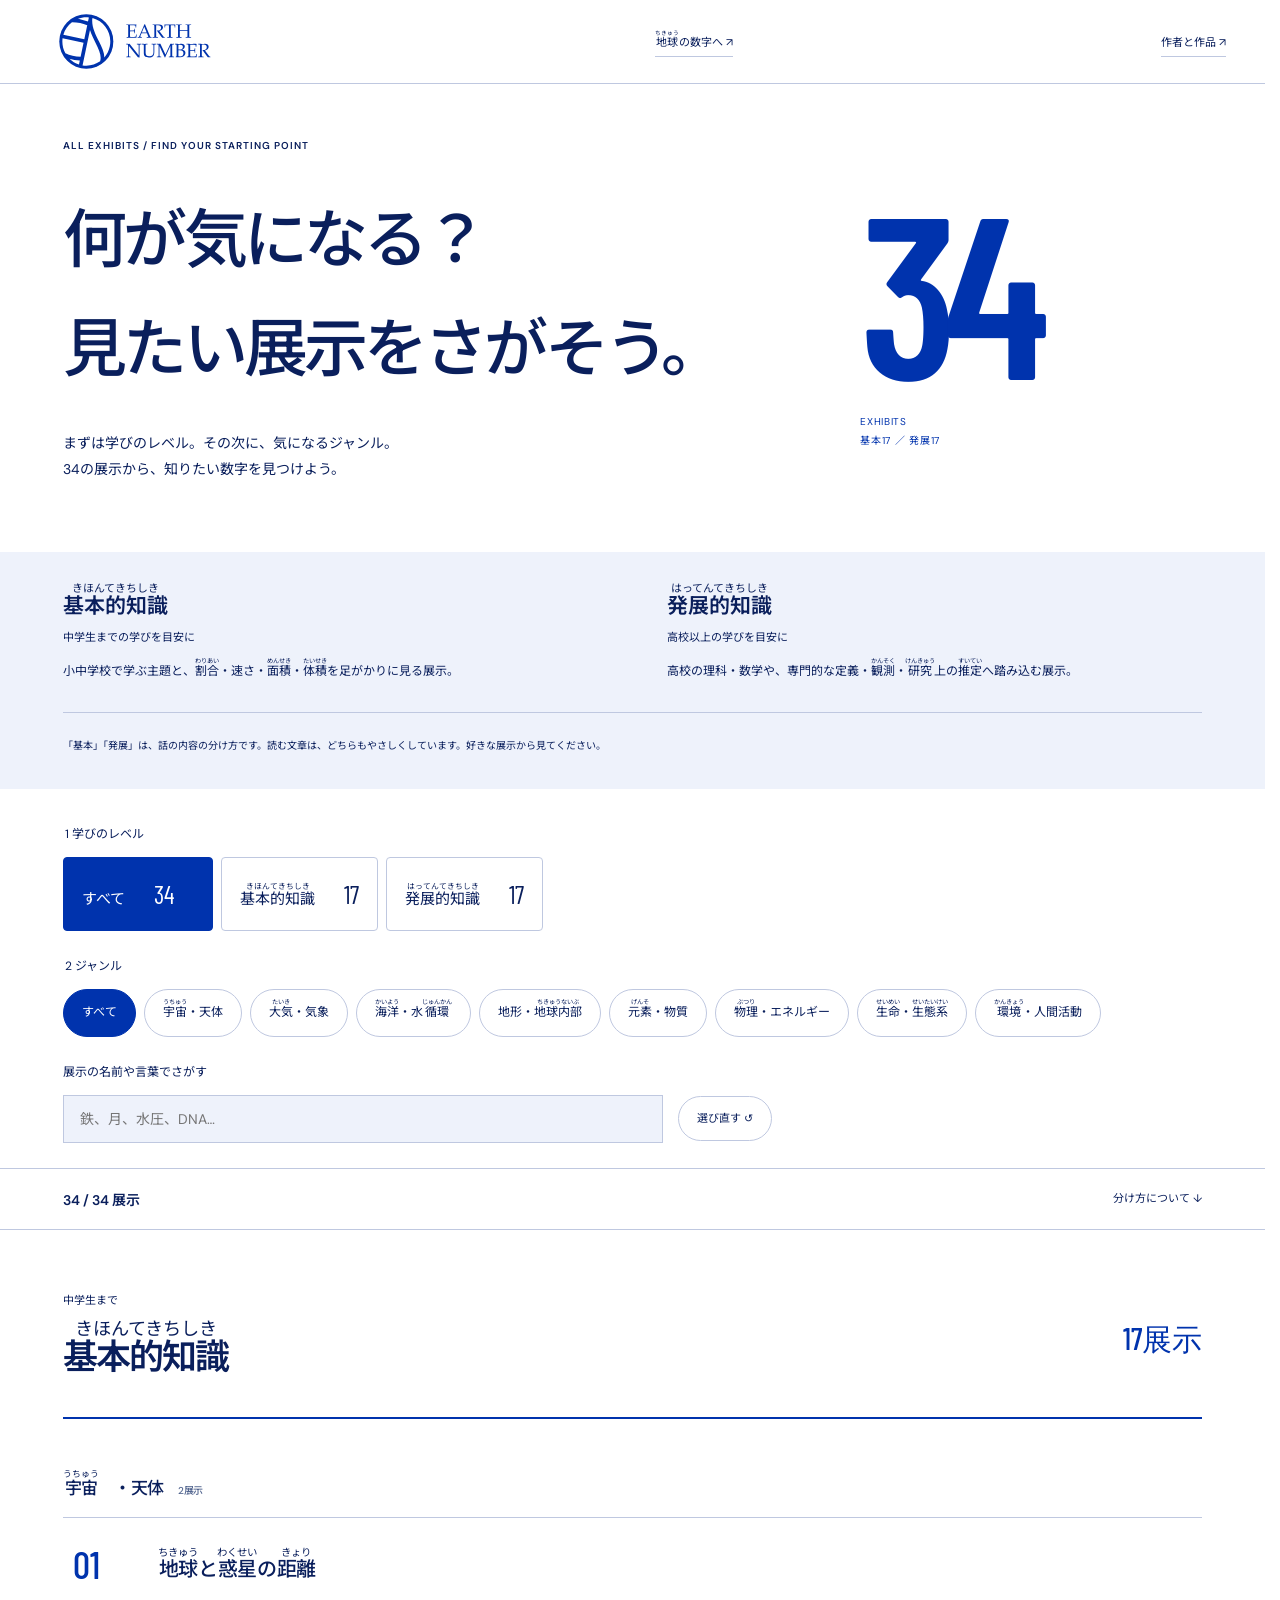
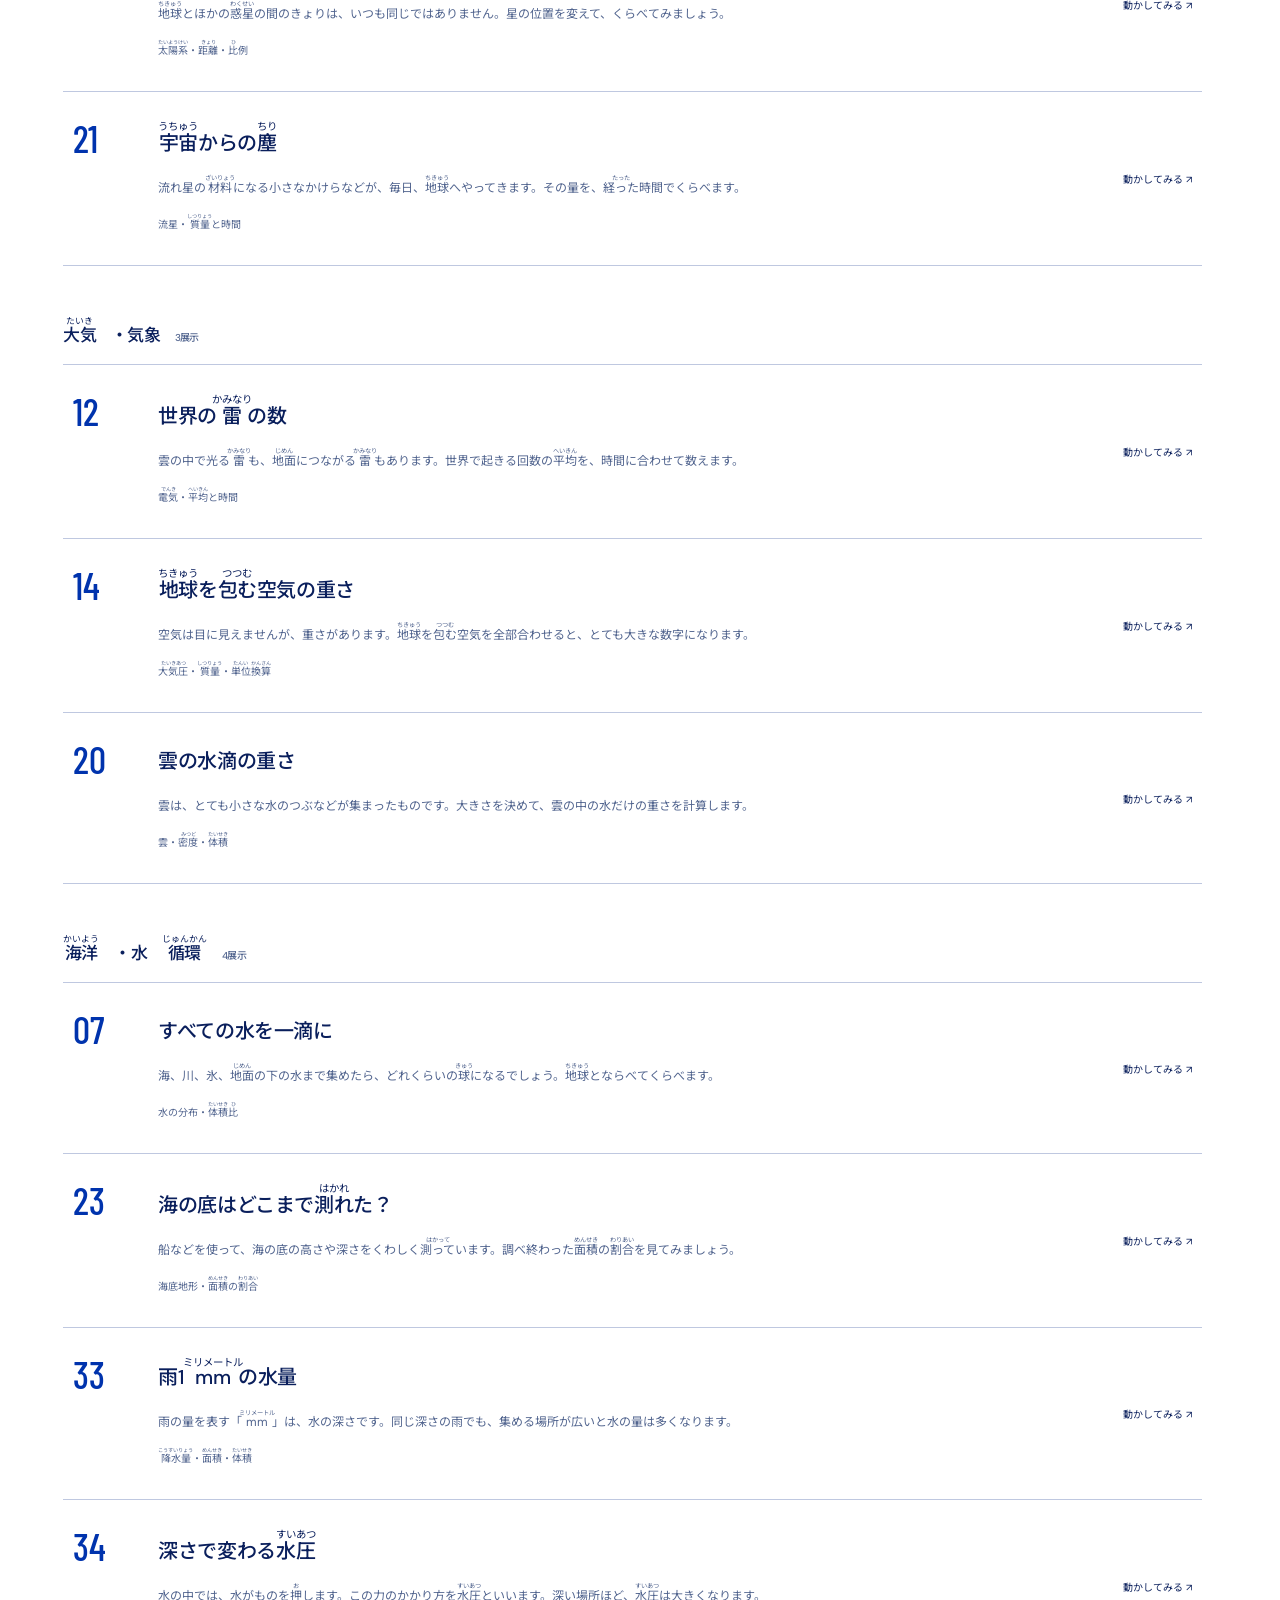
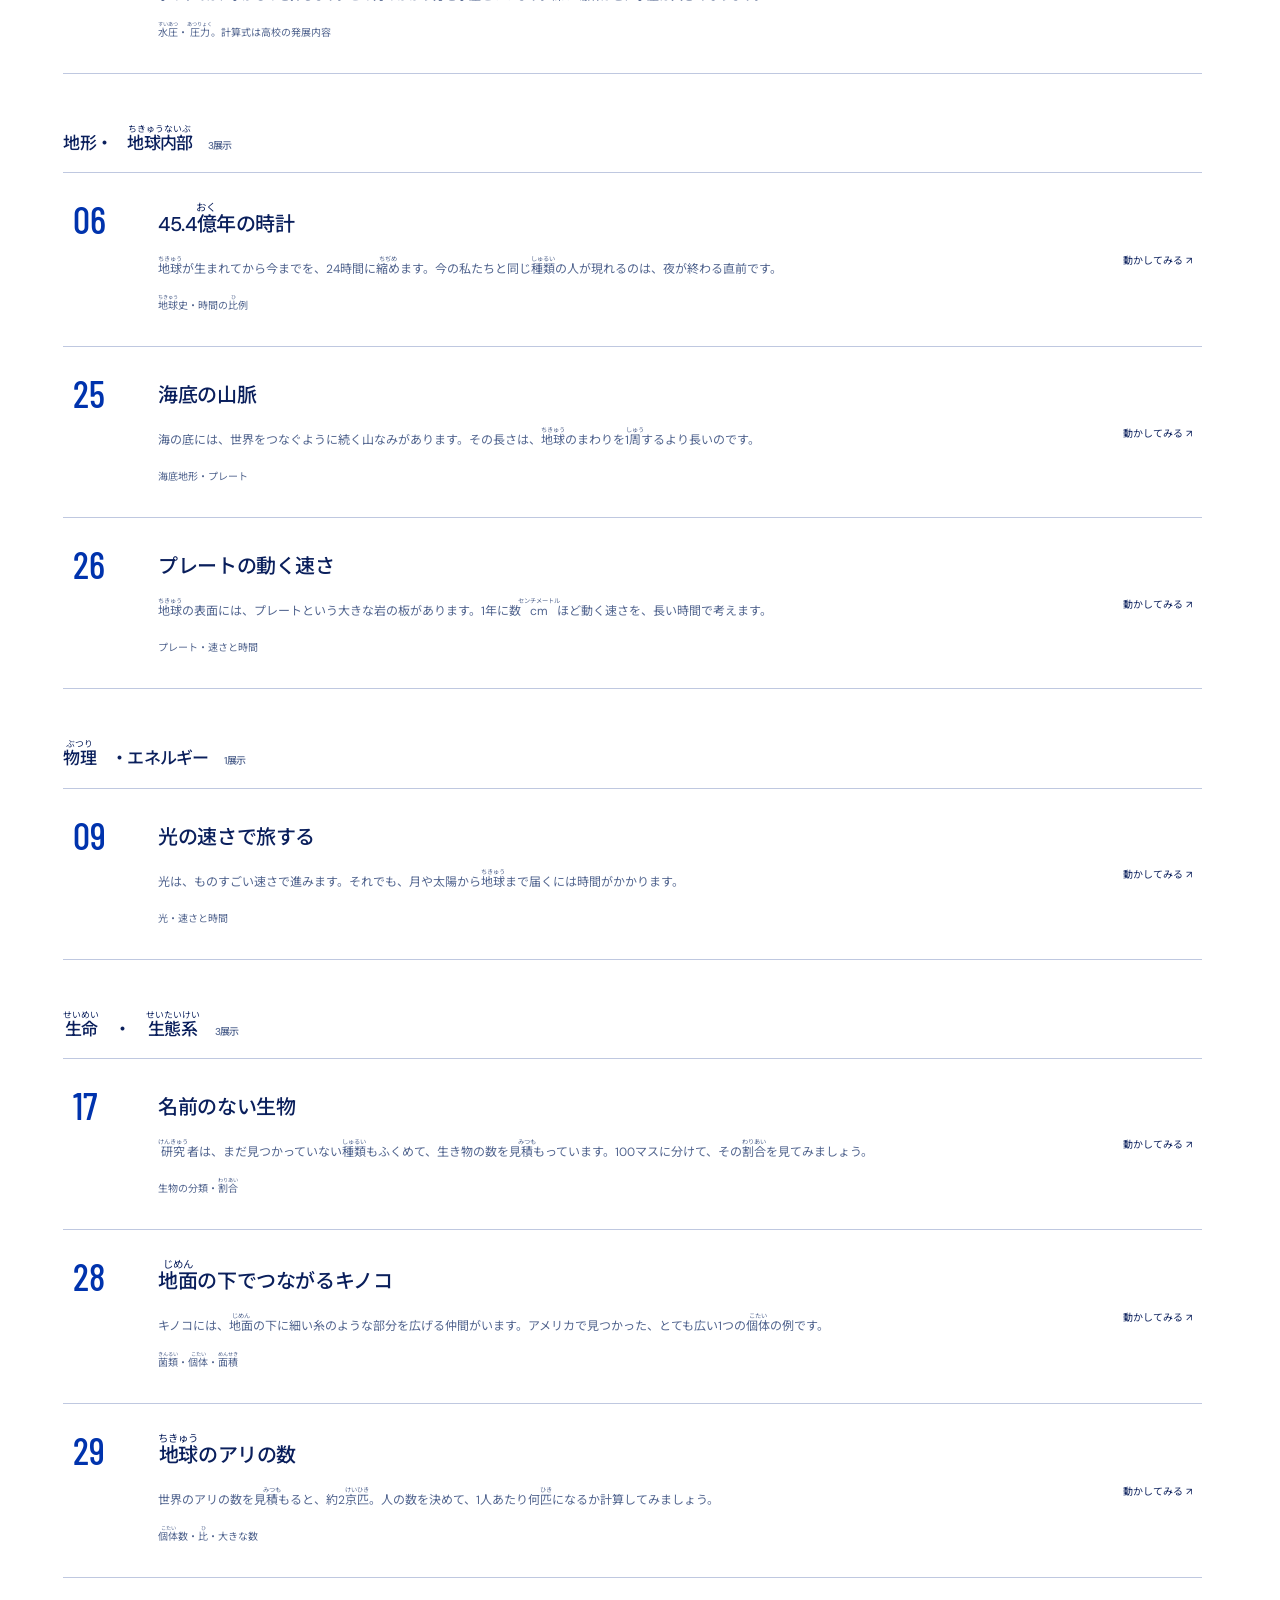
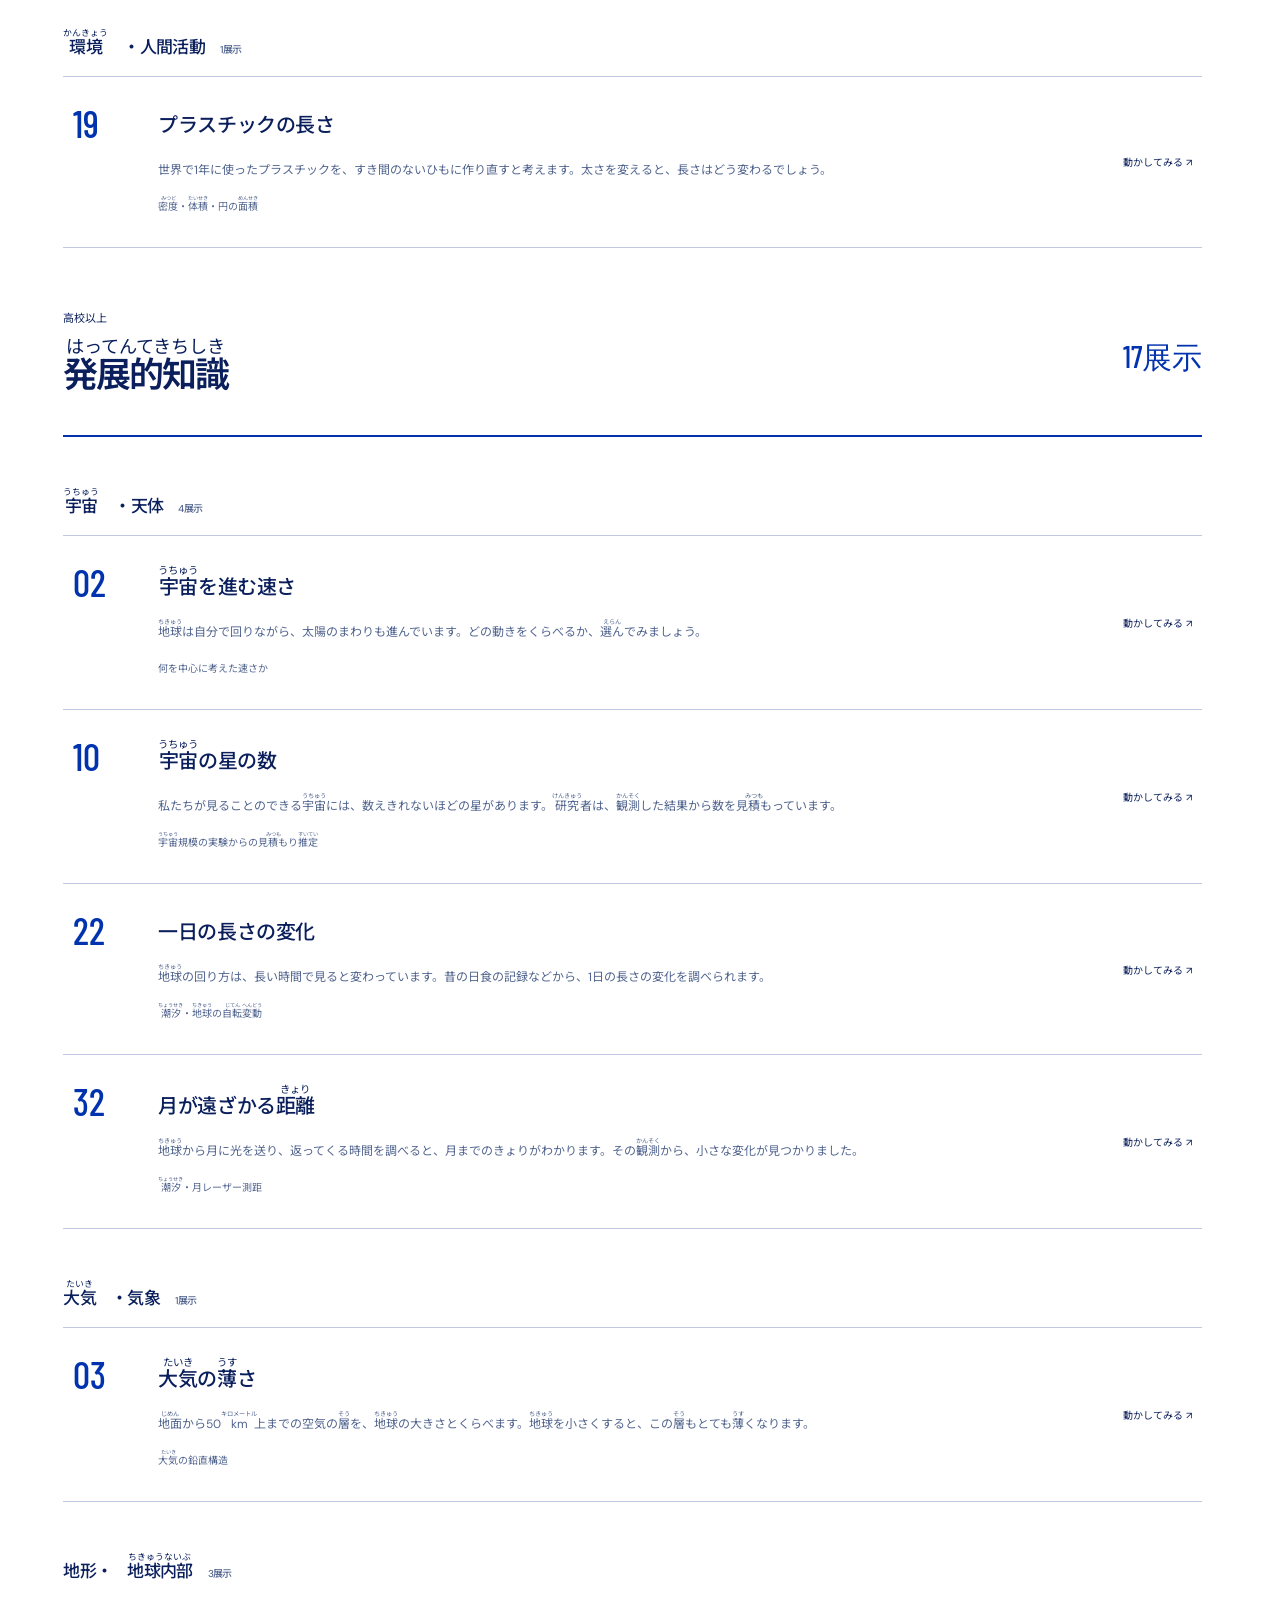
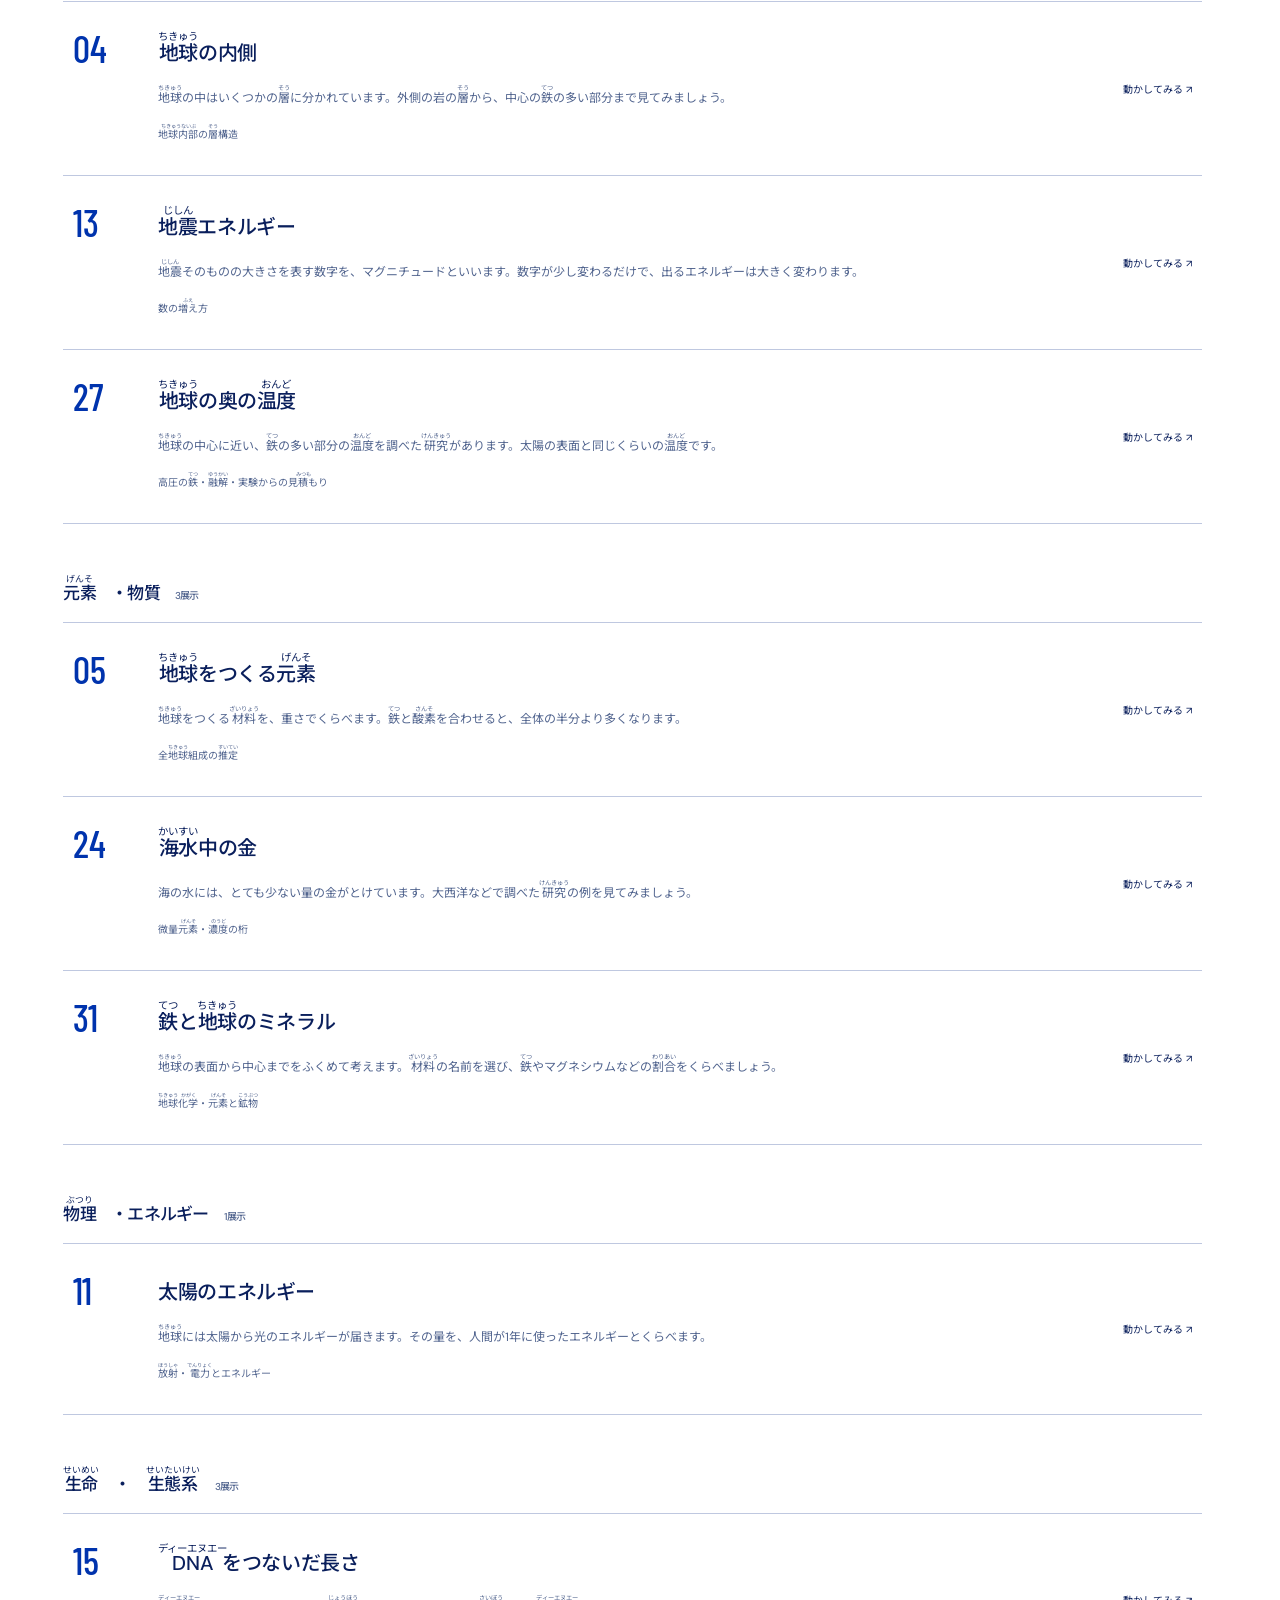
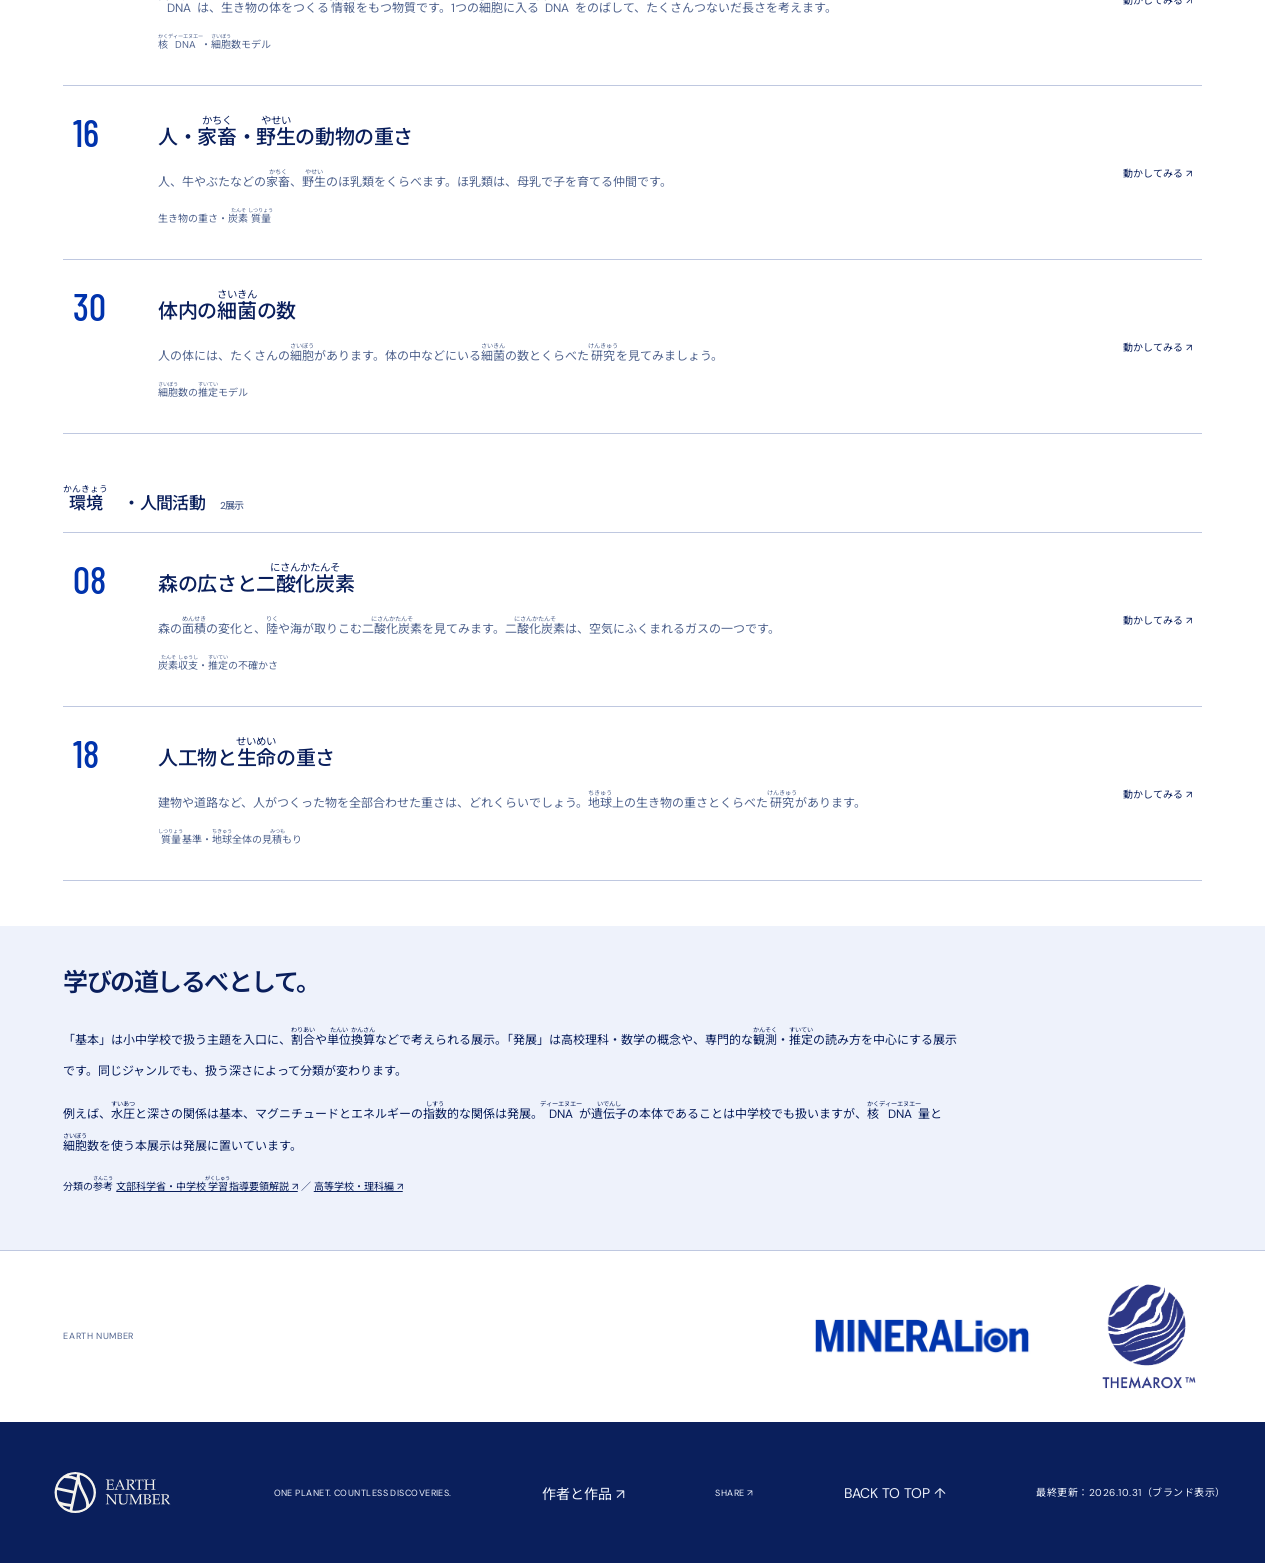
<file: exhibits.html>
<!DOCTYPE html>

<html lang="ja"><head><meta charset="utf-8"/><meta content="width=device-width,initial-scale=1" name="viewport"/><meta content="#0033AD" name="theme-color"/><title>展示一覧｜基本と発展・ジャンルで探す34展示｜Earth Number</title><meta content="地球にまつわる34展示を、基本的知識（中学生まで）と発展的知識（高校以上）、8つのジャンルから探す一覧。" name="description"/><meta content="展示一覧｜基本と発展・ジャンルで探す34展示｜Earth Number" property="og:title"/><meta content="地球にまつわる34展示を、基本的知識（中学生まで）と発展的知識（高校以上）、8つのジャンルから探す一覧。" property="og:description"/><meta content="website" property="og:type"/><link href="style.css?v=20261024-2" rel="stylesheet"/><link href="https://djnaoyaman.github.io/earthnumber/exhibits.html" rel="canonical"/><meta content="https://djnaoyaman.github.io/earthnumber/exhibits.html" property="og:url"/><meta content="https://djnaoyaman.github.io/earthnumber/assets/og-earth-number.png?v=20261031-c" property="og:image"/><meta content="1200" property="og:image:width"/><meta content="630" property="og:image:height"/><meta content="summary_large_image" name="twitter:card"/><meta content="宮崎直哉" name="author"/><meta content="index,follow,max-image-preview:large,max-snippet:-1,max-video-preview:-1" name="robots"/><meta content="light" name="color-scheme"/><meta content="strict-origin-when-cross-origin" name="referrer"/><meta content="Earth Number" name="application-name"/><meta content="Earth Number" name="apple-mobile-web-app-title"/><meta content="telephone=no" name="format-detection"/><meta content="Earth Number" property="og:site_name"/><meta content="ja_JP" property="og:locale"/><meta content="https://djnaoyaman.github.io/earthnumber/assets/og-earth-number.png?v=20261031-c" property="og:image:secure_url"/><meta content="image/png" property="og:image:type"/><meta content="EとNを球体に組み合わせたEarth Numberのロゴと、平均直径12,742kmを示す青い数字。" property="og:image:alt"/><meta content="展示一覧｜基本と発展・ジャンルで探す34展示｜Earth Number" name="twitter:title"/><meta content="地球にまつわる34展示を、基本的知識（中学生まで）と発展的知識（高校以上）、8つのジャンルから探す一覧。" name="twitter:description"/><meta content="https://djnaoyaman.github.io/earthnumber/assets/og-earth-number.png?v=20261031-c" name="twitter:image"/><meta content="Earth NumberのENシンボルと平均直径12,742km。" name="twitter:image:alt"/><link href="favicon.ico?v=20261031-c" rel="icon" sizes="any"/><link href="icon.svg?v=20261031-c" rel="icon" type="image/svg+xml"/><link href="assets/icon-32.png?v=20261031-c" rel="icon" sizes="32x32" type="image/png"/><link href="assets/icon-16.png?v=20261031-c" rel="icon" sizes="16x16" type="image/png"/><link href="assets/icon-180.png?v=20261031-c" rel="apple-touch-icon" sizes="180x180"/><link href="assets/icon-167.png?v=20261031-c" rel="apple-touch-icon" sizes="167x167"/><link href="assets/icon-152.png?v=20261031-c" rel="apple-touch-icon" sizes="152x152"/><link href="site.webmanifest?v=20261031-c" rel="manifest"/><!-- Google tag (gtag.js) -->
<script async="" src="https://www.googletagmanager.com/gtag/js?id=G-BRYWJ6L872"></script>
<script>
  window.dataLayer = window.dataLayer || [];
  function gtag(){dataLayer.push(arguments);}
  gtag('js', new Date());
  gtag('config', 'G-BRYWJ6L872');
</script><link href="catalog.css?v=1" rel="stylesheet"/><script type="application/ld+json">{"@context":"https://schema.org","@type":"CollectionPage","url":"https://djnaoyaman.github.io/earthnumber/exhibits.html","name":"展示一覧｜基本と発展・ジャンルで探す34展示｜Earth Number","description":"地球にまつわる34展示を、基本的知識（中学生まで）と発展的知識（高校以上）、8つのジャンルから探す一覧。","inLanguage":"ja","mainEntity":{"@type":"ItemList","numberOfItems":34,"itemListElement":[{"@type":"ListItem","position":1,"item":{"@type":"LearningResource","name":"地球からほかの星まで、どのくらい？","url":"https://djnaoyaman.github.io/earthnumber/index.html#distance","educationalLevel":"中学生まで","about":"宇宙・天体","description":"地球とほかの惑星の間のきょりは、いつも同じではありません。星の位置を変えて、くらべてみましょう。","inLanguage":"ja","dateModified":"2026-10-24"}},{"@type":"ListItem","position":2,"item":{"@type":"LearningResource","name":"じっとしていても、地球は動いている。","url":"https://djnaoyaman.github.io/earthnumber/index.html#motion","educationalLevel":"高校以上","about":"宇宙・天体","description":"地球は自分で回りながら、太陽のまわりも進んでいます。どの動きをくらべるか、選んでみましょう。","inLanguage":"ja","dateModified":"2026-10-24"}},{"@type":"ListItem","position":3,"item":{"@type":"LearningResource","name":"地球が1 mの球なら、空気の層はどのくらい？","url":"https://djnaoyaman.github.io/earthnumber/index.html#atmosphere","educationalLevel":"高校以上","about":"大気・気象","description":"地面から50 km上までの空気の層を、地球の大きさとくらべます。地球を小さくすると、この層もとても薄くなります。","inLanguage":"ja","dateModified":"2026-10-24"}},{"@type":"ListItem","position":4,"item":{"@type":"LearningResource","name":"地面の下は、どうなっている？","url":"https://djnaoyaman.github.io/earthnumber/index.html#inside","educationalLevel":"高校以上","about":"地形・地球内部","description":"地球の中はいくつかの層に分かれています。外側の岩の層から、中心の鉄の多い部分まで見てみましょう。","inLanguage":"ja","dateModified":"2026-10-24"}},{"@type":"ListItem","position":5,"item":{"@type":"LearningResource","name":"地球の材料を、100に分けると？","url":"https://djnaoyaman.github.io/earthnumber/index.html#elements","educationalLevel":"高校以上","about":"元素・物質","description":"地球をつくる材料を、重さでくらべます。鉄と酸素を合わせると、全体の半分より多くなります。","inLanguage":"ja","dateModified":"2026-10-24"}},{"@type":"ListItem","position":6,"item":{"@type":"LearningResource","name":"地球の歴史を、1日にしてみよう。","url":"https://djnaoyaman.github.io/earthnumber/index.html#time","educationalLevel":"中学生まで","about":"地形・地球内部","description":"地球が生まれてから今までを、24時間に縮めます。今の私たちと同じ種類の人が現れるのは、夜が終わる直前です。","inLanguage":"ja","dateModified":"2026-10-24"}},{"@type":"ListItem","position":7,"item":{"@type":"LearningResource","name":"地球の水を全部、丸い球に集めたら？","url":"https://djnaoyaman.github.io/earthnumber/index.html#water","educationalLevel":"中学生まで","about":"海洋・水循環","description":"海、川、氷、地面の下の水まで集めたら、どれくらいの球になるでしょう。地球とならべてくらべます。","inLanguage":"ja","dateModified":"2026-10-24"}},{"@type":"ListItem","position":8,"item":{"@type":"LearningResource","name":"森の広さと、空気の中のガス。","url":"https://djnaoyaman.github.io/earthnumber/index.html#cycles","educationalLevel":"高校以上","about":"環境・人間活動","description":"森の面積の変化と、陸や海が取りこむ二酸化炭素を見てみます。二酸化炭素は、空気にふくまれるガスの一つです。","inLanguage":"ja","dateModified":"2026-10-24"}},{"@type":"ListItem","position":9,"item":{"@type":"LearningResource","name":"光は1秒で、地球を約7.5周。","url":"https://djnaoyaman.github.io/earthnumber/index.html#light","educationalLevel":"中学生まで","about":"物理・エネルギー","description":"光は、ものすごい速さで進みます。それでも、月や太陽から地球まで届くには時間がかかります。","inLanguage":"ja","dateModified":"2026-10-24"}},{"@type":"ListItem","position":10,"item":{"@type":"LearningResource","name":"宇宙の星は、いくつある？","url":"https://djnaoyaman.github.io/earthnumber/index.html#stars","educationalLevel":"高校以上","about":"宇宙・天体","description":"私たちが見ることのできる宇宙には、数えきれないほどの星があります。研究者は、観測した結果から数を見積もっています。","inLanguage":"ja","dateModified":"2026-10-24"}},{"@type":"ListItem","position":11,"item":{"@type":"LearningResource","name":"太陽から1時間で、どれだけ届く？","url":"https://djnaoyaman.github.io/earthnumber/index.html#solar","educationalLevel":"高校以上","about":"物理・エネルギー","description":"地球には太陽から光のエネルギーが届きます。その量を、人間が1年に使ったエネルギーとくらべます。","inLanguage":"ja","dateModified":"2026-10-24"}},{"@type":"ListItem","position":12,"item":{"@type":"LearningResource","name":"世界では1秒に、約44回の雷。","url":"https://djnaoyaman.github.io/earthnumber/index.html#lightning","educationalLevel":"中学生まで","about":"大気・気象","description":"雲の中で光る雷も、地面につながる雷もあります。世界で起きる回数の平均を、時間に合わせて数えます。","inLanguage":"ja","dateModified":"2026-10-24"}},{"@type":"ListItem","position":13,"item":{"@type":"LearningResource","name":"地震の数字が2ちがうと、エネルギーは約1,000倍。","url":"https://djnaoyaman.github.io/earthnumber/index.html#quake","educationalLevel":"高校以上","about":"地形・地球内部","description":"地震そのものの大きさを表す数字を、マグニチュードといいます。数字が少し変わるだけで、出るエネルギーは大きく変わります。","inLanguage":"ja","dateModified":"2026-10-24"}},{"@type":"ListItem","position":14,"item":{"@type":"LearningResource","name":"見えない空気にも、重さがある。","url":"https://djnaoyaman.github.io/earthnumber/index.html#airmass","educationalLevel":"中学生まで","about":"大気・気象","description":"空気は目に見えませんが、重さがあります。地球を包む空気を全部合わせると、とても大きな数字になります。","inLanguage":"ja","dateModified":"2026-10-24"}},{"@type":"ListItem","position":15,"item":{"@type":"LearningResource","name":"体の中のDNAを、長いひもにしたら？","url":"https://djnaoyaman.github.io/earthnumber/index.html#dna","educationalLevel":"高校以上","about":"生命・生態系","description":"DNAは、生き物の体をつくる情報をもつ物質です。1つの細胞に入るDNAをのばして、たくさんつないだ長さを考えます。","inLanguage":"ja","dateModified":"2026-10-24"}},{"@type":"ListItem","position":16,"item":{"@type":"LearningResource","name":"人と家畜と野生の動物、重さでくらべると？","url":"https://djnaoyaman.github.io/earthnumber/index.html#mammals","educationalLevel":"高校以上","about":"生命・生態系","description":"人、牛やぶたなどの家畜、野生のほ乳類をくらべます。ほ乳類は、母乳で子を育てる仲間です。","inLanguage":"ja","dateModified":"2026-10-24"}},{"@type":"ListItem","position":17,"item":{"@type":"LearningResource","name":"まだ名前のついていない、生き物がたくさん。","url":"https://djnaoyaman.github.io/earthnumber/index.html#species","educationalLevel":"中学生まで","about":"生命・生態系","description":"研究者は、まだ見つかっていない種類もふくめて、生き物の数を見積もっています。100マスに分けて、その割合を見てみましょう。","inLanguage":"ja","dateModified":"2026-10-24"}},{"@type":"ListItem","position":18,"item":{"@type":"LearningResource","name":"人がつくった物と、生き物の重さ。","url":"https://djnaoyaman.github.io/earthnumber/index.html#humanmass","educationalLevel":"高校以上","about":"環境・人間活動","description":"建物や道路など、人がつくった物を全部合わせた重さは、どれくらいでしょう。地球上の生き物の重さとくらべた研究があります。","inLanguage":"ja","dateModified":"2026-10-24"}},{"@type":"ListItem","position":19,"item":{"@type":"LearningResource","name":"1年分のプラスチックを、長いひもにしたら？","url":"https://djnaoyaman.github.io/earthnumber/index.html#plastic","educationalLevel":"中学生まで","about":"環境・人間活動","description":"世界で1年に使ったプラスチックを、すき間のないひもに作り直すと考えます。太さを変えると、長さはどう変わるでしょう。","inLanguage":"ja","dateModified":"2026-10-24"}},{"@type":"ListItem","position":20,"item":{"@type":"LearningResource","name":"ふわふわの雲にも、たくさんの水。","url":"https://djnaoyaman.github.io/earthnumber/index.html#cloud","educationalLevel":"中学生まで","about":"大気・気象","description":"雲は、とても小さな水のつぶなどが集まったものです。大きさを決めて、雲の中の水だけの重さを計算します。","inLanguage":"ja","dateModified":"2026-10-24"}},{"@type":"ListItem","position":21,"item":{"@type":"LearningResource","name":"宇宙から、小さなちりが地球に届いている。","url":"https://djnaoyaman.github.io/earthnumber/index.html#dust","educationalLevel":"中学生まで","about":"宇宙・天体","description":"流れ星の材料になる小さなかけらなどが、毎日、地球へやってきます。その量を、経った時間でくらべます。","inLanguage":"ja","dateModified":"2026-10-24"}},{"@type":"ListItem","position":22,"item":{"@type":"LearningResource","name":"地球の1日は、少しずつ変わっている。","url":"https://djnaoyaman.github.io/earthnumber/index.html#rotation","educationalLevel":"高校以上","about":"宇宙・天体","description":"地球の回り方は、長い時間で見ると変わっています。昔の日食の記録などから、1日の長さの変化を調べられます。","inLanguage":"ja","dateModified":"2026-10-24"}},{"@type":"ListItem","position":23,"item":{"@type":"LearningResource","name":"海の底の形は、どこまでわかった？","url":"https://djnaoyaman.github.io/earthnumber/index.html#seafloor","educationalLevel":"中学生まで","about":"海洋・水循環","description":"船などを使って、海の底の高さや深さをくわしく測っています。調べ終わった面積の割合を見てみましょう。","inLanguage":"ja","dateModified":"2026-10-24"}},{"@type":"ListItem","position":24,"item":{"@type":"LearningResource","name":"1億トンの海水に、金が約1 g。","url":"https://djnaoyaman.github.io/earthnumber/index.html#gold","educationalLevel":"高校以上","about":"元素・物質","description":"海の水には、とても少ない量の金がとけています。大西洋などで調べた研究の例を見てみましょう。","inLanguage":"ja","dateModified":"2026-10-24"}},{"@type":"ListItem","position":25,"item":{"@type":"LearningResource","name":"海の底にも、長い山なみがある。","url":"https://djnaoyaman.github.io/earthnumber/index.html#ridge","educationalLevel":"中学生まで","about":"地形・地球内部","description":"海の底には、世界をつなぐように続く山なみがあります。その長さは、地球のまわりを1周するより長いのです。","inLanguage":"ja","dateModified":"2026-10-24"}},{"@type":"ListItem","position":26,"item":{"@type":"LearningResource","name":"地面の下の板は、ゆっくり動く。","url":"https://djnaoyaman.github.io/earthnumber/index.html#plates","educationalLevel":"中学生まで","about":"地形・地球内部","description":"地球の表面には、プレートという大きな岩の板があります。1年に数cmほど動く速さを、長い時間で考えます。","inLanguage":"ja","dateModified":"2026-10-24"}},{"@type":"ListItem","position":27,"item":{"@type":"LearningResource","name":"地球の奥は、とても熱い。","url":"https://djnaoyaman.github.io/earthnumber/index.html#coreheat","educationalLevel":"高校以上","about":"地形・地球内部","description":"地球の中心に近い、鉄の多い部分の温度を調べた研究があります。太陽の表面と同じくらいの温度です。","inLanguage":"ja","dateModified":"2026-10-24"}},{"@type":"ListItem","position":28,"item":{"@type":"LearningResource","name":"地面の下で、つながるキノコ。","url":"https://djnaoyaman.github.io/earthnumber/index.html#fungus","educationalLevel":"中学生まで","about":"生命・生態系","description":"キノコには、地面の下に細い糸のような部分を広げる仲間がいます。アメリカで見つかった、とても広い1つの個体の例です。","inLanguage":"ja","dateModified":"2026-10-24"}},{"@type":"ListItem","position":29,"item":{"@type":"LearningResource","name":"地球にはアリが、どのくらいいる？","url":"https://djnaoyaman.github.io/earthnumber/index.html#ants","educationalLevel":"中学生まで","about":"生命・生態系","description":"世界のアリの数を見積もると、約2京匹。人の数を決めて、1人あたり何匹になるか計算してみましょう。","inLanguage":"ja","dateModified":"2026-10-24"}},{"@type":"ListItem","position":30,"item":{"@type":"LearningResource","name":"体の中には、小さな細菌がいる。","url":"https://djnaoyaman.github.io/earthnumber/index.html#bacteria","educationalLevel":"高校以上","about":"生命・生態系","description":"人の体には、たくさんの細胞があります。体の中などにいる細菌の数とくらべた研究を見てみましょう。","inLanguage":"ja","dateModified":"2026-10-24"}},{"@type":"ListItem","position":31,"item":{"@type":"LearningResource","name":"地球の材料に、鉄はどのくらい？","url":"https://djnaoyaman.github.io/earthnumber/index.html#minerals","educationalLevel":"高校以上","about":"元素・物質","description":"地球の表面から中心までをふくめて考えます。材料の名前を選び、鉄やマグネシウムなどの割合をくらべましょう。","inLanguage":"ja","dateModified":"2026-10-24"}},{"@type":"ListItem","position":32,"item":{"@type":"LearningResource","name":"月は1年に、約3.8 cm遠ざかる。","url":"https://djnaoyaman.github.io/earthnumber/discoveries.html#moon-recession","educationalLevel":"高校以上","about":"宇宙・天体","description":"地球から月に光を送り、返ってくる時間を調べると、月までのきょりがわかります。その観測から、小さな変化が見つかりました。","inLanguage":"ja","dateModified":"2026-10-24"}},{"@type":"ListItem","position":33,"item":{"@type":"LearningResource","name":"屋根に降った雨を、集めたら何L？","url":"https://djnaoyaman.github.io/earthnumber/discoveries.html#rain-volume","educationalLevel":"中学生まで","about":"海洋・水循環","description":"雨の量を表す「mm」は、水の深さです。同じ深さの雨でも、集める場所が広いと水の量は多くなります。","inLanguage":"ja","dateModified":"2026-10-24"}},{"@type":"ListItem","position":34,"item":{"@type":"LearningResource","name":"海の深くへ行くと、水圧はどうなる？","url":"https://djnaoyaman.github.io/earthnumber/discoveries.html#ocean-pressure","educationalLevel":"中学生まで","about":"海洋・水循環","description":"水の中では、水がものを押します。この力のかかり方を水圧といいます。深い場所ほど、水圧は大きくなります。","inLanguage":"ja","dateModified":"2026-10-24"}}]},"dateModified":"2026-10-31"}</script><link href="reading.css?v=1" rel="stylesheet"/><link href="visual-review.css?v=1" rel="stylesheet"/><link rel="stylesheet" href="experience.css?v=restore1"/><link rel="stylesheet" href="brand.css?v=20261031-c"/>
<link rel="mask-icon" href="assets/safari-pinned-tab.svg?v=20261031-c" color="#0033AD"/>
</head><body><a class="skip-link" href="#catalog-main">展示一覧へ移動</a><header><a class="brand" href="index.html"><img class="brand-lockup" src="assets/earth-number-logo.svg?v=20261031-c" width="360" height="154" alt="Earth Number" decoding="async"/></a><a class="author-back" href="index.html">地球の数字へ ↗</a><a class="author-back" href="author.html">作者と作品 ↗</a></header><main id="catalog-main"><section class="catalog-hero"><div><span class="eyebrow">ALL EXHIBITS / FIND YOUR STARTING POINT</span><h1>何が気になる？<br/>見たい展示をさがそう。</h1><p>まずは学びのレベル。その次に、気になるジャンル。<br/>34の展示から、知りたい数字を見つけよう。</p></div><div class="catalog-total">34<span>EXHIBITS<br/>基本17 ／ 発展17</span></div></section><section aria-label="分類の目安" class="catalog-explainer"><div><b>基本的知識</b><span>中学生までの学びを目安に</span><p>小中学校で学ぶ主題と、割合・速さ・面積・体積を足がかりに見る展示。</p></div><div><b>発展的知識</b><span>高校以上の学びを目安に</span><p>高校の理科・数学や、専門的な定義・観測・研究上の推定へ踏み込む展示。</p></div><p class="classification-note">「基本」「発展」は、話の内容の分け方です。読む文章は、どちらもやさしくしています。好きな展示から見てください。</p></section><form class="catalog-filters" id="catalogFilters" role="search"><fieldset><legend>1 学びのレベル</legend><div class="level-filters"><button aria-pressed="true" data-level="all" type="button">すべて <span>34</span></button><button aria-pressed="false" data-level="basic" type="button">基本的知識 <span>17</span></button><button aria-pressed="false" data-level="advanced" type="button">発展的知識 <span>17</span></button></div></fieldset><fieldset><legend>2 ジャンル</legend><div id="genreFilters"><button aria-pressed="true" data-genre="all" type="button">すべて</button><button aria-pressed="false" data-genre="space" type="button">宇宙・天体</button><button aria-pressed="false" data-genre="air" type="button">大気・気象</button><button aria-pressed="false" data-genre="water" type="button">海洋・水循環</button><button aria-pressed="false" data-genre="geology" type="button">地形・地球内部</button><button aria-pressed="false" data-genre="matter" type="button">元素・物質</button><button aria-pressed="false" data-genre="physics" type="button">物理・エネルギー</button><button aria-pressed="false" data-genre="life" type="button">生命・生態系</button><button aria-pressed="false" data-genre="environment" type="button">環境・人間活動</button></div></fieldset><div class="catalog-search"><label for="catalogSearch">展示の名前や言葉でさがす</label><div><input autocomplete="off" id="catalogSearch" placeholder="鉄、月、水圧、DNA…" type="search"/><button id="resetFilters" type="button">選び直す ↺</button></div></div></form><div class="catalog-result"><span aria-live="polite" id="catalogCount" role="status">34 / 34 展示</span><a href="#classification">分け方について ↓</a></div><div id="catalogList"><section aria-labelledby="heading-basic" class="catalog-level" data-list-level="basic"><div class="catalog-level-heading"><div><span>中学生まで</span><h2 id="heading-basic">基本的知識</h2></div><b data-level-count="">17展示</b></div><section class="catalog-genre"><h3>宇宙・天体<span>2展示</span></h3><ul><li class="catalog-row" data-genre="space" data-level="basic" data-search="地球と惑星の距離 地球とほかの惑星の間のきょりは、いつも同じではありません。星の位置を変えて、くらべてみましょう。 太陽系・距離・比例 宇宙・天体"><a href="index.html#distance"><span class="catalog-no">01</span><div><h4>地球と惑星の距離</h4><p>地球とほかの惑星の間のきょりは、いつも同じではありません。星の位置を変えて、くらべてみましょう。</p><span class="catalog-concepts">太陽系・距離・比例</span></div><span class="catalog-open">動かしてみる ↗</span></a></li><li class="catalog-row" data-genre="space" data-level="basic" data-search="宇宙からの塵 流れ星の材料になる小さなかけらなどが、毎日、地球へやってきます。その量を、経った時間でくらべます。 流星・質量と時間 宇宙・天体"><a href="index.html#dust"><span class="catalog-no">21</span><div><h4>宇宙からの塵</h4><p>流れ星の材料になる小さなかけらなどが、毎日、地球へやってきます。その量を、経った時間でくらべます。</p><span class="catalog-concepts">流星・質量と時間</span></div><span class="catalog-open">動かしてみる ↗</span></a></li></ul></section><section class="catalog-genre"><h3>大気・気象<span>3展示</span></h3><ul><li class="catalog-row" data-genre="air" data-level="basic" data-search="世界の雷の数 雲の中で光る雷も、地面につながる雷もあります。世界で起きる回数の平均を、時間に合わせて数えます。 電気・平均と時間 大気・気象"><a href="index.html#lightning"><span class="catalog-no">12</span><div><h4>世界の雷の数</h4><p>雲の中で光る雷も、地面につながる雷もあります。世界で起きる回数の平均を、時間に合わせて数えます。</p><span class="catalog-concepts">電気・平均と時間</span></div><span class="catalog-open">動かしてみる ↗</span></a></li><li class="catalog-row" data-genre="air" data-level="basic" data-search="地球を包む空気の重さ 空気は目に見えませんが、重さがあります。地球を包む空気を全部合わせると、とても大きな数字になります。 大気圧・質量・単位換算 大気・気象"><a href="index.html#airmass"><span class="catalog-no">14</span><div><h4>地球を包む空気の重さ</h4><p>空気は目に見えませんが、重さがあります。地球を包む空気を全部合わせると、とても大きな数字になります。</p><span class="catalog-concepts">大気圧・質量・単位換算</span></div><span class="catalog-open">動かしてみる ↗</span></a></li><li class="catalog-row" data-genre="air" data-level="basic" data-search="雲の水滴の重さ 雲は、とても小さな水のつぶなどが集まったものです。大きさを決めて、雲の中の水だけの重さを計算します。 雲・密度・体積 大気・気象"><a href="index.html#cloud"><span class="catalog-no">20</span><div><h4>雲の水滴の重さ</h4><p>雲は、とても小さな水のつぶなどが集まったものです。大きさを決めて、雲の中の水だけの重さを計算します。</p><span class="catalog-concepts">雲・密度・体積</span></div><span class="catalog-open">動かしてみる ↗</span></a></li></ul></section><section class="catalog-genre"><h3>海洋・水循環<span>4展示</span></h3><ul><li class="catalog-row" data-genre="water" data-level="basic" data-search="すべての水を一滴に 海、川、氷、地面の下の水まで集めたら、どれくらいの球になるでしょう。地球とならべてくらべます。 水の分布・体積比 海洋・水循環"><a href="index.html#water"><span class="catalog-no">07</span><div><h4>すべての水を一滴に</h4><p>海、川、氷、地面の下の水まで集めたら、どれくらいの球になるでしょう。地球とならべてくらべます。</p><span class="catalog-concepts">水の分布・体積比</span></div><span class="catalog-open">動かしてみる ↗</span></a></li><li class="catalog-row" data-genre="water" data-level="basic" data-search="海の底はどこまで測れた？ 船などを使って、海の底の高さや深さをくわしく測っています。調べ終わった面積の割合を見てみましょう。 海底地形・面積の割合 海洋・水循環"><a href="index.html#seafloor"><span class="catalog-no">23</span><div><h4>海の底はどこまで測れた？</h4><p>船などを使って、海の底の高さや深さをくわしく測っています。調べ終わった面積の割合を見てみましょう。</p><span class="catalog-concepts">海底地形・面積の割合</span></div><span class="catalog-open">動かしてみる ↗</span></a></li><li class="catalog-row" data-genre="water" data-level="basic" data-search="雨1 mmの水量 雨の量を表す「mm」は、水の深さです。同じ深さの雨でも、集める場所が広いと水の量は多くなります。 降水量・面積・体積 海洋・水循環"><a href="discoveries.html#rain-volume"><span class="catalog-no">33</span><div><h4>雨1 mmの水量</h4><p>雨の量を表す「mm」は、水の深さです。同じ深さの雨でも、集める場所が広いと水の量は多くなります。</p><span class="catalog-concepts">降水量・面積・体積</span></div><span class="catalog-open">動かしてみる ↗</span></a></li><li class="catalog-row" data-genre="water" data-level="basic" data-search="深さで変わる水圧 水の中では、水がものを押します。この力のかかり方を水圧といいます。深い場所ほど、水圧は大きくなります。 水圧・圧力。計算式は高校の発展内容 海洋・水循環"><a href="discoveries.html#ocean-pressure"><span class="catalog-no">34</span><div><h4>深さで変わる水圧</h4><p>水の中では、水がものを押します。この力のかかり方を水圧といいます。深い場所ほど、水圧は大きくなります。</p><span class="catalog-concepts">水圧・圧力。計算式は高校の発展内容</span></div><span class="catalog-open">動かしてみる ↗</span></a></li></ul></section><section class="catalog-genre"><h3>地形・地球内部<span>3展示</span></h3><ul><li class="catalog-row" data-genre="geology" data-level="basic" data-search="45.4億年の時計 地球が生まれてから今までを、24時間に縮めます。今の私たちと同じ種類の人が現れるのは、夜が終わる直前です。 地球史・時間の比例 地形・地球内部"><a href="index.html#time"><span class="catalog-no">06</span><div><h4>45.4億年の時計</h4><p>地球が生まれてから今までを、24時間に縮めます。今の私たちと同じ種類の人が現れるのは、夜が終わる直前です。</p><span class="catalog-concepts">地球史・時間の比例</span></div><span class="catalog-open">動かしてみる ↗</span></a></li><li class="catalog-row" data-genre="geology" data-level="basic" data-search="海底の山脈 海の底には、世界をつなぐように続く山なみがあります。その長さは、地球のまわりを1周するより長いのです。 海底地形・プレート 地形・地球内部"><a href="index.html#ridge"><span class="catalog-no">25</span><div><h4>海底の山脈</h4><p>海の底には、世界をつなぐように続く山なみがあります。その長さは、地球のまわりを1周するより長いのです。</p><span class="catalog-concepts">海底地形・プレート</span></div><span class="catalog-open">動かしてみる ↗</span></a></li><li class="catalog-row" data-genre="geology" data-level="basic" data-search="プレートの動く速さ 地球の表面には、プレートという大きな岩の板があります。1年に数cmほど動く速さを、長い時間で考えます。 プレート・速さと時間 地形・地球内部"><a href="index.html#plates"><span class="catalog-no">26</span><div><h4>プレートの動く速さ</h4><p>地球の表面には、プレートという大きな岩の板があります。1年に数cmほど動く速さを、長い時間で考えます。</p><span class="catalog-concepts">プレート・速さと時間</span></div><span class="catalog-open">動かしてみる ↗</span></a></li></ul></section><section class="catalog-genre"><h3>物理・エネルギー<span>1展示</span></h3><ul><li class="catalog-row" data-genre="physics" data-level="basic" data-search="光の速さで旅する 光は、ものすごい速さで進みます。それでも、月や太陽から地球まで届くには時間がかかります。 光・速さと時間 物理・エネルギー"><a href="index.html#light"><span class="catalog-no">09</span><div><h4>光の速さで旅する</h4><p>光は、ものすごい速さで進みます。それでも、月や太陽から地球まで届くには時間がかかります。</p><span class="catalog-concepts">光・速さと時間</span></div><span class="catalog-open">動かしてみる ↗</span></a></li></ul></section><section class="catalog-genre"><h3>生命・生態系<span>3展示</span></h3><ul><li class="catalog-row" data-genre="life" data-level="basic" data-search="名前のない生物 研究者は、まだ見つかっていない種類もふくめて、生き物の数を見積もっています。100マスに分けて、その割合を見てみましょう。 生物の分類・割合 生命・生態系"><a href="index.html#species"><span class="catalog-no">17</span><div><h4>名前のない生物</h4><p>研究者は、まだ見つかっていない種類もふくめて、生き物の数を見積もっています。100マスに分けて、その割合を見てみましょう。</p><span class="catalog-concepts">生物の分類・割合</span></div><span class="catalog-open">動かしてみる ↗</span></a></li><li class="catalog-row" data-genre="life" data-level="basic" data-search="地面の下でつながるキノコ キノコには、地面の下に細い糸のような部分を広げる仲間がいます。アメリカで見つかった、とても広い1つの個体の例です。 菌類・個体・面積 生命・生態系"><a href="index.html#fungus"><span class="catalog-no">28</span><div><h4>地面の下でつながるキノコ</h4><p>キノコには、地面の下に細い糸のような部分を広げる仲間がいます。アメリカで見つかった、とても広い1つの個体の例です。</p><span class="catalog-concepts">菌類・個体・面積</span></div><span class="catalog-open">動かしてみる ↗</span></a></li><li class="catalog-row" data-genre="life" data-level="basic" data-search="地球のアリの数 世界のアリの数を見積もると、約2京匹。人の数を決めて、1人あたり何匹になるか計算してみましょう。 個体数・比・大きな数 生命・生態系"><a href="index.html#ants"><span class="catalog-no">29</span><div><h4>地球のアリの数</h4><p>世界のアリの数を見積もると、約2京匹。人の数を決めて、1人あたり何匹になるか計算してみましょう。</p><span class="catalog-concepts">個体数・比・大きな数</span></div><span class="catalog-open">動かしてみる ↗</span></a></li></ul></section><section class="catalog-genre"><h3>環境・人間活動<span>1展示</span></h3><ul><li class="catalog-row" data-genre="environment" data-level="basic" data-search="プラスチックの長さ 世界で1年に使ったプラスチックを、すき間のないひもに作り直すと考えます。太さを変えると、長さはどう変わるでしょう。 密度・体積・円の面積 環境・人間活動"><a href="index.html#plastic"><span class="catalog-no">19</span><div><h4>プラスチックの長さ</h4><p>世界で1年に使ったプラスチックを、すき間のないひもに作り直すと考えます。太さを変えると、長さはどう変わるでしょう。</p><span class="catalog-concepts">密度・体積・円の面積</span></div><span class="catalog-open">動かしてみる ↗</span></a></li></ul></section></section><section aria-labelledby="heading-advanced" class="catalog-level" data-list-level="advanced"><div class="catalog-level-heading"><div><span>高校以上</span><h2 id="heading-advanced">発展的知識</h2></div><b data-level-count="">17展示</b></div><section class="catalog-genre"><h3>宇宙・天体<span>4展示</span></h3><ul><li class="catalog-row" data-genre="space" data-level="advanced" data-search="宇宙を進む速さ 地球は自分で回りながら、太陽のまわりも進んでいます。どの動きをくらべるか、選んでみましょう。 何を中心に考えた速さか 宇宙・天体"><a href="index.html#motion"><span class="catalog-no">02</span><div><h4>宇宙を進む速さ</h4><p>地球は自分で回りながら、太陽のまわりも進んでいます。どの動きをくらべるか、選んでみましょう。</p><span class="catalog-concepts">何を中心に考えた速さか</span></div><span class="catalog-open">動かしてみる ↗</span></a></li><li class="catalog-row" data-genre="space" data-level="advanced" data-search="宇宙の星の数 私たちが見ることのできる宇宙には、数えきれないほどの星があります。研究者は、観測した結果から数を見積もっています。 宇宙規模の実験からの見積もり推定 宇宙・天体"><a href="index.html#stars"><span class="catalog-no">10</span><div><h4>宇宙の星の数</h4><p>私たちが見ることのできる宇宙には、数えきれないほどの星があります。研究者は、観測した結果から数を見積もっています。</p><span class="catalog-concepts">宇宙規模の実験からの見積もり推定</span></div><span class="catalog-open">動かしてみる ↗</span></a></li><li class="catalog-row" data-genre="space" data-level="advanced" data-search="一日の長さの変化 地球の回り方は、長い時間で見ると変わっています。昔の日食の記録などから、1日の長さの変化を調べられます。 潮汐・地球の自転変動 宇宙・天体"><a href="index.html#rotation"><span class="catalog-no">22</span><div><h4>一日の長さの変化</h4><p>地球の回り方は、長い時間で見ると変わっています。昔の日食の記録などから、1日の長さの変化を調べられます。</p><span class="catalog-concepts">潮汐・地球の自転変動</span></div><span class="catalog-open">動かしてみる ↗</span></a></li><li class="catalog-row" data-genre="space" data-level="advanced" data-search="月が遠ざかる距離 地球から月に光を送り、返ってくる時間を調べると、月までのきょりがわかります。その観測から、小さな変化が見つかりました。 潮汐・月レーザー測距 宇宙・天体"><a href="discoveries.html#moon-recession"><span class="catalog-no">32</span><div><h4>月が遠ざかる距離</h4><p>地球から月に光を送り、返ってくる時間を調べると、月までのきょりがわかります。その観測から、小さな変化が見つかりました。</p><span class="catalog-concepts">潮汐・月レーザー測距</span></div><span class="catalog-open">動かしてみる ↗</span></a></li></ul></section><section class="catalog-genre"><h3>大気・気象<span>1展示</span></h3><ul><li class="catalog-row" data-genre="air" data-level="advanced" data-search="大気の薄さ 地面から50 km上までの空気の層を、地球の大きさとくらべます。地球を小さくすると、この層もとても薄くなります。 大気の鉛直構造 大気・気象"><a href="index.html#atmosphere"><span class="catalog-no">03</span><div><h4>大気の薄さ</h4><p>地面から50 km上までの空気の層を、地球の大きさとくらべます。地球を小さくすると、この層もとても薄くなります。</p><span class="catalog-concepts">大気の鉛直構造</span></div><span class="catalog-open">動かしてみる ↗</span></a></li></ul></section><section class="catalog-genre"><h3>地形・地球内部<span>3展示</span></h3><ul><li class="catalog-row" data-genre="geology" data-level="advanced" data-search="地球の内側 地球の中はいくつかの層に分かれています。外側の岩の層から、中心の鉄の多い部分まで見てみましょう。 地球内部の層構造 地形・地球内部"><a href="index.html#inside"><span class="catalog-no">04</span><div><h4>地球の内側</h4><p>地球の中はいくつかの層に分かれています。外側の岩の層から、中心の鉄の多い部分まで見てみましょう。</p><span class="catalog-concepts">地球内部の層構造</span></div><span class="catalog-open">動かしてみる ↗</span></a></li><li class="catalog-row" data-genre="geology" data-level="advanced" data-search="地震エネルギー 地震そのものの大きさを表す数字を、マグニチュードといいます。数字が少し変わるだけで、出るエネルギーは大きく変わります。 数の増え方 地形・地球内部"><a href="index.html#quake"><span class="catalog-no">13</span><div><h4>地震エネルギー</h4><p>地震そのものの大きさを表す数字を、マグニチュードといいます。数字が少し変わるだけで、出るエネルギーは大きく変わります。</p><span class="catalog-concepts">数の増え方</span></div><span class="catalog-open">動かしてみる ↗</span></a></li><li class="catalog-row" data-genre="geology" data-level="advanced" data-search="地球の奥の温度 地球の中心に近い、鉄の多い部分の温度を調べた研究があります。太陽の表面と同じくらいの温度です。 高圧の鉄・融解・実験からの見積もり 地形・地球内部"><a href="index.html#coreheat"><span class="catalog-no">27</span><div><h4>地球の奥の温度</h4><p>地球の中心に近い、鉄の多い部分の温度を調べた研究があります。太陽の表面と同じくらいの温度です。</p><span class="catalog-concepts">高圧の鉄・融解・実験からの見積もり</span></div><span class="catalog-open">動かしてみる ↗</span></a></li></ul></section><section class="catalog-genre"><h3>元素・物質<span>3展示</span></h3><ul><li class="catalog-row" data-genre="matter" data-level="advanced" data-search="地球をつくる元素 地球をつくる材料を、重さでくらべます。鉄と酸素を合わせると、全体の半分より多くなります。 全地球組成の推定 元素・物質"><a href="index.html#elements"><span class="catalog-no">05</span><div><h4>地球をつくる元素</h4><p>地球をつくる材料を、重さでくらべます。鉄と酸素を合わせると、全体の半分より多くなります。</p><span class="catalog-concepts">全地球組成の推定</span></div><span class="catalog-open">動かしてみる ↗</span></a></li><li class="catalog-row" data-genre="matter" data-level="advanced" data-search="海水中の金 海の水には、とても少ない量の金がとけています。大西洋などで調べた研究の例を見てみましょう。 微量元素・濃度の桁 元素・物質"><a href="index.html#gold"><span class="catalog-no">24</span><div><h4>海水中の金</h4><p>海の水には、とても少ない量の金がとけています。大西洋などで調べた研究の例を見てみましょう。</p><span class="catalog-concepts">微量元素・濃度の桁</span></div><span class="catalog-open">動かしてみる ↗</span></a></li><li class="catalog-row" data-genre="matter" data-level="advanced" data-search="鉄と地球のミネラル 地球の表面から中心までをふくめて考えます。材料の名前を選び、鉄やマグネシウムなどの割合をくらべましょう。 地球化学・元素と鉱物 元素・物質"><a href="index.html#minerals"><span class="catalog-no">31</span><div><h4>鉄と地球のミネラル</h4><p>地球の表面から中心までをふくめて考えます。材料の名前を選び、鉄やマグネシウムなどの割合をくらべましょう。</p><span class="catalog-concepts">地球化学・元素と鉱物</span></div><span class="catalog-open">動かしてみる ↗</span></a></li></ul></section><section class="catalog-genre"><h3>物理・エネルギー<span>1展示</span></h3><ul><li class="catalog-row" data-genre="physics" data-level="advanced" data-search="太陽のエネルギー 地球には太陽から光のエネルギーが届きます。その量を、人間が1年に使ったエネルギーとくらべます。 放射・電力とエネルギー 物理・エネルギー"><a href="index.html#solar"><span class="catalog-no">11</span><div><h4>太陽のエネルギー</h4><p>地球には太陽から光のエネルギーが届きます。その量を、人間が1年に使ったエネルギーとくらべます。</p><span class="catalog-concepts">放射・電力とエネルギー</span></div><span class="catalog-open">動かしてみる ↗</span></a></li></ul></section><section class="catalog-genre"><h3>生命・生態系<span>3展示</span></h3><ul><li class="catalog-row" data-genre="life" data-level="advanced" data-search="dnaをつないだ長さ dnaは、生き物の体をつくる情報をもつ物質です。1つの細胞に入るdnaをのばして、たくさんつないだ長さを考えます。 核dna・細胞数モデル 生命・生態系"><a href="index.html#dna"><span class="catalog-no">15</span><div><h4>DNAをつないだ長さ</h4><p>DNAは、生き物の体をつくる情報をもつ物質です。1つの細胞に入るDNAをのばして、たくさんつないだ長さを考えます。</p><span class="catalog-concepts">核DNA・細胞数モデル</span></div><span class="catalog-open">動かしてみる ↗</span></a></li><li class="catalog-row" data-genre="life" data-level="advanced" data-search="人・家畜・野生の動物の重さ 人、牛やぶたなどの家畜、野生のほ乳類をくらべます。ほ乳類は、母乳で子を育てる仲間です。 生き物の重さ・炭素質量 生命・生態系"><a href="index.html#mammals"><span class="catalog-no">16</span><div><h4>人・家畜・野生の動物の重さ</h4><p>人、牛やぶたなどの家畜、野生のほ乳類をくらべます。ほ乳類は、母乳で子を育てる仲間です。</p><span class="catalog-concepts">生き物の重さ・炭素質量</span></div><span class="catalog-open">動かしてみる ↗</span></a></li><li class="catalog-row" data-genre="life" data-level="advanced" data-search="体内の細菌の数 人の体には、たくさんの細胞があります。体の中などにいる細菌の数とくらべた研究を見てみましょう。 細胞数の推定モデル 生命・生態系"><a href="index.html#bacteria"><span class="catalog-no">30</span><div><h4>体内の細菌の数</h4><p>人の体には、たくさんの細胞があります。体の中などにいる細菌の数とくらべた研究を見てみましょう。</p><span class="catalog-concepts">細胞数の推定モデル</span></div><span class="catalog-open">動かしてみる ↗</span></a></li></ul></section><section class="catalog-genre"><h3>環境・人間活動<span>2展示</span></h3><ul><li class="catalog-row" data-genre="environment" data-level="advanced" data-search="森の広さと二酸化炭素 森の面積の変化と、陸や海が取りこむ二酸化炭素を見てみます。二酸化炭素は、空気にふくまれるガスの一つです。 炭素収支・推定の不確かさ 環境・人間活動"><a href="index.html#cycles"><span class="catalog-no">08</span><div><h4>森の広さと二酸化炭素</h4><p>森の面積の変化と、陸や海が取りこむ二酸化炭素を見てみます。二酸化炭素は、空気にふくまれるガスの一つです。</p><span class="catalog-concepts">炭素収支・推定の不確かさ</span></div><span class="catalog-open">動かしてみる ↗</span></a></li><li class="catalog-row" data-genre="environment" data-level="advanced" data-search="人工物と生命の重さ 建物や道路など、人がつくった物を全部合わせた重さは、どれくらいでしょう。地球上の生き物の重さとくらべた研究があります。 質量基準・地球全体の見積もり 環境・人間活動"><a href="index.html#humanmass"><span class="catalog-no">18</span><div><h4>人工物と生命の重さ</h4><p>建物や道路など、人がつくった物を全部合わせた重さは、どれくらいでしょう。地球上の生き物の重さとくらべた研究があります。</p><span class="catalog-concepts">質量基準・地球全体の見積もり</span></div><span class="catalog-open">動かしてみる ↗</span></a></li></ul></section></section></div><p hidden="" id="catalogEmpty">該当する展示がありません。さがしたい言葉を短くするか、選び直すしてみてください。</p><section class="classification" id="classification"><h2>学びの道しるべとして。</h2><p>「基本」は小中学校で扱う主題を入口に、割合や単位換算などで考えられる展示。「発展」は高校理科・数学の概念や、専門的な観測・推定の読み方を中心にする展示です。同じジャンルでも、扱う深さによって分類が変わります。</p><p>例えば、水圧と深さの関係は基本、マグニチュードとエネルギーの指数的な関係は発展。DNAが遺伝子の本体であることは中学校でも扱いますが、核DNA量と細胞数を使う本展示は発展に置いています。</p><p>分類の参考 <a href="https://www.mext.go.jp/a_menu/shotou/new-cs/1387016.htm" rel="noopener noreferrer" target="_blank">文部科学省・中学校学習指導要領解説 ↗</a> ／ <a href="https://www.mext.go.jp/content/20211102-mxt_kyoiku02-100002620_06.pdf" rel="noopener noreferrer" target="_blank">高等学校・理科編 ↗</a></p></section></main><div class="brand-strip"><span>EARTH NUMBER</span><div class="brand-logos"><a aria-label="MINERALion公式サイト（別タブで開く）" href="https://mineralion.jp/" rel="noopener noreferrer" target="_blank"><img alt="MINERALion" height="162" loading="lazy" src="assets/mineralion-logo.png" width="888"/></a><a aria-label="THEMAROX公式サイト（別タブで開く）" href="https://themarox.jp/" rel="noopener noreferrer" target="_blank"><img alt="THEMAROX™" height="300" loading="lazy" src="assets/themarox-logo.png" width="273"/></a></div></div><footer><a class="footer-brand" href="#"><img class="brand-lockup" src="assets/earth-number-logo-reversed.svg?v=20261031-c" width="360" height="154" alt="Earth Number" decoding="async"/></a><span>ONE PLANET. COUNTLESS DISCOVERIES.</span><a href="author.html">作者と作品 ↗</a><button aria-label="このページを共有" class="share-button" data-share="" type="button">SHARE ↗</button><a href="#">BACK TO TOP ↑</a><span aria-live="polite" class="share-status" role="status"></span><span class="brand-updated">最終更新：<time datetime="2026-10-31">2026.10.31</time>（ブランド表示）</span></footer><script src="catalog.js?v=reading1"></script><script src="share.js"></script><script src="top.js?v=1"></script><script src="reading.js?v=2"></script><script src="interaction-events.js?v=20261123" defer></script></body></html>
</file>
<file: style.css>
@import url('https://fonts.googleapis.com/css2?family=Barlow+Condensed:wght@500;600;700;800&family=DM+Sans:wght@400;500;600;700;800;900;1000&family=Noto+Sans+JP:wght@400;500;600;700;800&display=swap');
:root{--paper:#e9e8e2;--ink:#191c17;--line:#babcb1;--lime:#d5ff48;--muted:#676a5e;--orange:#f76b3f}*{box-sizing:border-box}html{scroll-behavior:smooth;scroll-padding-top:80px}body{margin:0;background:var(--paper);color:var(--ink);font-family:'DM Sans','Noto Sans JP',sans-serif;font-size:14px}button,input,a{-webkit-tap-highlight-color:transparent}button,a,input,summary{touch-action:manipulation}a{color:inherit;text-decoration:none}button{font:inherit;color:inherit;border:0;cursor:pointer}button:focus-visible,a:focus-visible,input:focus-visible,summary:focus-visible{outline:3px solid var(--orange);outline-offset:5px}header{height:84px;display:flex;align-items:center;justify-content:space-between;padding:0 3.1%;border-bottom:1px solid var(--line);position:relative;z-index:30;background:var(--paper)}.brand{font-size:25px;letter-spacing:-1.5px;font-weight:800}.brand-dot{font-size:13px;margin-left:8px}.header-note{font-size:10px;line-height:1.5;margin-left:15%;letter-spacing:.05em}#menuBtn{background:var(--ink);color:var(--paper);border-radius:25px;padding:10px 18px;font-size:12px}#menuBtn span{margin-left:28px}#menu{position:fixed;z-index:50;inset:0;background:var(--lime);padding:40px 6%;overflow-y:auto}#menu[hidden]{display:none}.menu-top{display:flex;justify-content:space-between;border-bottom:1px solid;padding-bottom:24px;font-size:12px}.menu-top button{background:none}#menuLinks{display:grid;grid-template-columns:1fr 1fr;gap:0 50px;padding:30px 0}#menuLinks a{display:flex;gap:25px;padding:24px 0;border-bottom:1px solid #a4c73a;font-size:clamp(20px,2.7vw,40px);font-weight:600;letter-spacing:-.05em}#menuLinks a span{font-size:12px;letter-spacing:0;padding-top:10px}.hero{padding:28px 3.1% 0;min-height:calc(100svh - 84px);overflow:hidden}.hero-top,.hero-bottom,.section-head{display:flex;justify-content:space-between;font-size:10px;font-weight:600;letter-spacing:.07em}.hero-title{display:flex;justify-content:space-between;margin-top:48px}.hero-title h1{font-size:clamp(50px,6.6vw,110px);font-weight:600;line-height:.95;letter-spacing:-.075em;margin:0}.hero-title h1 span{color:var(--muted)}.hero-intro{font-size:19px;line-height:1.7;align-self:flex-end;margin-right:3%;font-weight:600}.hero-intro p{font-size:12px;font-weight:400;line-height:1.9;margin:16px 0 0}.hero-number{position:relative;display:flex;align-items:baseline;margin-top:30px;padding-bottom:17px;isolation:isolate}.giant{font-family:'Barlow Condensed',Impact,sans-serif;font-size:clamp(150px,26vw,430px);font-weight:700;letter-spacing:-.045em;line-height:.86;position:relative;z-index:2}.hero-number>.unit{font-size:clamp(20px,4vw,65px);font-weight:500;margin-left:10px;z-index:2}.hero-globe{position:absolute;width:25%;right:1%;bottom:12%;z-index:-1;transform:rotate(-23.4deg)}.hero-globe svg{width:100%;fill:none;stroke:#919786;stroke-width:1;animation:globe-in 1.6s ease both}.hero-globe span{display:block;font-size:8px;letter-spacing:.12em;margin-top:15px;text-align:center}.hero-bottom{border-top:1px solid var(--ink);padding:21px 0;align-items:center}.hero-bottom a{font-size:12px;letter-spacing:0}.hero-bottom a span{display:inline-block;margin-left:70px;font-size:25px}.exhibit{padding:34px 5% 60px;scroll-margin-top:0}.dark{background:var(--ink);color:var(--paper)}.section-head{border-bottom:1px solid currentColor;padding-bottom:22px;opacity:.8}.section-head span:nth-child(2){letter-spacing:0}.section-head span:last-child{font-size:19px;line-height:1}.split{display:grid;grid-template-columns:1fr 1fr;gap:6%;margin-top:66px;align-items:start}h2{font-weight:600;font-size:clamp(30px,4.3vw,65px);line-height:1.35;letter-spacing:-.06em;margin:0 0 30px}h3{font-size:25px;font-weight:500;line-height:1.6;letter-spacing:-.04em}.lede{font-size:16px;line-height:1.9;margin:0 0 24px}.eyebrow{font-size:10px;letter-spacing:.1em;display:block;font-weight:600}.value{font-family:'Barlow Condensed',Impact,sans-serif;font-weight:600;letter-spacing:-.04em;font-size:clamp(85px,13vw,190px);line-height:1;margin:15px 0}.value small{font-family:'DM Sans','Noto Sans JP',sans-serif;font-size:18px;font-weight:500;letter-spacing:0;margin-left:10px}.readout .value{font-size:clamp(100px,15vw,230px);color:var(--lime)}.unit-label{display:flex;justify-content:space-between;font-size:20px;align-items:center}.unit-label span{font-size:12px}.planet-buttons,.segmented,.layer-buttons,.time-buttons{display:flex;flex-wrap:wrap;gap:8px}.planet-buttons{margin:55px 0 0}.planet-buttons button,.segmented button,.layer-buttons button,.time-buttons button{padding:10px 17px;background:transparent;border:1px solid #9a9d91;border-radius:30px;font-size:12px;transition:background .2s,color .2s}.planet-buttons button.active{background:var(--lime);border-color:var(--lime);color:var(--ink)}.planet-buttons button:hover{border-color:var(--lime)}.segmented button.active,.layer-buttons button.active,.time-buttons button.active{background:var(--ink);color:var(--paper);border-color:var(--ink)}.orbit-wrap{margin-top:10px}#orbit{display:block;width:100%;max-height:410px;overflow:visible}.diagram-caption{display:flex;justify-content:space-between;font-size:10px;line-height:1.6;color:var(--muted)}.dark .diagram-caption,.dark .note{color:#aaafa1}.control-line{max-width:650px;margin:40px auto 30px}.control-line label,.slider-label,.cycle-grid label{display:flex;justify-content:space-between;font-size:12px;margin:20px 0}input[type=range]{width:100%;accent-color:var(--ink);height:3px;cursor:pointer}.dark input{accent-color:var(--lime)}.endpoint{display:flex;justify-content:space-between;font-size:10px;margin-top:10px;color:#aeb1a4}.note{font-size:11px;line-height:1.9;color:var(--muted);max-width:850px;margin:25px 0 22px}.source{display:inline-block;font-size:10px;line-height:1.8;border-bottom:1px solid #8b8e80;margin:10px 20px 0 0}.source:hover{opacity:.6}.speed{background:var(--lime)}.speed .section-head{border-color:#93ae44}.counter-wrap{display:flex;align-items:baseline;margin-top:50px;gap:10px;overflow:hidden}.counter{font-family:'Barlow Condensed',Impact,sans-serif;font-size:clamp(85px,22vw,330px);font-weight:600;letter-spacing:-.035em;font-variant-numeric:tabular-nums;line-height:1.02}.counter-unit{font-size:30px}.motion-bottom{display:flex;align-items:center;justify-content:space-between;padding:25px 0;border-top:1px solid #9cb548;gap:20px}.motion-bottom strong{font-size:34px;letter-spacing:-.06em}.motion-bottom p{font-size:12px}.motion-bottom button{background:none;text-decoration:underline;font-size:11px;white-space:nowrap}.speed-track{height:2px;background:#b3ce55;position:relative;overflow:hidden;margin:20px 0 30px}.speed-track span{position:absolute;left:-10%;width:10%;height:100%;background:var(--ink);animation:track 3s linear infinite}.air{padding-bottom:80px}.air .split{align-items:center}.air-earth{width:80%;aspect-ratio:1;position:relative;margin:30px auto 0}.air-ring{position:absolute;inset:0;background:#729cbe;border-radius:50%}.air-surface{position:absolute;inset:.389%;border-radius:50%;background:var(--ink)}.air-earth span{position:absolute;top:49%;width:100%;text-align:center;color:#cbd2c3;font-size:10px}.air .value{text-align:center}.interior{background:#d8dbd0}.cross-section{position:relative;max-width:520px;margin:0 auto;width:100%}.cross-section svg{width:100%}.cross-section>span{display:block;text-align:center;letter-spacing:.1em;font-size:10px}.layer-buttons{margin:30px 0 20px}#layerInfo{min-height:80px;line-height:1.8;font-size:13px}#layerInfo b{display:block;font-size:20px;margin-bottom:8px}.relief{display:grid;grid-template-columns:1.1fr 1fr 1fr;gap:5%;border-top:1px solid #a5ab9a;margin-top:60px;padding-top:40px;align-items:center}.relief h3{margin:12px 0}.relief b{font-family:'Barlow Condensed',sans-serif;font-size:90px;font-weight:500;letter-spacing:-.04em}.relief span{display:block;font-size:11px}.relief .note{grid-column:1/-1;margin:0}.element-blocks{display:flex;height:260px;margin:40px 0;gap:3px}.element-blocks button{min-width:0;position:relative;text-align:left;padding:20px;font-size:clamp(20px,3vw,45px);font-weight:500;transition:filter .2s,transform .2s}.element-blocks button:hover,.element-blocks button.selected{filter:brightness(1.15);transform:translateY(-8px)}.element-blocks small{font-size:12px;display:block;margin-top:10px}.element-blocks em{position:absolute;bottom:20px;font-size:11px;font-style:normal;left:20px}.time{background:#f6f3e9}.time-display{font-family:'Barlow Condensed',Impact,sans-serif;font-size:clamp(75px,18.7vw,290px);font-weight:600;letter-spacing:-.04em;margin:30px 0 0;white-space:nowrap;line-height:1.2;font-variant-numeric:tabular-nums}.time-display span{color:var(--orange)}.time-event{display:flex;justify-content:space-between;font-size:15px;margin-top:20px;gap:20px}.timeline{height:3px;background:#d2d0c6;margin:35px 0;position:relative}.timeline>div{background:var(--orange);height:100%;width:99.99%;transition:width .8s}.timeline>span{position:absolute;width:11px;height:11px;top:-4px;border-radius:50%;background:var(--orange);left:99.99%;transition:left .8s}.time-buttons{gap:7px}.time-buttons button{font-size:11px;padding:9px 12px}.water{background:#c8d8dd}.water .value{font-size:clamp(85px,13vw,195px)}.water-stage{height:450px;position:relative;display:flex;align-items:center;justify-content:center;gap:8%;border-top:1px solid #99afb5;border-bottom:1px solid #99afb5;margin:45px 0 15px;--earth-d:350px}.water-earth{width:var(--earth-d);height:var(--earth-d);position:relative;flex-shrink:0}.water-earth svg{width:100%;fill:none;stroke:#5e7b7f;stroke-width:.6}.water-earth span{position:absolute;inset:0;display:grid;place-content:center;text-align:center;font-size:11px;line-height:1.8}.water-sphere-space{height:var(--earth-d);width:var(--earth-d);max-width:20%;display:flex;justify-content:center;align-items:center;position:relative}#waterSphere{width:calc(var(--earth-d)*.1087);aspect-ratio:1;border-radius:50%;background:#284dca;transition:width .8s;flex-shrink:0}.water-sphere-space>span{position:absolute;top:70%;font-size:11px;text-align:center;white-space:nowrap}.water-scale{position:absolute;bottom:20px;right:0;font-size:10px}.forest{background:#dbe3ce}.cycle-grid{display:grid;grid-template-columns:1fr 1fr;gap:8%;margin-top:60px}.cycle-grid .value{font-size:clamp(80px,9vw,145px)}.cycle-grid .value small{font-size:12px;display:block;margin:10px 0 0;letter-spacing:0}.forest-grid{display:grid;grid-template-columns:repeat(30,1fr);gap:3px;margin:35px 0}.forest-grid span{aspect-ratio:1;background:#566749;transition:background .3s}.forest-grid span.lost{background:#c0cbb5}.forest-equivalent{font-size:13px}.forest-equivalent b{font-family:'Barlow Condensed',sans-serif;font-weight:600;font-size:60px}.forest-equivalent>span{display:block;font-size:11px;margin-top:3px}.carbon-row{display:flex;align-items:baseline;gap:15px;margin-top:32px}.carbon-row b{font-family:'Barlow Condensed',sans-serif;font-size:80px;font-weight:500;letter-spacing:-.03em}.carbon-row small{font-size:11px}.carbon-bar{height:14px;background:#c4cfb8}.carbon-bar i{display:block;height:100%;background:#5d7450}.carbon-row:nth-of-type(3)+.carbon-bar i{background:#8a9a73}.carbon>p{font-size:13px;line-height:1.9;margin-top:30px}details{border-top:1px solid #a5b499;margin-top:25px}summary{padding:20px 0;font-size:12px;cursor:pointer}details p{font-size:11px;line-height:1.9}.sources{padding:70px 5%;display:grid;grid-template-columns:1fr 1fr;gap:10%}.sources>.eyebrow{grid-column:1/-1}.sources h2{font-size:50px}.sources p{font-size:13px;line-height:2;margin-top:0}.sources ol{padding-left:18px;font-size:11px;line-height:1.9}.sources li{margin-bottom:14px}.sources li a{text-decoration:underline}footer{background:var(--ink);color:var(--paper);padding:40px 3.1%;display:flex;justify-content:space-between;align-items:center;gap:20px}footer>a:first-child{font-size:28px;letter-spacing:-1.5px;font-weight:700}footer span,footer>a:last-child{font-size:9px;letter-spacing:.05em}.scroll-progress{height:3px;background:var(--orange);position:fixed;bottom:0;left:0;width:0;z-index:60}.reveal{opacity:0;transform:translateY(25px);transition:opacity .8s,transform .8s}.reveal.visible{opacity:1;transform:none}@keyframes track{to{left:110%}}@keyframes globe-in{from{opacity:0;transform:rotate(-20deg)}to{opacity:1;transform:rotate(0)}}@media(min-width:1600px){.hero{min-height:850px}.hero-number{margin-top:60px}}@media(max-width:760px){header{height:70px;padding:0 5%}.brand{font-size:22px}.header-note{display:none}#menuBtn{padding:9px 14px}#menuBtn span{margin-left:15px}.hero{padding:22px 5% 0;min-height:0}.hero-top{font-size:8px}.hero-top span:last-child{max-width:100px;text-align:right;line-height:1.5}.hero-title{display:block;margin-top:48px}.hero-title h1{font-size:clamp(49px,12vw,90px);line-height:1}.hero-intro{font-size:17px;margin-top:28px}.hero-intro p{font-size:11px}.hero-number{margin-top:55px;min-height:200px;align-items:flex-end;padding-bottom:30px}.giant{font-size:26vw;line-height:.9}.hero-number>.unit{font-size:6vw;line-height:1}.hero-globe{width:38%;right:1%;bottom:43%;opacity:.65}.hero-globe span{font-size:6px}.hero-bottom{font-size:9px;gap:15px}.hero-bottom a{font-size:10px}.hero-bottom a span{margin-left:10px;font-size:17px}.hero-bottom>span:last-child{display:none}.exhibit{padding:28px 6% 45px}.section-head{font-size:8px;gap:10px;padding-bottom:18px}.split{grid-template-columns:1fr;gap:25px;margin-top:40px}h2{font-size:34px;margin-bottom:20px}.lede{font-size:13px}.readout{margin-top:15px}.readout .value{font-size:145px}.unit-label{max-width:350px}.planet-buttons{margin-top:30px;gap:6px}.planet-buttons button{padding:8px 13px;font-size:11px}#orbit{min-height:190px;margin:20px 0}.diagram-caption{font-size:8px;gap:10px}.control-line{margin-top:28px}.note{font-size:10px}.value{font-size:120px}.counter{font-size:22vw}.counter-wrap{margin:30px 0 15px}.counter-unit{font-size:20px}.motion-bottom{flex-wrap:wrap;gap:5px}.motion-bottom p{font-size:10px;flex:1;text-align:right}.motion-bottom button{margin-top:15px}.air-earth{max-width:350px}.air .value{text-align:left}.air .split{gap:10px}.air-earth span{font-size:9px}.cross-section{max-width:360px}.relief{grid-template-columns:1fr 1fr;gap:18px}.relief>div:first-child{grid-column:1/-1}.relief h3{font-size:23px}.relief b{font-size:65px}.relief span{font-size:10px}.element-blocks{height:210px;gap:2px}.element-blocks button{padding:10px 6px;font-size:25px}.element-blocks small{font-size:10px}.element-blocks em{font-size:8px;left:6px;bottom:10px;writing-mode:vertical-rl}.time-display{font-size:18vw;margin-top:10px}.time-event{font-size:12px;flex-direction:column;gap:8px}.timeline{margin:25px 6px 25px 0}.time-buttons button{font-size:10px;padding:8px 10px}.water-stage{--earth-d:240px;height:320px;gap:6%;justify-content:flex-start}.water-earth{width:min(240px,65vw);height:min(240px,65vw)}.water-sphere-space{width:45px;max-width:20%;height:240px}.water-scale{font-size:9px}.water .value{font-size:105px}.cycle-grid{grid-template-columns:1fr;gap:30px;margin-top:30px}.cycle-grid .value{font-size:110px}.carbon{border-top:1px solid #a5b499;padding-top:30px}.sources{grid-template-columns:1fr;gap:20px;padding:50px 6%}.sources h2{font-size:36px}.sources p{font-size:12px}footer{padding:30px 6%;flex-wrap:wrap}footer span{order:3;width:100%}footer>a:first-child{font-size:23px}#menuLinks{grid-template-columns:1fr;padding-top:15px}#menuLinks a{padding:17px 0;font-size:23px}#menu{padding:25px 6%}}
@media(prefers-reduced-motion:reduce){html{scroll-behavior:auto}*,*::before,*::after{animation:none!important;transition:none!important}.reveal{opacity:1;transform:none}}
.power-number{font-family:'Barlow Condensed',Impact,sans-serif;font-weight:600;font-size:clamp(90px,15vw,225px);letter-spacing:-.04em;line-height:1.1}.power-number sup{font-size:.45em;vertical-align:top;position:relative;top:.1em;letter-spacing:-.03em}.power-number .times{font-size:.45em;margin:0 8px}.light-lane{display:flex;gap:25px;align-items:center;margin:75px 0 50px;font-size:10px}.light-lane>div{height:1px;background:#69715e;flex:1;position:relative}.light-lane i{position:absolute;top:-5px;left:0;width:10px;height:10px;background:var(--lime);border-radius:50%;box-shadow:0 0 25px #d5ff4877}.light-actions{display:flex;justify-content:space-between;align-items:center;margin-top:20px;gap:10px;font-size:11px}.light-actions button{padding:12px 20px;border-radius:24px;background:var(--lime);color:var(--ink)}.star-field{height:230px;position:relative;border-top:1px solid var(--line);border-bottom:1px solid var(--line);margin:35px 0;background:var(--ink)}.star-field i{position:absolute;border-radius:50%;background:#e9f0df}.sunshine{background:#f2c664}.solar-meter{height:140px;border:1px solid #a88539;position:relative;margin:50px 0 30px;background:linear-gradient(90deg,transparent 49.8%,#a88539 49.8%,#a88539 50%,transparent 50%)}.solar-meter>div{height:100%;background:var(--ink);width:8.4%;transition:width .2s}.solar-meter>span{position:absolute;inset:0;display:grid;place-items:center;font-size:20px;mix-blend-mode:difference;color:white;font-weight:500}.solar-legend{display:flex;justify-content:space-between;font-size:10px;margin-top:15px}.text-button{padding:0;background:none;text-decoration:underline;text-underline-offset:5px;font-size:11px;line-height:1.8}.flash-dots{display:grid;grid-template-columns:repeat(22,1fr);gap:15px;margin:60px 0 35px}.flash-dots i{aspect-ratio:1;background:#39422d;border-radius:50%;transition:background 2s}.flash-dots i.on{background:#c9df80}.quake-area{height:400px;display:flex;align-items:center;justify-content:center;gap:90px;overflow:hidden;border-top:1px solid var(--line);margin-top:35px}.quake-small{width:2px;height:2px;background:var(--ink);position:relative;flex-shrink:0;font-size:9px;line-height:45px;white-space:nowrap}#quakeCircle{width:63px;height:63px;border-radius:50%;background:var(--orange);display:grid;place-items:center;transition:width .3s,height .3s;flex-shrink:0;position:relative}#quakeCircle span{font-size:11px;white-space:nowrap}.dna{background:#d5d2e5}.dna-wave{height:90px;margin:60px 0 25px;background:repeating-linear-gradient(72deg,transparent 0 25px,#686078 26px 27px,transparent 28px 50px);mask-image:linear-gradient(transparent,#000,transparent)}.mammal-blocks{display:flex;gap:3px;height:230px;margin-top:40px}.mammal-blocks button{padding:20px 10px;min-width:0;font-size:14px;line-height:2.1;transition:transform .2s}.mammal-blocks button b{font-family:'Barlow Condensed',sans-serif;font-size:60px;letter-spacing:-.03em;font-weight:500}.mammal-blocks button:last-child{writing-mode:vertical-rl;padding:10px 8px}.mammal-blocks button.chosen{transform:translateY(-8px)}#mammalInfo{font-size:12px;margin:25px 0}.species-grid{display:grid;grid-template-columns:repeat(20,1fr);gap:5px;margin:45px 0 30px}.species-grid span{aspect-ratio:1;display:grid;place-items:center;background:#d8d9d1;color:#9a9d92;font-size:12px}.species-grid .known{background:var(--ink);color:var(--paper)}.species-grid.highlight-known .unknown{opacity:.35}.humanmass{background:#cec8be}.mass-balance{display:flex;align-items:center;justify-content:space-around;gap:20px;text-align:center;margin:60px 0 40px}.mass-balance>div{flex:1}.mass-balance span{font-size:10px;letter-spacing:.05em}.mass-balance strong{display:block;font-size:24px;letter-spacing:-.03em}.mass-balance p{font-size:11px}.balance-shape{width:160px;height:160px;margin:25px auto;background:var(--ink)}.balance-shape.living{border-radius:50%;background:#748060}.mass-balance>.balance-symbol{font-size:60px}.plastic{background:#ec794f}.plastic .value{font-size:clamp(75px,11vw,160px)}.plastic-loops{width:100%;height:180px;display:block;margin:45px 0}.menu-top{position:sticky;top:-40px;background:var(--lime);z-index:2}#menuLinks a{align-items:center;font-size:clamp(20px,2vw,30px)}#menuLinks a span{min-width:100px;max-width:140px;font-size:9px;letter-spacing:.02em;padding:0}#menuLinks{gap:0 40px}.exhibit .value:has(#flashCount){font-size:clamp(80px,10vw,145px)}
@media(max-width:760px){.power-number{font-size:105px}.power-number .times{margin:0 4px}.light-lane{margin:45px 0 35px;gap:15px;font-size:8px}.solar-meter{height:95px}.solar-meter>span{font-size:14px}.solar-legend{font-size:8px}.flash-dots{grid-template-columns:repeat(11,1fr);gap:12px;margin:35px 0}.quake-area{height:400px;gap:30px;justify-content:space-around}.mammal-blocks{height:180px}.mammal-blocks button{font-size:11px}.mammal-blocks button b{font-size:38px}.mammal-blocks button:last-child{padding:5px 2px}.species-grid{grid-template-columns:repeat(10,1fr);gap:4px}.species-grid span{font-size:10px}.balance-shape{width:95px;height:95px}.mass-balance{gap:10px}.mass-balance span{font-size:7px}.mass-balance strong{font-size:19px}.mass-balance p{font-size:9px}.mass-balance>.balance-symbol{font-size:30px}.plastic .value{font-size:90px}#menuLinks a span{min-width:75px;font-size:8px}#menuLinks a{font-size:21px;gap:16px}.menu-top{top:-25px}}
/* Earth Number identity — primary blue and supporting scientific hues */
:root{--primary:#0033AD;--paper:#EEF2FB;--ink:#0A1F5C;--line:#BFC8E0;--lime:#C9DBFF;--muted:#52658F;--orange:#E7744C}
body{color:var(--ink)}h1,h2,h3{color:#0A1F5C}.hero-title h1 span{color:#0033AD}.giant,.value,.power-number{color:#0033AD}.brand-dot{color:#0033AD}.hero-globe{z-index:0;opacity:1}.hero-globe svg{stroke:#7C96CB;stroke-width:1}.hero-globe span{color:#52658F}header{border-color:#BFC8E0}#menuBtn{background:#0033AD;color:#fff}#menu{background:#EEF2FB}.menu-top{background:#EEF2FB}#menuLinks a{border-color:#BFC8E0}#menuLinks a:hover{color:#0033AD}.hero-bottom{border-color:#BFC8E0}.dark{background:#0033AD;color:#EEF2FB}.dark h2,.dark .value,.dark .power-number{color:#fff}.dark .note,.dark .diagram-caption{color:#D4DDF3}.dark .source{border-color:#A7BDEB}.dark .section-head{border-color:#90AAE2}.dark .planet-buttons button{border-color:#9FB7EA}.planet-buttons button.active{background:#EEF2FB;color:#0033AD;border-color:#EEF2FB}.dark input{accent-color:#fff}.endpoint{color:#D4DDF3}.speed{background:#DCE6FA}.speed .section-head,.motion-bottom{border-color:#BFC8E0}.speed-track{background:#BFC8E0}.speed-track span{background:#0033AD}.air,.time{background:#EEF2FB}.air-ring{background:#6489CF}.air-surface{background:#0A1F5C}.interior{background:#DFE7F5}.relief{border-color:#BFC8E0}.element-blocks button{color:#0A1F5C!important}.time-display{color:#0033AD}.time-display span{color:#849CD0}.timeline{background:#BFC8E0}.timeline>div,.timeline>span{background:#0033AD}.water{background:#E3EDF9}.water-stage{border-color:#BFC8E0}.water-earth svg{stroke:#7A97C7}#waterSphere{background:#0033AD}.forest{background:#E6EDF7}.forest-grid span{background:#547E77}.forest-grid span.lost{background:#BFC8E0}.carbon-bar{background:#CAD5E9}.carbon-bar i{background:#0033AD}.carbon-row:nth-of-type(3)+.carbon-bar i{background:#6489CF}details,.carbon{border-color:#BFC8E0}.sources{background:#EEF2FB}footer{background:#0A1F5C}.scroll-progress{background:#0033AD}.star-field{background:#0A1F5C}.star-field i{background:#EEF2FB}.sunshine{background:#E5ECFA}.solar-meter{border-color:#BFC8E0;background:linear-gradient(90deg,transparent 49.8%,#BFC8E0 49.8%,#BFC8E0 50%,transparent 50%)}.solar-meter>div{background:#0033AD}.flash-dots i{background:#244FB7}.flash-dots i.on{background:#B9D6FF}.light-lane>div{background:#789BE6}.light-lane i{background:#fff;box-shadow:0 0 25px #fff5}.light-actions button{background:#EEF2FB;color:#0033AD}.dna{background:#E6E8F7}.dna-wave{background:repeating-linear-gradient(72deg,transparent 0 25px,#6B7FB4 26px 27px,transparent 28px 50px)}.humanmass{background:#DFE7F5}.balance-shape.made{background:#0033AD}.balance-shape.living{background:#547E77}.plastic{background:#E6EDF8}.plastic-loops{color:#0033AD}.species-grid span{background:#DCE3F2;color:#62759F}.species-grid .known{background:#0033AD;color:#fff}.light-actions button:hover{background:#fff}.segmented button,.layer-buttons button,.time-buttons button{border-color:#BFC8E0}.segmented button.active,.layer-buttons button.active,.time-buttons button.active{background:#0033AD;color:#fff;border-color:#0033AD}
@media(max-width:760px){.hero-globe{opacity:.8}.power-number{font-size:clamp(77px,23vw,105px)}.counter{font-size:21vw}.exhibit .value:has(#flashCount){font-size:20vw}}
.header-actions{display:flex;align-items:center;gap:18px}#motionToggle{font-size:10px;background:transparent;padding:10px 0;white-space:nowrap}.orbit-controls{display:flex;justify-content:space-between;margin-top:28px;align-items:center;gap:15px}.orbit-controls>span{font-size:9px;color:#D4DDF3}.hero-globe svg{animation:earth-turn 70s linear infinite}.hero-globe svg ellipse{transform-origin:150px 150px;animation:meridian 14s ease-in-out infinite alternate}.hero-globe svg ellipse:nth-of-type(2){animation-delay:-7s}.hero-title,.hero-number{animation:arrive 1.2s cubic-bezier(.16,1,.3,1) both}.hero-number{animation-delay:.12s}.exhibit h2{transition:transform 1s cubic-bezier(.16,1,.3,1)}.exhibit.was-seen h2{animation:arrive .9s cubic-bezier(.16,1,.3,1) both}.exhibit.was-seen .value,.exhibit.was-seen .power-number{animation:number-in 1.1s cubic-bezier(.16,1,.3,1) both}.moving-planet{filter:drop-shadow(0 0 12px #c9dbff66)}.air-earth{transition:transform .8s cubic-bezier(.16,1,.3,1)}.air-zoom{position:absolute;width:22%;height:22%;border:1px dashed #8da9d9;border-radius:50%;top:-4%;right:3%;z-index:2;animation:breathe 5s ease-in-out infinite;pointer-events:none}.air-ring{box-shadow:0 0 20px #6489cf33}.cross-section svg circle{transition:transform 1s cubic-bezier(.16,1,.3,1),filter .6s}.cross-section.exploded svg circle:nth-of-type(2){transform:translate(15px,-15px)}.cross-section.exploded svg circle:nth-of-type(3){transform:translate(35px,-35px)}.cross-section.exploded svg circle:nth-of-type(4){transform:translate(60px,-60px)}.cross-section>button{display:block;margin:20px auto}.cross-section[data-layer="0"] svg circle:first-child,.cross-section[data-layer="1"] svg circle:nth-child(2),.cross-section[data-layer="2"] svg circle:nth-child(3),.cross-section[data-layer="3"] svg circle:nth-child(4){filter:drop-shadow(0 0 5px #0033ad88)}.elements.in-view .element-blocks{animation:blocks-in 1.4s cubic-bezier(.16,1,.3,1) both;transform-origin:left center}.time{position:relative}.time-orbit{position:absolute;right:7%;top:300px;width:150px;color:#BFC8E0;opacity:.55;pointer-events:none}.time-orbit svg{width:100%;overflow:visible}.time-orbit span{font-size:7px;display:block;text-align:center;letter-spacing:.06em}#clockHand{transform-origin:100px 100px;transition:transform 1.3s cubic-bezier(.16,1,.3,1)}#dayArc{transition:stroke-dasharray 1.3s}.time-display{position:relative;z-index:1}.water.in-view #waterSphere{animation:float-drop 5s ease-in-out infinite}.water-earth svg{animation:earth-turn 100s linear infinite}.sun-orbit{position:relative;height:100px;margin-top:30px;overflow:hidden}.sun-orbit>div{width:75px;height:75px;border-radius:50%;background:#0033AD;position:absolute;left:calc(50% - 37px);top:10px;box-shadow:0 0 0 10px #0033ad0a,0 0 0 22px #0033ad08}.sun-orbit>i{position:absolute;width:600px;height:600px;left:calc(50% - 300px);top:calc(50% - 300px);background:repeating-conic-gradient(from 0deg,transparent 0 9deg,#8da9d9 9deg 9.3deg,transparent 9.3deg 20deg);mask-image:radial-gradient(circle,transparent 0 55px,#000 56px 100px,transparent 101px);animation:earth-turn var(--sun-rate,20s) linear infinite}.quake-area{position:relative}.quake-ripple{position:absolute;top:50%;left:65%;width:20px;height:20px;border:1px solid #E7744C;border-radius:50%;animation:ripple 4s ease-out infinite;pointer-events:none;opacity:.3}.dna-helix{width:100%;height:180px;display:block;margin:40px 0}.mass-balance .living{animation:morph-life 9s ease-in-out infinite}.humanmass.in-view .made{animation:mass-arrive 1.5s cubic-bezier(.16,1,.3,1) both;transform-origin:center bottom}.plastic-loops path{stroke-dasharray:12 7;animation:flow-plastic 3s linear infinite}.species-grid span{transition:background .4s,opacity .5s}.was-seen .forest-grid span{animation:cell-grow .8s both}.forest-grid span:nth-child(3n){animation-delay:.1s}.forest-grid span:nth-child(3n + 1){animation-delay:.2s}.motion-paused *{animation-play-state:paused!important}.exhibit:not(.in-view) *{animation-play-state:paused!important}
@keyframes earth-turn{to{transform:rotate(360deg)}}@keyframes meridian{from{transform:scaleX(.55)}to{transform:scaleX(1.15)}}@keyframes arrive{from{opacity:0;transform:translateY(25px)}to{opacity:1;transform:translateY(0)}}@keyframes number-in{from{opacity:.15;transform:translateY(25px)}to{opacity:1;transform:none}}@keyframes blocks-in{from{clip-path:inset(0 100% 0 0)}to{clip-path:inset(0 0 0 0)}}@keyframes breathe{50%{transform:scale(1.07);opacity:.5}}@keyframes float-drop{50%{transform:translateY(-9px)}}@keyframes ripple{0%{transform:translate(-50%,-50%) scale(.5);opacity:.5}100%{transform:translate(-50%,-50%) scale(22);opacity:0}}@keyframes morph-life{0%,100%{border-radius:50% 47% 48% 44%;transform:rotate(-5deg)}50%{border-radius:40% 52% 45% 55%;transform:rotate(5deg)}}@keyframes mass-arrive{from{transform:scaleY(.05);opacity:.3}to{transform:scaleY(1);opacity:1}}@keyframes flow-plastic{to{stroke-dashoffset:-190}}@keyframes cell-grow{from{opacity:0;transform:scale(.5)}to{opacity:1;transform:scale(1)}}
@media(max-width:760px){.header-actions{gap:12px}#motionToggle{font-size:8px}.orbit-controls{align-items:flex-start}.orbit-controls>span{font-size:8px;max-width:150px}.time-orbit{width:100px;top:275px;right:5%;opacity:.35}.dna-helix{height:120px}.hero-globe svg{animation-duration:80s}}
@media(prefers-reduced-motion:reduce){*,*::before,*::after{animation:none!important;transition:none!important}}
/* White is a full part of the palette. */
body,.hero,header,.air,.time,.sources,#stars,#quake,#rotation,#ridge,#ants{background:#fff}.hero-title h1 span{color:#0033AD}.hero-bottom,.section-head{border-color:#BFC8E0}#menu{background:#fff}.menu-top{background:#fff}.cloud{background:#EEF2FB}.cloud-scene{height:290px;position:relative;display:grid;place-items:center;overflow:hidden;margin:25px 0}.cloud-scene #cloudObject{width:270px;height:110px;position:relative;animation:cloud-drift 9s ease-in-out infinite;transition:scale .8s;z-index:2}.cloud-scene i{position:absolute;background:white;border:1px solid #BFC8E0;border-radius:50%;width:110px;height:110px;left:0;top:0;box-shadow:0 8px 25px #0033ad09}.cloud-scene i:nth-child(2){left:65px;top:-28px;width:125px;height:125px}.cloud-scene i:nth-child(3){left:150px;top:0}.cloud-scene i:nth-child(4){left:25px;top:30px}.cloud-scene i:nth-child(5){left:118px;top:33px}.cloud-scene #cloudObject span{position:absolute;z-index:3;left:80px;top:60px;font-size:8px;letter-spacing:.08em}.updraft{position:absolute;top:80%;left:35%;font-size:25px;color:#BFC8E0;animation:updraft 3s ease-out infinite}.dust-scene{height:250px;position:relative;overflow:hidden;margin:30px 0;border-bottom:1px solid #789BE6}.dust-scene>div{position:absolute;left:20%;right:20%;height:400px;bottom:-350px;border:1px solid #789BE6;border-radius:50%;background:#0A1F5C}.dust-scene i{position:absolute;top:-10%;width:2px;height:16px;background:linear-gradient(transparent,#fff);animation:dust-fall 6s linear infinite}.rotation-diagram{height:230px;position:relative;margin:50px 0;display:flex;align-items:center;justify-content:center}.rot-earth{height:150px;width:150px;border:1px solid #0033AD;border-radius:50%;background:repeating-linear-gradient(90deg,transparent 0 24px,#BFC8E0 25px 26px,transparent 27px 50px);position:relative;animation:earth-turn 20s linear infinite}.rot-earth:after{content:'';position:absolute;inset:25% 0;border-top:1px solid #BFC8E0;border-bottom:1px solid #BFC8E0;border-radius:50%}.rot-moon{width:16px;height:16px;border-radius:50%;background:#8DA9D9;position:absolute;left:calc(50% - 8px);top:calc(50% - 8px);animation:moon-orbit 14s linear infinite}.rotation-diagram>span{position:absolute;bottom:0;font-size:9px}.seafloor-scene{position:relative;overflow:hidden;margin:45px 0 20px}.seafloor-grid{display:grid;grid-template-columns:repeat(50,1fr);gap:2px}.seafloor-grid i{aspect-ratio:1;background:#BFC8E0}.seafloor-grid i.mapped{background:#0033AD}.sonar-sweep{position:absolute;inset:0;background:linear-gradient(90deg,transparent,#fff7,transparent);width:25%;animation:sonar 6s linear infinite;pointer-events:none}.map-legend{display:flex;justify-content:space-between;font-size:11px}.gold{background:#EEF2FB}.gold-scene{height:200px;position:relative;border:1px solid #BFC8E0;margin:40px 0;overflow:hidden;background:#0A1F5C}.gold-sea{position:absolute;width:150%;height:150px;left:-25%;top:40%;border-radius:45%;background:#0033AD;animation:sea-rock 10s ease-in-out infinite}.gold-dot{position:absolute;width:5px;height:5px;border-radius:50%;background:#E6BD65;top:55%;left:50%;box-shadow:0 0 15px #E6BD65}.gold-scene>span{position:absolute;bottom:15px;left:20px;color:#EEF2FB;font-size:9px}.ridge-lines{width:100%;height:200px;display:block;color:#0033AD;margin:45px 0}.ridge-lines path{stroke-dasharray:2000;stroke-dashoffset:2000;animation:draw-ridge 4s ease forwards}.plate-scene{position:relative;height:170px;display:flex;align-items:center;justify-content:center;gap:7px;overflow:hidden;margin:35px 0}.plate-scene>div{height:70px;width:40%;display:grid;place-items:center;background:#0033AD;color:white;transition:transform 1s;font-size:11px;border-bottom:20px solid #8DA9D9}.plate-scene>div:nth-child(2){background:#6B88C3}.plate-scene>span{position:absolute;bottom:0;font-size:9px;text-align:center}.heat{background:#EEF2FB}.heat-compare{margin:45px 0;display:grid;gap:30px}.heat-compare>div{display:grid;grid-template-columns:150px 1fr 110px;gap:25px;align-items:center;font-size:12px}.heat-compare>div>div{height:35px;background:linear-gradient(90deg,#0033AD,#8DA9D9,#E6BD65,#E7744C);transform-origin:left;animation:heat-grow 2s ease both}.heat-compare b{text-align:right}#fungusNetwork{width:100%;height:260px;display:block;margin:35px 0}#fungusNetwork path{stroke-dasharray:150;stroke-dashoffset:150;animation:draw-ridge 2s ease forwards}.ant-parade{height:210px;position:relative;overflow:hidden;border-top:1px solid #BFC8E0;border-bottom:1px solid #BFC8E0;margin:45px 0}.ant-parade i{width:35px;position:absolute;color:#0033AD;animation:ant-walk 3s ease-in-out infinite}.ant-parade svg{width:100%}.micro-scene{height:240px;position:relative;overflow:hidden;border:1px solid #BFC8E0;margin:40px 0;background:white}.micro-scene i{position:absolute;width:28px;height:11px;border-radius:10px;background:#8DA9D9;animation:micro-float 8s ease-in-out infinite}.micro-scene.human-cells i{width:30px;height:30px;border-radius:50%;background:#D4DFF4;border:1px solid #789BE6}.micro-scene.human-cells i:nth-child(n+31){opacity:0}.minerals{background:#EEF2FB}.mineral-mass{font-family:'Barlow Condensed',sans-serif;font-size:45px;color:#0033AD;letter-spacing:-.025em}.mineral-mass sup{font-size:25px}.mineral-mass small{font-family:'DM Sans',sans-serif;font-size:16px}.mineral-table{display:grid;grid-template-columns:repeat(8,1fr);gap:7px;margin:45px 0 30px}.mineral-table button{border:1px solid #BFC8E0;background:white;text-align:left;padding:15px;display:flex;flex-direction:column;min-width:0;transition:transform .25s,background .25s,color .25s}.mineral-table small{font-size:10px}.mineral-table strong{font-size:40px;font-weight:500;letter-spacing:-.06em;margin-top:6px}.mineral-table span{font-size:10px;margin-top:5px}.mineral-table b{font-size:12px;margin-top:20px;font-weight:500}.mineral-table .active{background:#0033AD;color:white;transform:translateY(-6px)}.mineral-fill{height:40px;position:relative;background:#D3DFF4;overflow:hidden}.mineral-fill i{display:block;width:32.1%;height:100%;background:#0033AD;transition:width 1s cubic-bezier(.16,1,.3,1)}.mineral-fill>span{position:absolute;right:12px;top:14px;font-size:9px}.index-tools{display:flex;align-items:center;gap:20px;border-bottom:1px solid #BFC8E0;padding:20px 0}.index-tools label{font-size:11px}.index-tools input{font:inherit;background:#EEF2FB;border:1px solid #BFC8E0;border-radius:0;padding:12px 15px;flex:1;min-width:0;color:#0A1F5C}.index-tools>span{font-size:10px}#menuLinks a[hidden]{display:none}.chapter-nav{border-top:1px solid #BFC8E0;display:flex;justify-content:space-between;align-items:center;gap:20px;padding-top:24px;margin-top:40px;font-size:10px}.chapter-nav>a{max-width:40%}.dark .chapter-nav{border-color:#789BE6}.brand-strip{background:white;border-top:1px solid #BFC8E0;padding:38px 5%;display:flex;align-items:center;justify-content:space-between;gap:40px}.brand-strip>span{font-size:9px;letter-spacing:.07em;color:#52658F}.brand-logos{display:flex;align-items:center;gap:50px}.brand-logos img{display:block;object-fit:contain;width:180px;height:65px}.brand-logos img:last-child{width:200px}.motion-paused *{animation-play-state:paused!important}
@keyframes cloud-drift{50%{transform:translate(20px,-8px)}}@keyframes updraft{from{transform:translateY(25px);opacity:0}50%{opacity:1}to{transform:translateY(-30px);opacity:0}}@keyframes dust-fall{to{transform:translate(25px,300px)}}@keyframes moon-orbit{from{transform:rotate(0) translateX(150px)}to{transform:rotate(360deg) translateX(150px)}}@keyframes sonar{from{left:-25%}to{left:100%}}@keyframes sea-rock{50%{transform:rotate(8deg) translateY(-10px)}}@keyframes draw-ridge{to{stroke-dashoffset:0}}@keyframes heat-grow{from{transform:scaleX(0)}to{transform:scaleX(1)}}@keyframes ant-walk{0%,100%{transform:translateX(-10px) rotate(-2deg)}50%{transform:translateX(10px) rotate(2deg)}}@keyframes micro-float{50%{translate:8px 12px;rotate:10deg}}
@media(max-width:760px){.cloud-scene{height:230px}.cloud-scene #cloudObject{width:250px}.heat-compare>div{grid-template-columns:95px 1fr 80px;gap:10px;font-size:10px}.heat-compare>div>div{height:22px}.mineral-table{grid-template-columns:repeat(4,1fr);gap:5px}.mineral-table button{padding:12px}.mineral-table strong{font-size:32px}.mineral-table span{font-size:9px}.mineral-table b{font-size:10px}.mineral-mass{font-size:38px}.index-tools{flex-wrap:wrap;gap:10px}.index-tools label{width:100%}.index-tools input{font-size:16px}.index-tools>span{font-size:9px}.chapter-nav{font-size:9px;gap:10px}.chapter-nav button{font-size:9px;white-space:nowrap}.brand-strip{padding:30px 6%;flex-wrap:wrap;gap:20px}.brand-logos{gap:25px;width:100%;justify-content:space-between}.brand-logos img{width:135px;height:50px}.brand-logos img:last-child{width:150px}.seafloor-grid{gap:1px}.updraft{left:25%}.rot-moon{animation-name:moon-orbit-small}@keyframes moon-orbit-small{from{transform:rotate(0) translateX(120px)}to{transform:rotate(360deg) translateX(120px)}}}
@media(prefers-reduced-motion:reduce){*,*::before,*::after{animation:none!important;transition:none!important}.ridge-lines path,#fungusNetwork path{stroke-dashoffset:0}}
.brand-logos img{width:220px;height:100px;object-fit:contain}.brand-logos img:last-child{width:105px;height:115px}.brand-strip{padding-top:28px;padding-bottom:28px}.brand-logos{gap:65px}.dark .motion-bottom button{color:#fff}@media(max-width:760px){.brand-strip{gap:5px}.brand-logos{gap:35px;justify-content:flex-start}.brand-logos img{width:175px;height:80px}.brand-logos img:last-child{width:85px;height:95px}}
@media(max-width:760px){.water-stage{--earth-d:min(240px,65vw)}.water-earth{width:var(--earth-d);height:var(--earth-d)}}
/* Intrinsic sizing across narrow touch screens and wide displays. */
.split{grid-template-columns:minmax(0,1fr) minmax(0,1fr)}.split>*,.cycle-grid>*,.readout{min-width:0}input[type=range]{margin:0}svg{max-width:100%}.hero-globe{right:3%;bottom:18%;width:23%}.brand-logos>a{display:flex;align-items:center;min-width:0}.brand-logos>a img{width:220px;height:100px;max-width:100%;object-fit:contain}.brand-logos>a:last-child img{width:105px;height:115px}.brand-logos>a:hover{opacity:.75}.value{overflow-wrap:normal}.counter{min-width:0;max-width:calc(100% - 45px)}.note,.source{overflow-wrap:anywhere}.power-number{white-space:nowrap}.section-head>span:nth-child(2){text-align:right}.plate-scene{padding-left:20px;padding-right:20px}#menuLinks a:hover{background:#EEF2FB}
@media(max-width:760px){.split{grid-template-columns:minmax(0,1fr)}.hero-globe{right:4%;width:35%;bottom:40%}.hero-globe span{font-size:5px}.brand-logos{gap:20px;width:100%;max-width:100%}.brand-logos>a:first-child{flex:1}.brand-logos>a:last-child{flex:0 0 80px}.brand-logos>a img{width:175px;height:80px}.brand-logos>a:last-child img{width:80px;height:95px}#ridge .value{font-size:24vw}#ridge .value small{display:block;margin:5px 0 0}.time-display{font-size:17.5vw}.value small{font-size:15px}.unit-label span{font-size:11px}.header-actions{gap:10px}.header-actions #menuBtn{font-size:11px}.brand{font-size:20px}.cloud-scene #cloudObject{max-width:80%}}
@media(max-width:360px){h2{font-size:27px}.hero-title h1{font-size:12vw}.hero-intro{font-size:15px}.readout .value{font-size:125px}.value{font-size:95px}.hero-top span:last-child{max-width:95px}.hero-bottom a{font-size:9px}.hero-bottom>span{font-size:8px}.brand{font-size:19px}.brand-dot{margin-left:4px;font-size:10px}#menuBtn span{margin-left:6px}.header-actions{gap:7px}#motionToggle{font-size:7px}.unit-label{font-size:17px}.section-head{font-size:7px}.light-actions{font-size:9px}.light-actions button{padding:10px 14px}.mammal-blocks button b{font-size:30px}}
.menu-author{margin-left:35px}.author-back{font-size:11px;border-bottom:1px solid #BFC8E0;padding:7px 0}.author-hero{padding:55px 5% 80px}.author-hero>h1{font-size:clamp(38px,6.3vw,95px);line-height:1.35;letter-spacing:-.06em;font-weight:500;margin:65px 0}.author-profile{display:grid;grid-template-columns:1fr 1fr;gap:7%;border-top:1px solid #BFC8E0;padding-top:35px}.author-name h2{font-size:36px;margin-bottom:8px}.author-name>span{font-size:11px;letter-spacing:.1em}.author-name p{font-size:13px}.author-profile>div>p{font-size:14px;line-height:2.1;margin-top:0}.author-links{display:flex;gap:30px;margin-top:25px;font-size:11px}.author-links a{border-bottom:1px solid #BFC8E0;padding-bottom:7px}.author-why{background:#0033AD;color:#fff;display:grid;grid-template-columns:1fr 1fr;gap:7%;padding:65px 5%;align-items:center}.author-why h2{color:white;font-size:40px;margin-top:25px}.author-why p{font-size:13px;line-height:2}.author-one{font-family:'Barlow Condensed',sans-serif;font-weight:600;font-size:400px;line-height:.9;letter-spacing:-.06em;display:flex;align-items:flex-end;gap:20px}.author-one span{font-family:'DM Sans',sans-serif;font-size:10px;letter-spacing:.06em;line-height:1.6;padding-bottom:15px}.author-return{display:inline-block;border:1px solid #789BE6;border-radius:30px;padding:13px 23px;font-size:12px;margin-top:25px}.author-return:hover{background:white;color:#0033AD}.author-works{padding:70px 5%}.author-works-head{display:flex;justify-content:space-between;align-items:baseline;border-bottom:1px solid #BFC8E0}.author-works-head h2{font-size:30px}.author-works-head span{font-size:9px}.author-work-grid{display:grid;grid-template-columns:1fr 1fr;gap:0 6%}.author-work{border-bottom:1px solid #BFC8E0;padding:32px 0;position:relative}.author-work a{display:block;padding-right:25px}.author-work span{font-size:9px;letter-spacing:.06em}.author-work h3{font-size:25px;margin:20px 0 12px;line-height:1.4}.author-work strong{font-weight:500;font-size:12px}.author-work p{font-size:11px;line-height:1.9;max-width:430px;color:#52658F;margin-top:13px}.author-work b{position:absolute;right:0;top:30px;font-size:30px;font-weight:400;transition:transform .3s}.author-work a:hover b{transform:translate(4px,-4px)}.author-work a:hover h3{color:#0033AD}
@media(max-width:760px){.author-back{font-size:10px}.author-hero{padding:35px 6% 45px}.author-hero>h1{font-size:9vw;margin:45px 0}.author-profile{grid-template-columns:minmax(0,1fr);gap:25px}.author-profile>div>p{font-size:12px}.author-name h2{font-size:28px}.author-why{grid-template-columns:minmax(0,1fr);gap:35px;padding:45px 6%}.author-one{font-size:200px}.author-why h2{font-size:28px}.author-why p{font-size:12px}.author-work-grid{grid-template-columns:1fr}.author-works{padding:45px 6%}.author-works-head h2{font-size:22px}.author-works-head span{font-size:8px}.author-work h3{font-size:23px}.author-work p{font-size:11px}.menu-author{display:block;margin:20px 0 0}}
.skip-link{position:fixed;top:10px;left:10px;z-index:100;background:#0033AD;color:white;padding:12px;transform:translateY(-180%)}.skip-link:focus{transform:translateY(0)}.share-button{background:none;color:inherit;padding:0;font-size:9px;letter-spacing:.05em}.share-status{font-size:10px;line-height:1.6;overflow-wrap:anywhere}.share-status:empty{display:none}.motion-paused .hero-title,.motion-paused .hero-number,.motion-paused .value,.motion-paused .power-number{animation:none!important;opacity:1;transform:none}
.brand-logos>a:first-child img{width:220px;height:100px}@media(max-width:760px){.brand-logos>a:first-child img{width:175px;height:80px}}
</file>
<file: catalog.css>
.header-catalog{font-size:11px;white-space:nowrap;border-bottom:1px solid #BFC8E0;padding:7px 0}.catalog-entry{display:block;padding:24px 5%;background:#EEF2FB;color:#0033AD;font-size:13px;line-height:1.9;border-top:1px solid #BFC8E0}.learning-badge{font-size:9px;letter-spacing:0;border:1px solid currentColor;border-radius:20px;padding:5px 10px;line-height:1.5;text-align:center;max-width:45%}.section-head{align-items:center;gap:15px}.catalog-hero{padding:55px 5%;display:grid;grid-template-columns:minmax(0,1fr) 30%;gap:8%;align-items:center}.catalog-hero h1{font-size:clamp(34px,5vw,75px);font-weight:500;letter-spacing:-.06em;line-height:1.4;margin:35px 0 25px}.catalog-hero p{font-size:14px;line-height:1.9}.catalog-total{font-family:'Barlow Condensed',sans-serif;font-size:230px;font-weight:600;color:#0033AD;line-height:.9;letter-spacing:-.06em}.catalog-total span{display:block;font:10px/1.9 'DM Sans','Noto Sans JP',sans-serif;letter-spacing:.07em;margin-top:20px}.catalog-explainer{padding:30px 5%;display:grid;grid-template-columns:1fr 1fr;gap:25px 6%;background:#EEF2FB}.catalog-explainer b{display:block;font-size:21px;font-weight:600}.catalog-explainer span{display:block;font-size:11px;margin-top:8px}.catalog-explainer p{font-size:12px;line-height:1.9;margin-bottom:0}.catalog-explainer .classification-note{grid-column:1/-1;font-size:10px;border-top:1px solid #BFC8E0;padding-top:20px;margin:0}.catalog-filters{padding:35px 5% 25px}.catalog-filters fieldset{margin:0 0 25px;padding:0;border:0}.catalog-filters legend,.catalog-search label{font-size:12px;margin-bottom:15px;display:block}.level-filters,#genreFilters{display:flex;flex-wrap:wrap;gap:8px}.catalog-filters button{background:#fff;border:1px solid #BFC8E0;border-radius:25px;padding:10px 18px;font-size:12px;line-height:1.5}.catalog-filters button[aria-pressed=true]{background:#0033AD;color:white;border-color:#0033AD}.level-filters button{font-size:15px;border-radius:4px;min-width:150px;text-align:left}.level-filters span{margin-left:25px;font-family:'Barlow Condensed',sans-serif;font-size:25px}.catalog-search>div{display:flex;gap:15px;align-items:center}.catalog-search input{font:inherit;color:#0A1F5C;min-width:0;max-width:600px;flex:1;border:1px solid #BFC8E0;background:#EEF2FB;padding:14px 16px;border-radius:0}.catalog-search button{white-space:nowrap;font-size:11px}.catalog-result{padding:20px 5%;display:flex;justify-content:space-between;gap:15px;border-block:1px solid #BFC8E0;font-size:11px;background:white}#catalogCount{font-family:'DM Sans','Noto Sans JP',sans-serif;font-size:14px;font-weight:600}#catalogList{padding:0 5% 45px}.catalog-level-heading{display:flex;justify-content:space-between;align-items:center;margin-top:60px;padding-bottom:25px;border-bottom:2px solid #0033AD}.catalog-level-heading span{font-size:11px}.catalog-level-heading h2{font-size:35px;margin:10px 0 0}.catalog-level-heading b{font:500 30px 'Barlow Condensed',sans-serif;color:#0033AD}.catalog-genre{margin-top:35px}.catalog-genre>h3{font-size:17px;display:flex;gap:15px;align-items:baseline;margin:0;padding:15px 0;border-bottom:1px solid #BFC8E0}.catalog-genre>h3>span{font-size:10px;color:#52658F}.catalog-genre ul{list-style:none;padding:0;margin:0}.catalog-row{border-bottom:1px solid #BFC8E0}.catalog-row>a{display:grid;grid-template-columns:60px minmax(0,1fr) 140px;gap:25px;padding:25px 10px;align-items:start;transition:background .2s}.catalog-row a:hover{background:#EEF2FB}.catalog-no{font:500 38px/.95 'Barlow Condensed',sans-serif;color:#0033AD}.catalog-row h4{font-size:20px;font-weight:500;margin:0 0 10px;letter-spacing:-.02em}.catalog-row p{font-size:12px;line-height:1.8;margin:0;color:#52658F}.catalog-concepts{font-size:10px;display:block;margin-top:10px;color:#52658F}.catalog-open{font-size:10px;align-self:center;text-align:right}.classification{padding:40px 5%;background:#EEF2FB}.classification h2{font-size:25px;margin-bottom:25px}.classification p{font-size:12px;line-height:1.9;max-width:900px}.classification p:last-child{font-size:10px}.classification a{text-decoration:underline}#catalogEmpty{padding:40px 5%;font-size:14px;line-height:2}#catalogList [hidden],#catalogEmpty[hidden]{display:none!important}#menuLinks{display:block}.menu-level-group>h2{font-size:26px;margin:30px 0 10px}.menu-level-group>h2 small{font-size:10px;margin-left:20px;font-weight:400}.menu-category{margin-top:24px}.menu-category>h3{font-size:12px;padding:12px 0;border-bottom:1px solid #BFC8E0;margin:0}.menu-category-links{display:grid;grid-template-columns:minmax(0,1fr) minmax(0,1fr);gap:0 25px}#menuLinks .menu-category a{font-size:18px;gap:15px;padding:16px 0}#menuLinks .menu-category a span{min-width:23px;font-family:'Barlow Condensed',sans-serif;font-size:24px}.menu-catalog-link{display:inline-block;font-size:12px;border-bottom:1px solid #BFC8E0;margin:15px 0}.menu-category[hidden],.menu-level-group[hidden]{display:none!important}.back-to-top{position:fixed;right:max(20px,env(safe-area-inset-right));bottom:max(20px,env(safe-area-inset-bottom));z-index:40;background:#0033AD;color:#fff;border:1px solid #BFC8E0;border-radius:50%;width:54px;height:54px;box-shadow:0 3px 18px #0A1F5C22;display:grid;place-items:center;font-size:23px}.back-to-top[hidden]{display:none}.back-to-top:hover{background:#0A1F5C}.back-to-top:focus-visible{outline:3px solid #E7744C;outline-offset:4px}
@media(max-width:760px){header{flex-wrap:wrap;gap:10px;height:auto;min-height:70px;padding-block:14px}.header-actions{margin-left:auto;gap:10px}.header-catalog{font-size:10px}.catalog-hero{grid-template-columns:1fr;padding:35px 6%;gap:15px}.catalog-hero h1{font-size:9vw;margin:28px 0 20px}.catalog-hero p{font-size:12px}.catalog-total{font-size:110px;display:flex;align-items:end;gap:20px}.catalog-total span{font-size:9px;margin-bottom:5px}.catalog-explainer{padding:25px 6%;gap:20px}.catalog-explainer b{font-size:17px}.catalog-explainer span{font-size:10px}.catalog-explainer p{font-size:11px}.catalog-explainer .classification-note{font-size:10px}.catalog-filters{padding:28px 6%}.level-filters{gap:5px}.level-filters button{min-width:0;flex:1;padding:9px 8px;font-size:11px;text-align:center}.level-filters span{font-size:18px;display:block;margin:4px 0 0}.catalog-filters #genreFilters button{padding:8px 12px;font-size:10px}.catalog-search>div{flex-wrap:wrap;gap:10px}.catalog-search input{flex-basis:100%;font-size:16px}.catalog-search button{padding:8px 12px;font-size:10px}.catalog-result{padding-inline:6%;font-size:10px}#catalogList{padding-inline:6%}.catalog-level-heading{margin-top:40px}.catalog-level-heading h2{font-size:28px}.catalog-level-heading b{font-size:25px}.catalog-row>a{grid-template-columns:32px minmax(0,1fr);gap:15px;padding:20px 0}.catalog-no{font-size:29px}.catalog-row h4{font-size:18px;line-height:1.5}.catalog-row p{font-size:11px}.catalog-open{grid-column:2;font-size:9px;text-align:left}.catalog-concepts{font-size:9px;line-height:1.7}.catalog-genre>h3{font-size:15px}.learning-badge{font-size:7px;padding:4px 7px;max-width:50%}.section-head{flex-wrap:wrap;gap:10px}.classification{padding:30px 6%}.classification h2{font-size:22px}.classification p{font-size:11px}.menu-category-links{grid-template-columns:minmax(0,1fr)}#menuLinks .menu-category a{font-size:18px}.back-to-top{width:48px;height:48px;right:max(16px,env(safe-area-inset-right));bottom:max(16px,env(safe-area-inset-bottom));font-size:21px}.catalog-entry{font-size:11px;padding:20px 6%}}
</file>
<file: reading.css>
ruby{ruby-position:over;ruby-align:center}rt{font-size:.52em;line-height:1.1;font-weight:400;letter-spacing:0;text-transform:none}.exhibit h2{line-height:1.8}.exhibit .lede{font-size:16px;line-height:2.5;max-width:40em}.kid-guide{padding:20px 24px;background:#EEF2FB;border-left:3px solid #0033AD;margin:30px 0;max-width:900px}.kid-guide strong{font-size:13px;color:#0033AD}.kid-guide p,.kid-caution{font-size:14px;line-height:2.6;margin:10px 0 0}.dark .kid-guide{background:#163FA6;border-color:#BFC8E0}.dark .kid-guide strong{color:white}.kid-caution{padding-top:24px;max-width:900px}.science-detail{border:1px solid #BFC8E0;padding:0 18px;max-width:950px;margin:25px 0}.science-detail summary{font-size:12px;line-height:2}.science-detail .note{line-height:2.5;margin:10px 0 20px}.dark .science-detail{border-color:#789BE6}.visual-key{font-size:13px;line-height:2.5;max-width:950px;margin:15px 0 25px}.exhibit .eyebrow{font-size:11px;letter-spacing:0;line-height:2.2}.value small ruby,.new-number small ruby{font-size:inherit}.hero-title h1{line-height:1.3;font-size:clamp(40px,5.5vw,85px);letter-spacing:-.05em}.hero-intro{max-width:300px}.hero-intro p{line-height:2.2}.hero .hero-number{padding-top:20px}.number-reading{margin:20px 5%;padding:0 20px;border:1px solid #BFC8E0;background:#EEF2FB}.number-reading summary{line-height:2;font-size:13px}.number-reading ul{padding-left:20px;font-size:13px;line-height:2.8}.catalog-row h4{line-height:2}.catalog-row p{line-height:2.5}.catalog-concepts{line-height:2.4}.catalog-hero h1{line-height:1.7}.catalog-explainer p{line-height:2.6}.classification p{line-height:2.6}.learning-badge{line-height:2.5}.catalog-filters button{line-height:2.1}.new-intro h1{line-height:1.7}.catalog-level-heading h2{line-height:2}.catalog-row>a{gap:25px;padding-block:28px}.section-head{line-height:2.5}.section-head>span:first-child{font-size:11px;letter-spacing:0}.source{line-height:2.5}.hero-bottom{line-height:2.1}.readout .unit-label{line-height:2.5}.control-line label,.slider-label,.cycle-grid label,.new-controls label{line-height:2.5}button{line-height:2}.new-result,.new-description{line-height:2.5}
@media(max-width:760px){.exhibit h2{font-size:clamp(24px,6.9vw,34px);line-height:1.85;overflow-wrap:anywhere}.exhibit .lede{font-size:14px;line-height:2.6}.kid-guide{padding:15px 17px}.kid-guide p,.kid-caution{font-size:12px}.hero-title h1{font-size:10vw}.hero-intro{max-width:100%}.hero-intro p{font-size:12px}.visual-key{font-size:11px;line-height:2.6}.science-detail{padding-inline:12px}.science-detail summary{font-size:11px}.catalog-row h4{font-size:17px}.catalog-row p{font-size:12px}.catalog-concepts{font-size:10px}.catalog-explainer{grid-template-columns:1fr}.catalog-explainer .classification-note{grid-column:1}.catalog-level-heading h2{font-size:25px}.level-filters button{font-size:11px}.learning-badge{max-width:100%;font-size:8px}.catalog-filters legend{line-height:2.2}.section-head>span:first-child{font-size:9px}.number-reading{margin-inline:6%;padding-inline:15px}.number-reading ul{font-size:12px}.section-head{flex-wrap:wrap;gap:12px}.hero-bottom{flex-wrap:wrap;gap:10px}}
</file>
<file: visual-review.css>
/* Movement encodes the stated data; do not animate scientific objects with unrelated CSS rotations. */
.hero-globe svg,.hero-globe svg ellipse,.water-earth svg,.sun-orbit>i,.sun-orbit>div,.balance-shape,.plastic-loops path,.rot-earth,.rot-moon,.air-zoom{animation:none!important}.speed-track{height:8px;overflow:visible;margin-top:25px}.speed-track span{width:8px;height:8px;left:0;border-radius:50%;animation:none!important;transform:translateX(-50%)}.hero-globe svg ellipse{transform:none}.air-earth{transform-origin:center;transition:transform .5s}.air-earth span{display:none}.air-ring{box-shadow:none}.water-earth svg{transform:none}.water-sphere-space #waterSphere{animation:none!important}.counted-stars{display:grid;grid-template-columns:repeat(50,minmax(0,1fr));gap:3px;height:auto;min-height:180px;padding:15px;background:#0A1F5C;opacity:1!important}.counted-stars i{position:static;width:auto!important;height:auto!important;min-height:4px;border-radius:0;background:#263C6B;opacity:1!important;transition:background .3s}.counted-stars i.counted{background:white}.flash-dots i{transition:background .12s}.balance-shape.living,.balance-shape.made{border-radius:0;width:160px;height:160px;transform:none!important;opacity:1!important}.rotation-diagram{height:auto;display:block}.day-comparison{width:100%;padding:25px 0}.day-comparison span,.day-comparison b{font-size:13px;line-height:2;display:block;font-weight:400}.day-comparison #dayRuler{height:30px;background:linear-gradient(90deg,#0033AD 0 var(--day-fill),#EEF2FB var(--day-fill) 100%);border:1px solid #BFC8E0;margin:15px 0;position:relative}.day-comparison #dayRuler:after{content:'';position:absolute;inset:0;background:repeating-linear-gradient(90deg,transparent 0 calc(10% - 1px),#BFC8E0 calc(10% - 1px) 10%)}.gold-sea{animation:none!important}.cloud-scene #cloudObject{animation:none!important}.cloud-scene{height:310px}.micro-scene{display:grid;grid-template-columns:repeat(10,minmax(0,1fr));gap:15px;padding:30px;height:auto;min-height:230px;align-content:center}.micro-scene i{position:static;width:100%!important;height:auto!important;aspect-ratio:1;border-radius:50%!important;transform:none!important;animation:none!important;opacity:1!important;background:#8DA9D9!important;border:0!important}.plate-scene>div{flex-shrink:0;width:35%}.rain-tank{position:absolute;left:28%;right:28%;bottom:15%;height:65%;border:2px solid #0A1F5C;border-top:0;overflow:visible;background:#ffffffbb}.rain-tank #rainWater{position:absolute;bottom:0;width:100%;height:1%;background:#5A8BDA;transition:height .2s}.rain-tank span{position:absolute;bottom:-40px;left:0;right:0;text-align:center;color:#0A1F5C;font-size:12px}.rain-tank b{position:absolute;right:-68px;top:-15px;font-size:10px;font-weight:400}.rain-scene>small{display:none}.ocean-scene .pressure-arrows{left:calc(50% - 65px);right:auto;top:8%;width:130px;height:35px;font-size:var(--push-size,24px);line-height:1;transform:translateY(-2px)}.pressure-arrows span{position:absolute;line-height:1}.push-right{left:-10px;top:0}.push-left{right:-10px;top:0}.push-down{left:45%;top:-48px}.push-up{left:45%;bottom:-48px}.ocean-scene>small{font-size:11px;line-height:2}.new-scene.ocean-scene{height:380px}.new-scene .submersible{transition:top .1s}.rain-drops{opacity:.35}.dna-helix text{font-family:'Noto Sans JP',sans-serif}.cross-section svg path{pointer-events:none}
@media(max-width:760px){.balance-shape.living,.balance-shape.made{width:95px;height:95px}.counted-stars{gap:2px;padding:10px;min-height:145px}.counted-stars i{min-height:3px}.micro-scene{gap:9px;padding:20px}.day-comparison span,.day-comparison b{font-size:11px}.cloud-scene{height:260px}.rain-tank{left:20%;right:28%}.ocean-scene>small{font-size:9px;line-height:2}.new-scene.ocean-scene{height:390px}.air-earth{margin-top:0}.air .value{font-size:100px}.new-scene{overflow:hidden}}
@media(prefers-reduced-motion:reduce){.rain-drops i,.updraft,.dust-scene i,.ant-parade i{animation:none!important}.rain-tank #rainWater{transition:none}}
.quake-small{border-radius:50%}.quake-small::after{content:'M6';position:absolute;left:-8px;top:4px;font-size:10px;line-height:2}.quake-small{font-size:0}.ridge-lines{overflow:visible}.ridge-lines text{font-family:'Noto Sans JP',sans-serif}
@media(max-width:760px){#orbit text,#dnaHelix text{font-size:30px}.ridge-lines text{font-size:33px}.ridge-lines{height:auto;min-height:120px}.dna-helix{min-height:125px}}
</file>
<file: experience.css>
/* Independent stability and search fixes retained after withdrawing the liquid design.
   Native gutter reservation avoids menu-open reflow; no decorative page layer. */
html{scrollbar-gutter:stable}

.hero-title,.hero-number,.exhibit.was-seen h2,.exhibit.was-seen .value,.exhibit.was-seen .power-number{animation:none!important;transform:none!important;opacity:1!important}
.water.in-view #waterSphere{animation:none!important;transform:none!important}

/* Search stays available without making the page beneath the dialog interactive. */
.menu-search{max-width:720px;padding:24px 0 0}.menu-search label{display:block;font-size:14px;font-weight:600;margin-bottom:10px}.menu-search>div{display:flex;gap:10px}.menu-search input{width:100%;min-width:0;border:1px solid #6481ae;background:#fff;color:#0a1f5c;border-radius:4px;padding:13px 16px;font:inherit;font-size:16px}.menu-search button{border:1px solid #6481ae;border-radius:4px;padding:10px 18px;background:transparent;white-space:nowrap}.menu-search p{font-size:13px;line-height:2}#menuLinks a[hidden]{display:none!important}.menu-top{position:sticky;top:-40px;background:#fff;z-index:2;padding-top:12px}.menu-search input:focus-visible{outline:3px solid #e7744c;outline-offset:3px}
@media(max-width:760px){.menu-top{top:-25px}.menu-search{padding-top:18px}.menu-search button{padding-inline:12px}.menu-search label{font-size:13px}}
</file>
<file: brand.css>
/* Approved EN08 + L03 final C. No exhibit typography, geometry or motion changes. */
header .brand{display:inline-flex;flex:0 0 auto;align-items:center;line-height:0;letter-spacing:normal;min-height:48px}
.brand-lockup{display:block;width:188px;height:auto;max-width:100%;object-fit:contain}
header .brand-lockup{width:188px;aspect-ratio:360/154}
footer .footer-brand{display:inline-flex;align-items:center;min-width:125px}
footer .footer-brand .brand-lockup{width:144px}
.brand-updated{font-size:10px;line-height:1.6;white-space:normal;color:inherit}
@media(max-width:760px){header .brand-lockup{width:142px}header .brand{min-height:54px}header .header-note{display:none}footer .footer-brand .brand-lockup{width:130px}}
@media(max-width:380px){header .brand-lockup{width:130px}header .brand{min-height:52px}header{column-gap:10px}}
</file>
